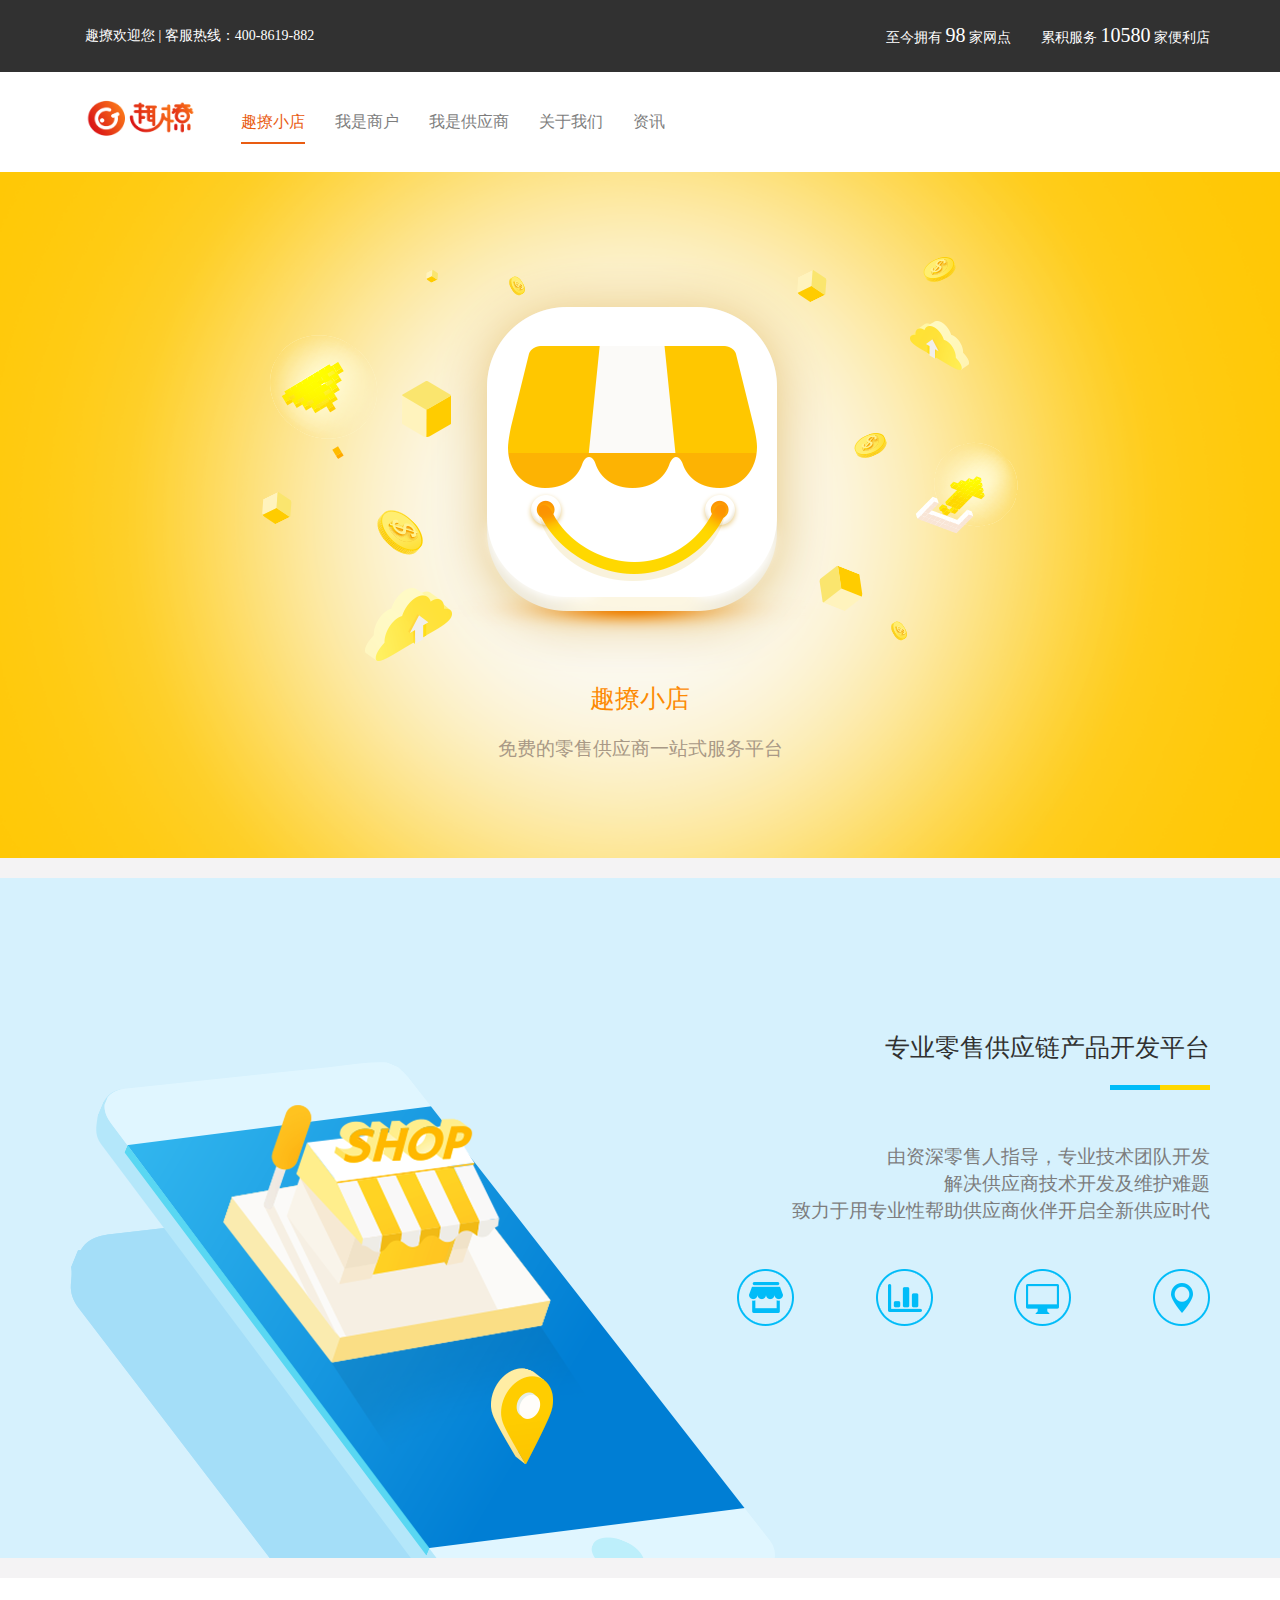
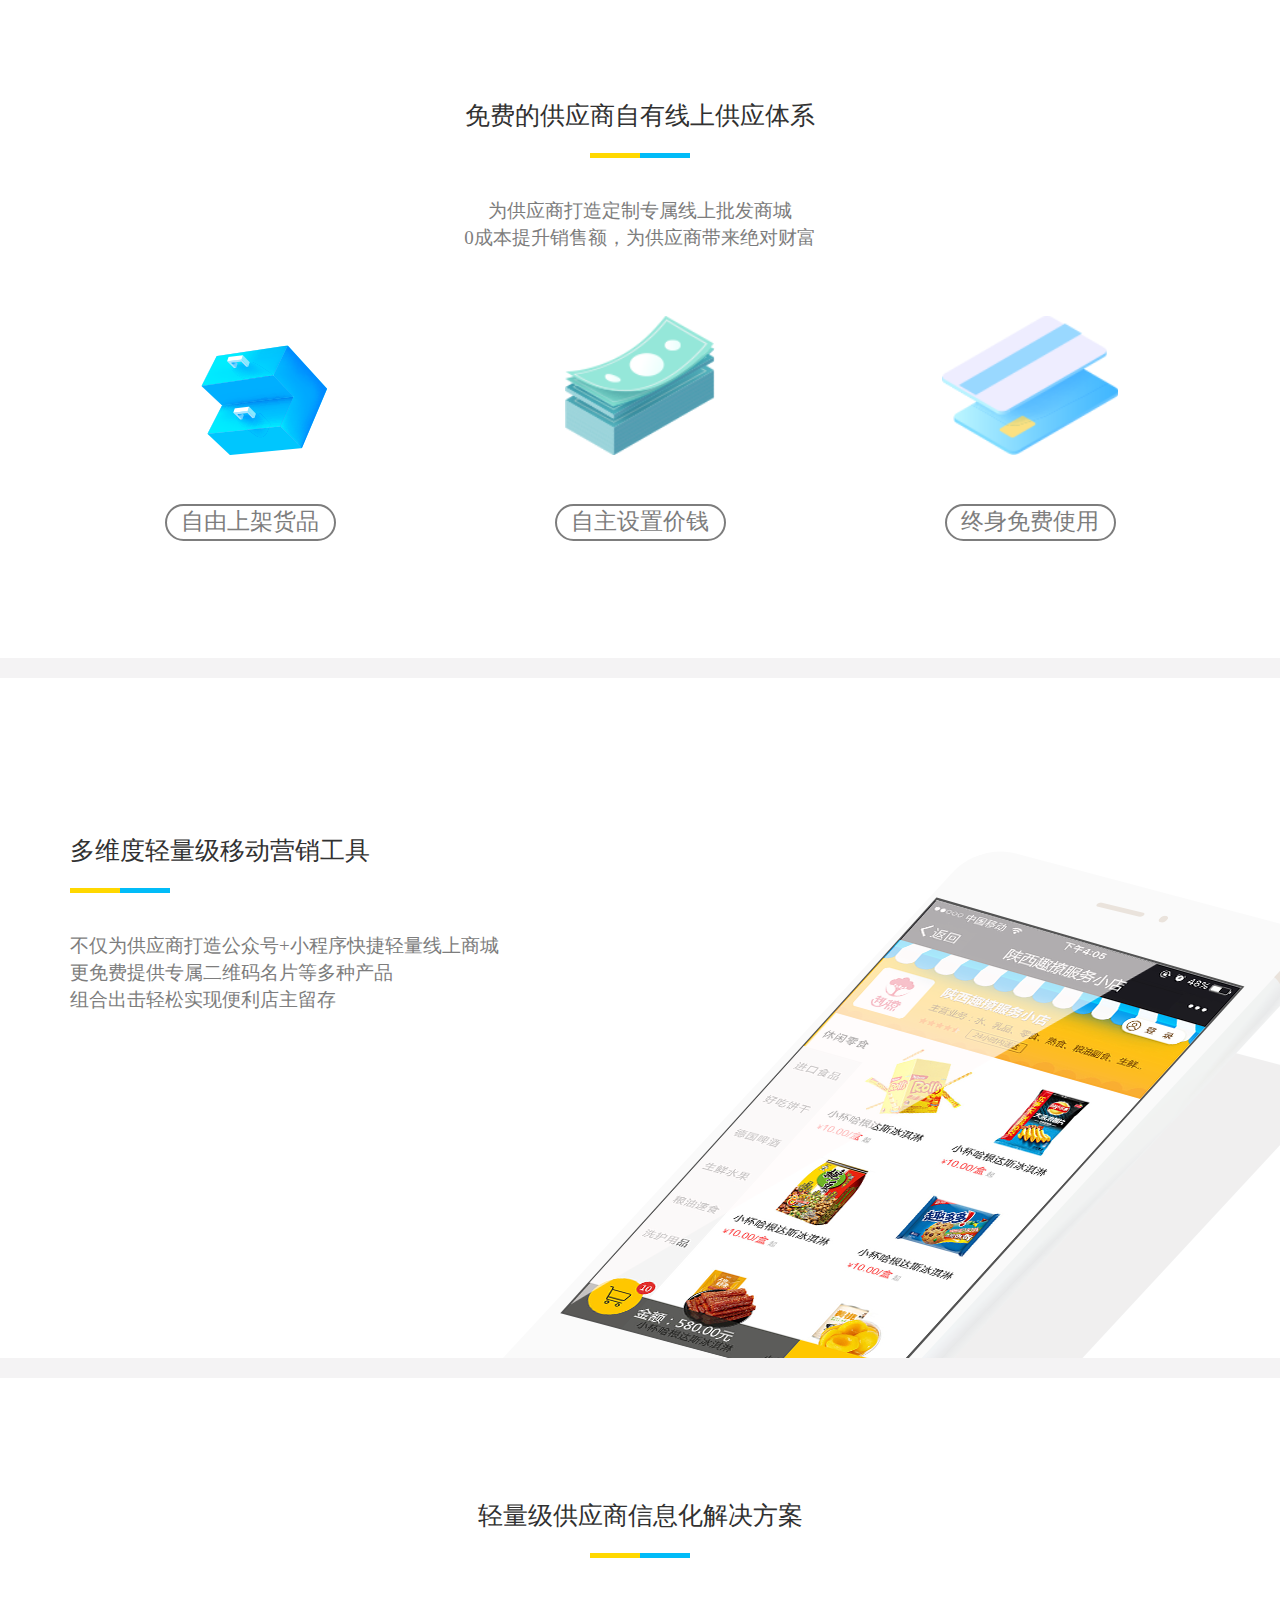
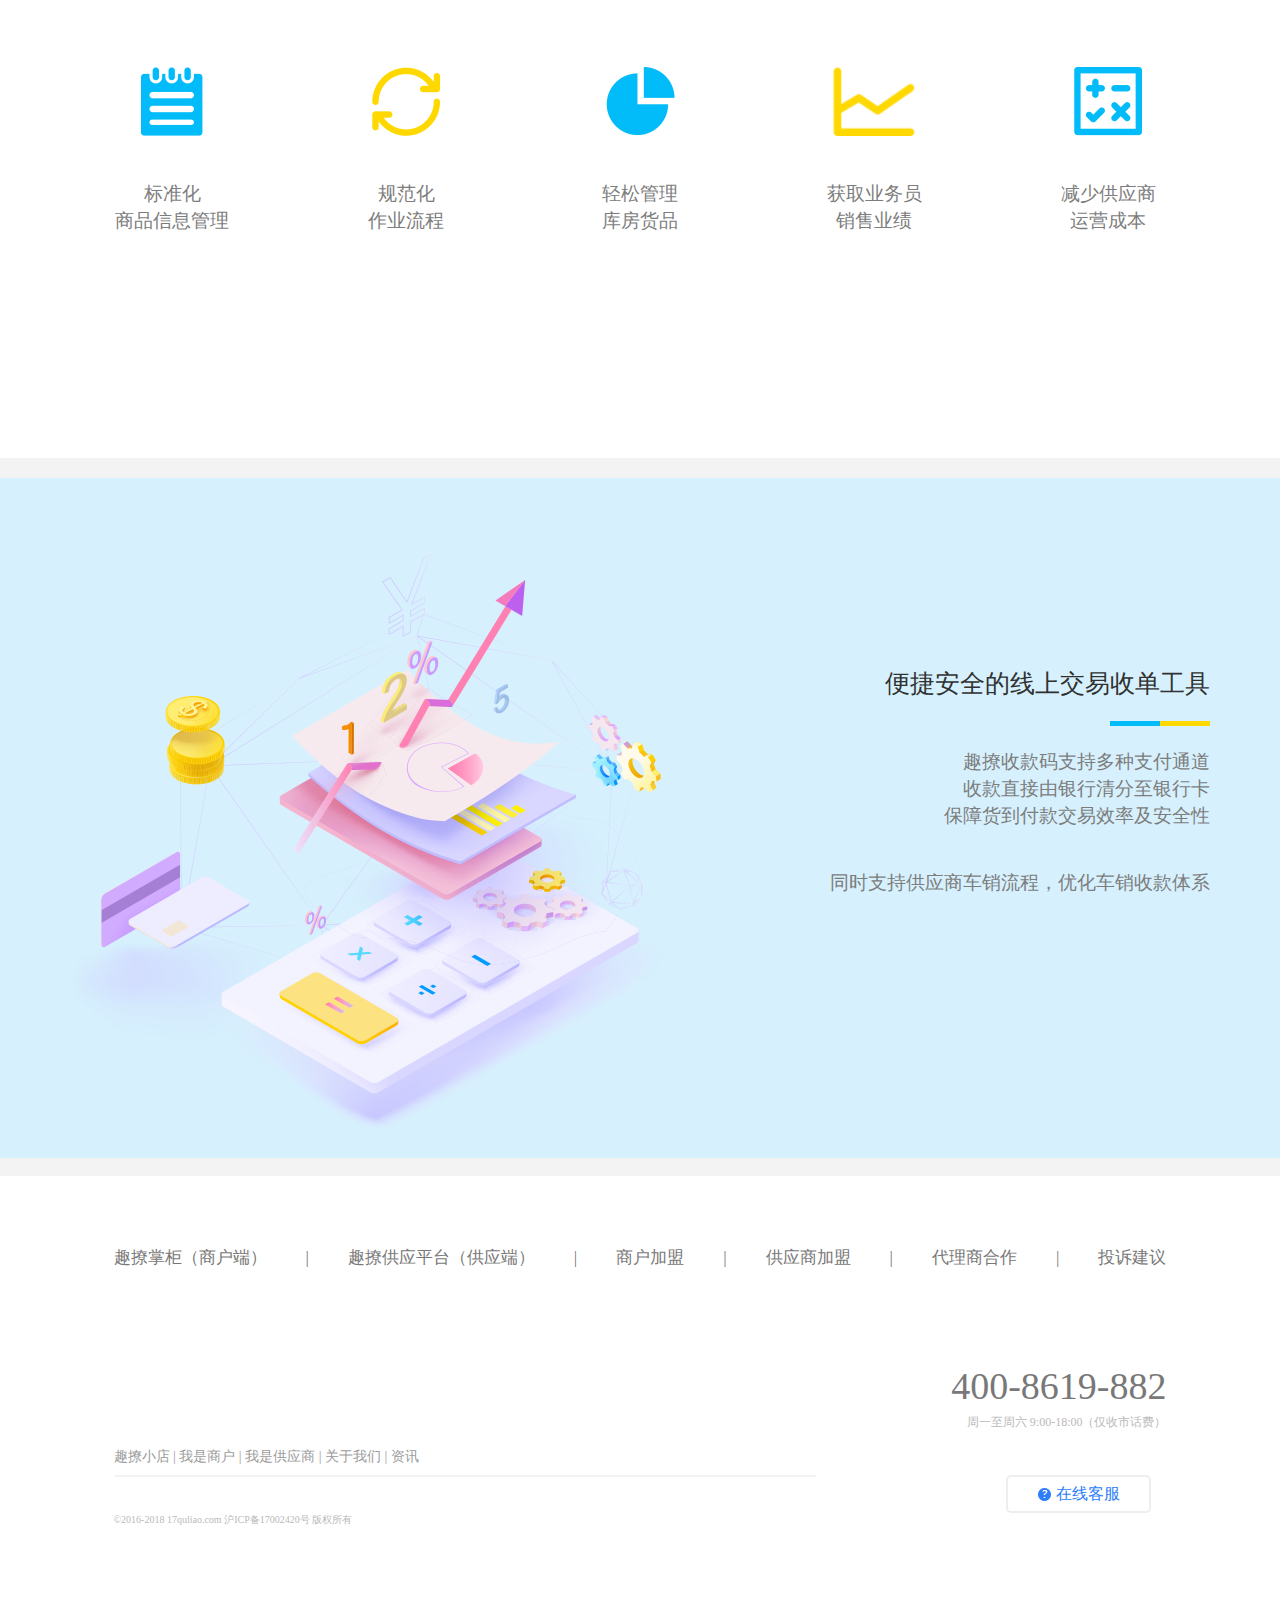
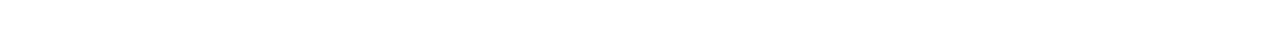
<file: index.html>
<!DOCTYPE html>
<html lang="en">
<head>
    <meta charset="UTF-8">
    <meta http-equiv="X-UA-Compatible" content="IE=8">
    <meta name="renderer" content="webkit">
    <meta name="Keywords" Content="趣撩,资弘,趣撩小店,车销,零售供应商,拓店,供应平台,线上供应,商品管理,运营报表,物流,业务平台,供应体系,供应链,线上批发,批发商城,移动营销,信息化">
    <meta name="viewport" content="width=device-width, initial-scale=1, maximum-scale=1, user-scalable=no">
    <title>资弘科技-趣撩小店&nbsp;&nbsp;&nbsp;&nbsp;&nbsp;&nbsp;&nbsp;&nbsp;-免费的零售供应链一站式服务平台：线上供应，移动营销，业务管理，快捷车销</title>
    <link rel="icon" href="page/img/logo.ico" type="image/x-icon">
    <link rel="stylesheet" type="text/css" href="page/css/bootstrap/bootstrap.min.css">
    <link rel="stylesheet" type="text/css" href="page/css/bootstrap/bootstrap-theme.css">
    <link rel="stylesheet" type="text/css" href="page/css/animate/animate.min.css">
    <link rel="stylesheet" type="text/css" href="page/css/index.css">
    <link rel="stylesheet" type="text/css" href="page/css/zihongpop.css">
</head>
<body>
<script type="text/javascript">
    if (navigator.userAgent.match(/mobile/i)) {
        top.location = 'https://www.zihongkeji.com/app/app_download/app_download.html';
    }
</script>
<div class="page-nav-top">
    <div class="container">
        <div class="navbar-text">
            <span style="color: #ffffff;">趣撩欢迎您</span>
            <span style="color: #ffffff;">|</span>
            <span style="color: #ffffff;">客服热线：400-8619-882</span>
        </div>
        <ul class="nav navbar-nav navbar-right">
            <li>

                <div class="navbar-text" style="margin-top: 10px;">
                    <span style="color: #ffffff;">至今拥有</span>
                    <span class="counter" style="color: #ffffff; font-size: 20px">98</span>
                    <span style="color: #ffffff;">家网点</span>
                </div>
            </li>
            <li>
                <div class="navbar-text" style="margin-top: 10px;">
                    <span style="color: #ffffff;">累积服务</span>
                    <span style="color: #ffffff; font-size: 20px" class="counter">10580</span>
                    <span style="color: #ffffff;">家便利店</span>
                </div>
            </li>
        </ul>
        <!--</div>-->
    </div>
</div>
<div class="page-nav">
    <div class="nav">
        <div class="container">
            <div class="navbar-text">
                <img src="page/img/index/logo.png" alt="" style="width: 111px;height: 42px">
            </div>
            <ul class="nav navbar-nav navbar-text">
                <li>
                    <a href="#" style="color: #e95c12;">
                        <div style="padding-bottom:10px;border-bottom: 2px solid #e95c12;color: #e95c12;">趣撩小店</div>
                    </a>
                </li>
                <li>
                    <a href="page/merchant.html" target="_self">
                        <div>我是商户</div>
                    </a>
                </li>
                <li>
                    <a href="page/supply.html" target="_self">
                        <div>我是供应商</div>
                    </a>
                </li>
                <li>
                    <a href="page/about.html" target="_self">
                        <div>关于我们</div>
                    </a>
                </li>
                <li>
                    <a href="page/information.html" target="_self">
                        <div>资讯</div>
                    </a>
                </li>
            </ul>
        </div>
    </div>
</div>
<div class="page-img">
    <div id="first-index-div">
        <div style="padding-top:85px;text-lign: center">
            <img id="first-index-img" src="page/img/index/index-money.png" class=" center-block animated">
        </div>
        <div id="first-index-text" style="margin-top:20px;text-align: center; ">
            <div style="color: #fd8a03 ;font-size: 25px">
                <div>趣撩小店</div>
            </div>
            <div style="margin-top: 18px">
                <div style="color: #a99986; font-size: 19px">
                    免费的零售供应商一站式服务平台
                </div>
            </div>
        </div>
    </div>
    <div id="second-index-div" style="margin-top: 20px">
        <div class="container">
            <div class="row">
                <div class="col-md-6">
                    <div id="second-index-img" style="margin-top:184px;height: 496px;width: 679px">
                        <img class="" src="page/img/index/index-2-phone.png" alt="">
                    </div>
                </div>
                <div class="col-md-6">
                    <div style="margin-top: 152px; text-align: right">
                        <div style="font-family: MicrosoftYaHei;font-size: 25px;color: #313131;">
                            专业零售供应链产品开发平台
                        </div>
                    </div>
                    <div style="margin-top: 19px">
                        <div style="float: right;">
                            <div style="background-color: #ffd800; width: 50px;height: 5px;">
                            </div>
                        </div>
                        <div style="float: right;">
                            <div style="background-color: #01bcf8; width: 50px;height: 5px;"></div>
                        </div>
                    </div>
                    <div style="margin-top: 77px; text-align: right">
                        <div style="font-family: MicrosoftYaHei;font-size: 19px;color: #7d7d7d;">
                            <div>由资深零售人指导，专业技术团队开发</div>
                            <div>解决供应商技术开发及维护难题</div>
                            <div>致力于用专业性帮助供应商伙伴开启全新供应时代</div>
                        </div>
                    </div>
                    <div style="margin-top: 45px;text-align: right">
                        <div class="col-md-3" style="padding-right: 0px">
                            <img src="page/img/index/index-2-1.png" alt="">
                        </div>
                        <div class="col-md-3" style="padding-right: 0px">
                            <img src="page/img/index/index-2-2.png" alt="">
                        </div>
                        <div class="col-md-3" style="padding-right: 0px">
                            <img src="page/img/index/index-2-3.png" alt="">
                        </div>
                        <div class="col-md-3" style="padding-right: 0px">
                            <img src="page/img/index/index-2-4.png" alt="">
                        </div>
                    </div>
                    <!--<div style="margin-top: 170px;text-align: right">-->
                    <!--<button id="first-index-btn" class="know-more"-->
                    <!--style="color: #7d7d7d;height: 37px;width: 136px;background-color:transparent ;border-radius: 18px;border: solid 1px #313131;outline: none">-->
                    <!--<div style="font-size: 16px;">了解详情</div>-->
                    <!--</button>-->
                    <!--</div>-->
                </div>
            </div>
        </div>
    </div>
    <div id="third-index-div" style="margin-top: 20px;height: 680px;background-color: #ffffff;">
        <div class="container">
            <div style="font-size: 25px;color: #313131;text-align: center;padding-top: 120px">
                <div>免费的供应商自有线上供应体系</div>
            </div>
            <div style="margin-top: 19px;position:relative;">
                <div style="display: inline; position: absolute;left:520px">
                    <div style="background-color: #ffd800; width: 50px;height: 5px;">
                    </div>
                </div>
                <div style="display: inline;position: absolute;left:570px">
                    <div style="background-color: #01bcf8; width: 50px;height: 5px;">
                    </div>
                </div>
            </div>
            <div style="margin-top: 63px;text-align: center;font-size: 19px;color: #7d7d7d;">
                <div>为供应商打造定制专属线上批发商城</div>
                <div>0成本提升销售额，为供应商带来绝对财富</div>
            </div>
            <div class="row" style="text-align: center;margin-top: 65px">
                <div class="col-md-4" id="third-col-first">
                    <div class="third-img-first">
                        <img src="page/img/index/index-3-1.png" class="img-responsive"
                             style="display: inline;height: 139px">
                    </div>
                    <div style="margin-top:49px;">
                        <div id="third-div-first"
                             style="width: 171px;border-radius: 19px;border: solid 2px #7d7d7d;margin-left: auto;margin-right: auto">
                            <span id="third-span-first" style="font-size: 23px;color: #7d7d7d;">自由上架货品</span>
                        </div>
                    </div>
                </div>
                <div class="col-md-4" id="third-col-second">
                    <div class="third-img-second">
                        <img src="page/img/index/index-3-2.png" class="img-responsive"
                             style="display: inline;height: 139px">
                    </div>
                    <div style="margin-top:49px;">
                        <div id="third-div-second"
                             style="width: 171px;border-radius: 20px;border: solid 2px #7d7d7d;margin-left: auto;margin-right: auto">
                            <span id="third-span-second" style="font-size: 23px;color: #7d7d7d;">自主设置价钱</span>
                        </div>
                    </div>
                </div>
                <div class="col-md-4" id="third-col-third">
                    <div class="third-img-third">
                        <img src="page/img/index/index-3-3.png" class="img-responsive" alt=""
                             style="display: inline;height: 139px">
                    </div>
                    <div style="margin-top:49px;">
                        <div id="third-div-third"
                             style="width: 171px;border-radius: 20px;border: solid 2px #7d7d7d;margin-left: auto;margin-right: auto">
                            <span id="third-span-third" style="font-size: 23px;color: #7d7d7d;">终身免费使用</span>
                        </div>
                    </div>
                </div>
            </div>
        </div>
    </div>
    <div id="fourth-index-div" style="margin-top: 20px;">
        <div class="container">
            <div class="col-md-5" style=" width: 38%;margin-right: 0;padding-left: 0;padding-right: 0px;">
                <div style="padding-top: 155px;text-align: left;">
                    <div style="font-size: 25px;color: #313131;">多维度轻量级移动营销工具</div>
                </div>
                <div style="margin-top: 19px">
                    <div style="float: left;">
                        <div style="background-color: #ffd800; width: 50px;height: 5px;">
                        </div>
                    </div>
                    <div style="float: left;">
                        <div style="background-color: #01bcf8; width: 50px;height: 5px;"></div>
                    </div>
                </div>
                <div style="margin-top: 63px;font-size: 19px;color: #7d7d7d;">
                    <div>不仅为供应商打造公众号+小程序快捷轻量线上商城</div>
                    <div>更免费提供专属二维码名片等多种产品</div>
                    <div>组合出击轻松实现便利店主留存</div>
                </div>
                <!--<div style="margin-top: 61px;">-->
                <!--<button id="second-index-btn" class="know-more"-->
                <!--style="color: #7d7d7d;height: 37px;width: 136px;background-color:transparent ;border-radius: 18px;border: solid 1px #313131;outline: none">-->
                <!--<div style="font-size: 16px;">-->
                <!--了解详情-->
                <!--</div>-->

                <!--</button>-->
                <!--</div>-->
            </div>
            <div class="col-md-6" style="margin-left: 0;padding-left: 0;">
                <div style="padding-top:173px;text-align: left">
                    <img id="fourth-index-img" src="page/img/index/index-4-phone.png" class="animated ">
                </div>
            </div>
            <div class="col-md-1">

            </div>
        </div>
    </div>
    <div id="fifth-index-div" style="margin-top: 20px;height: 680px;background-color: #ffffff;">
        <div class="container">
            <div style="font-size: 25px;color: #313131;text-align: center;padding-top: 120px">
                <div> 轻量级供应商信息化解决方案</div>
            </div>
            <div style="margin-top: 19px;position:relative;">
                <div style="display: inline; position: absolute;left:520px">
                    <div style="background-color: #ffd800; width: 50px;height: 5px;">
                    </div>
                </div>
                <div style="display: inline;position: absolute;left:570px">
                    <div style="background-color: #01bcf8; width: 50px;height: 5px;">
                    </div>
                </div>
            </div>
            <div class="row" style="text-align: center;margin-top: 133px">
                <div id="fifth-div-first" class="col-md-4" style="width: 20%">
                    <div>
                        <img id="fifth-img-first" src="page/img/index/index-5-1.png" class="img-responsive"
                             style="display: inline;height: 69px">
                    </div>
                    <div id="fifth-span-first"
                         style="margin-top:44px;text-align: center;font-size: 19px;color: #7d7d7d;">
                        <div>标准化</div>
                        <div>商品信息管理</div>
                    </div>
                </div>
                <div id="fifth-div-second" class="col-md-4" style="width: 20%">
                    <div>
                        <img id="fifth-img-second" src="page/img/index/index-5-2.png" class="img-responsive"
                             style="display: inline;height: 69px">
                    </div>
                    <div id="fifth-span-second"
                         style="margin-top:44px;text-align: center;font-size: 19px;color: #7d7d7d;">
                        <div>规范化</div>
                        <div>作业流程</div>
                    </div>
                </div>
                <div id="fifth-div-third" class="col-md-4" style="width: 20%">
                    <div>
                        <img id="fifth-img-third" src="page/img/index/index-5-3.png" class="img-responsive" alt=""
                             style="display: inline;height: 69px">
                    </div>
                    <div id="fifth-span-third"
                         style="margin-top:44px;text-align: center;font-size: 19px;color: #7d7d7d;">
                        <div>轻松管理</div>
                        <div>库房货品</div>
                    </div>
                </div>
                <div id="fifth-div-fourth" class="col-md-4" style="width: 20%">
                    <div>
                        <img id="fifth-img-fourth" src="page/img/index/index-5-4.png" class="img-responsive" alt=""
                             style="display: inline;height: 69px">
                    </div>
                    <div id="fifth-span-fourth"
                         style="margin-top:44px;text-align: center;font-size: 19px;color: #7d7d7d;">
                        <div>获取业务员</div>
                        <div>销售业绩</div>
                    </div>
                </div>
                <div id="fifth-div-fifth" class="col-md-4" style="width: 20%">
                    <div>
                        <img id="fifth-img-fifth" src="page/img/index/index-5-5.png" class="img-responsive" alt=""
                             style="display: inline;height: 69px">
                    </div>
                    <div id="fifth-span-fifth"
                         style="margin-top:44px;text-align: center;font-size: 19px;color: #7d7d7d;">
                        <div>减少供应商</div>
                        <div>运营成本</div>
                    </div>
                </div>
            </div>
        </div>
    </div>
    <div id="sixth-index-div" style="margin-top: 20px;">
        <div class="container">
            <div style="margin-top: 188px">
                <div style="text-align: right">
                    <div style="font-size: 25px;color: #313131;">
                        便捷安全的线上交易收单工具
                    </div>
                </div>
                <div style="margin-top: 19px">
                    <div style="float: right;">
                        <div style="background-color: #ffd800; width: 50px;height: 5px;">
                        </div>
                    </div>
                    <div style="float: right;">
                        <div style="background-color: #01bcf8; width: 50px;height: 5px;">
                        </div>
                    </div>
                </div>
                <div style="margin-top:46px;font-size: 19px;color: #7d7d7d;text-align: right">
                    <div>趣撩收款码支持多种支付通道</div>
                    <div>收款直接由银行清分至银行卡</div>
                    <div>保障货到付款交易效率及安全性</div>
                    <div style="margin-top: 40px">
                        <div>同时支持供应商车销流程，优化车销收款体系</div>
                    </div>
                </div>
            </div>
            <!--<div style="margin-top: 54px;text-align: right">-->
            <!--<button id="third-index-btn" class="know-more"-->
            <!--style="color: #7d7d7d;height: 37px;width: 136px;background-color:transparent ;border-radius: 18px;border: solid 1px #313131;outline: none">-->
            <!--<div style="font-size: 16px">-->
            <!--了解详情-->
            <!--</div>-->
            <!--</button>-->
            <!--</div>-->
        </div>
    </div>
    <div style="background-color: #ffffff;margin-top: 18px;padding-bottom: 105px">
        <div class="container" style="padding-top: 70px">
            <div class="row" style="font-family: MicrosoftYaHei;font-size: 17px;color: #797878;">
                <div class="col-md-1" style="width: 5%"></div>
                <div class="col-md-10" style="padding-left: 0;padding-right: 0;position: relative;width: 90%">
                    <div style="text-align: center;display: flex;justify-content: space-between">
                        <div id="index-footer-merchant">
                            趣撩掌柜（商户端）
                        </div>
                        <div>|</div>
                        <div id="index-footer-supply">
                            趣撩供应平台（供应端）
                        </div>
                        <div>|</div>
                        <div>
                            商户加盟
                        </div>
                        <div>|</div>
                        <div>
                            供应商加盟
                        </div>
                        <div>|</div>
                        <div>代理商合作</div>
                        <div>|</div>
                        <div>投诉建议</div>
                    </div>
                    <div id="index-tip-merchant" style="visibility: hidden;position: absolute;left: 2%">
                        <img src="page/img/index/index-merchant.png" alt="">
                    </div>
                    <div id="index-tip-supply" style="visibility: hidden;position: absolute;left: 25%">
                        <img src="page/img/index/index-supply.png" alt="">
                    </div>
                    <div id="index-tip-online" style="visibility: hidden;position: absolute;bottom: 20%;right: 2%;">
                        <img src="page/img/index/index-online.png" alt="">
                    </div>
                    <div style="padding-top: 89px;text-align: right;">
                        <div style="font-size: 38px;color: #797878;">
                            <div>
                                400-8619-882
                            </div>
                        </div>
                        <div style="font-family: MicrosoftYaHei;font-size: 12px;color: #bab9b9; ">
                            <div>
                                周一至周六 9:00-18:00（仅收市话费）
                            </div>
                        </div>
                    </div>
                    <div style="margin-top: 16px">
                        <div class="col-md-4" style="text-align: left;padding-left: 0;padding-right: 0;">
                            <div style="font-size: 14px;font-family: MicrosoftYaHeiLight;color: #9b9b9b;">
                                <div class="display-inline" onclick='window.open("index.html","_self") '>
                                    <a class="footer-color">趣撩小店</a></div>
                                <div class="display-inline">|</div>
                                <div class="display-inline" onclick='window.open("page/merchant.html","_self") '>
                                    <a class="footer-color">我是商户</a></div>
                                <div class="display-inline">|</div>
                                <div class="display-inline" onclick='window.open("page/supply.html","_self") '>
                                    <a class="footer-color">我是供应商</a></div>
                                <div class="display-inline">|</div>
                                <div class="display-inline" onclick='window.open("page/about.html","_self") '>
                                    <a class="footer-color">关于我们</a></div>
                                <div class="display-inline">|</div>
                                <div class="display-inline" onclick='window.open("page/information.html","_self") '>
                                    <a class="footer-color">资讯</a></div>
                            </div>
                        </div>
                        <div class="col-md-4">
                        </div>
                        <div class="col-md-4"></div>
                    </div>
                    <div style="margin-top: 44px;">
                        <div class="col-md-8" style="border: 1px solid #f4f3f4">
                            <div></div>
                        </div>
                        <div class="col-md-2"></div>
                        <div class="col-md-2" id="zihong-statement">
                            <button id="btn-index-contact">
                                <img src="page/img/index/index-7.png">
                                <span>在线客服</span>
                            </button>
                        </div>
                    </div>
                    <div style="text-align: left;font-family: MicrosoftYaHeiLight;font-size: 10px;color: #bab9b9;">
                        ©2016-2018&nbsp;17quliao.com&nbsp;沪ICP备17002420号&nbsp;版权所有
                    </div>
                </div>
                <div class="col-md-1" style="width: 5%"></div>
            </div>
        </div>
    </div>
    <div class="theme-popover-background">
        <div id="index-close-pop"
             style='background: url("page/img/pop/pop-close.png") no-repeat center center; background-size:cover ;float: right;height: 58px;width: 58px;'>
        </div>
        <div class="theme-popover">
            <div class="theme-poptit">
                <h3 style="font-size: 20px;color: #929292;">供应商合作申请</h3>
                <p style="font-size: 14px;color: #bebfbe;">以下信息请您如实填写，工作人员将会尽快与您联系</p>
            </div>
            <div class="theme-popbod">
                <form class="form-inline" style="font-size: 14px;color: #929292;">
                    <div style="padding-left: 60px">
                        <div class="form-group">
                            <span>联系人：</span>
                            <input type="text" class="form-control" placeholder="Jane Doe">
                        </div>
                        <div class="form-group" style="padding-left: 10px">
                            <span>手机：</span>
                            <input type="number" class="form-control" maxlength="13" placeholder="13312341234">
                        </div>
                        <div class="form-group" style="padding-left: 10px">
                            <span>固话：</span>
                            <input type="number" class="form-control" placeholder="选填">
                        </div>
                    </div>
                    <div class="inline-distract">
                        <span>店铺名称：</span>
                        <input style="width: 643px" type="email" class="form-control" placeholder="">
                    </div>
                    <div class="inline-distract">
                        <span>经营范围：</span>
                        <label class="radio-inline">
                            <input type="radio" name="inlineRadioOptions" value="option1"> 食品
                        </label>
                        <label class="radio-inline">
                            <input type="radio" name="inlineRadioOptions" value="option2"> 日用
                        </label>
                        <label class="radio-inline">
                            <input type="radio" name="inlineRadioOptions" value="option3"> 五金
                        </label>
                        <label class="radio-inline">
                            <input type="radio" name="inlineRadioOptions" value="option4"> 全品类
                        </label>
                        <label class="radio-inline">
                            <input type="radio" name="inlineRadioOptions" value="option5"> 其他
                        </label>
                    </div>
                    <div class="inline-distract">
                        <div style="float: left">
                            <span>类型：</span>
                            <label class="radio-inline">
                                <input type="radio" name="inlineRadioOptions" value="option1">厂家
                            </label>
                            <label class="radio-inline">
                                <input type="radio" name="inlineRadioOptions" value="option2">代理商
                            </label>
                            <label class="radio-inline">
                                <input type="radio" name="inlineRadioOptions" value="option3">经销商
                            </label>
                            <label class="radio-inline">
                                <input type="radio" name="inlineRadioOptions" value="option4">批发商
                            </label>
                        </div>
                        <div style="text-align: right;padding-right: 64px">
                            <span>是否有配送能力：</span>
                            <label class="radio-inline">
                                <input type="radio" name="inlineRadioOptions" value="option1">是
                            </label>
                            <label class="radio-inline">
                                <input type="radio" name="inlineRadioOptions" value="option2">否
                            </label>
                        </div>
                    </div>
                    <div class="inline-distract">
                        <span>供货区域：</span>
                        <div class="form-group" style="padding-left: 15px">
                            <input type="text" class="form-control" id="exampleInputName2" placeholder="陕西">
                            <span for="exampleInputName2">省</span>
                        </div>
                        <div class="form-group" style="padding-left: 15px">
                            <input type="email" class="form-control" placeholder="西安">
                            <span for="exampleInputEmail2">市</span>
                        </div>
                        <div class="form-group" style="padding-left: 15px">
                            <input type="email" class="form-control" id="exampleInputEmail2" placeholder="雁塔">
                            <span for="exampleInputEmail2">区</span>
                        </div>
                    </div>
                    <div class="inline-distract">
                        <span>您还有什么问题需要咨询吗？</span>
                        <div style="padding-top: 20px">
                            <textarea style="width: 720px;height: 61px;border-radius: 5px;border: solid 1px #c7c7c7;"
                                      name="" id="" cols="50" rows="3" placeholder="选填..."></textarea>
                        </div>
                    </div>
                    <div style="margin-top: 32px;text-align: center">
                        <button id="btn-index-close"
                                style="width: 193px;height: 51px;background-image: linear-gradient(6deg, #57a6e3 0%, #b6efa2 100%);border-radius: 8px;font-size: 20px;color: #ffffff;">
                            提交
                        </button>
                    </div>
                </form>
            </div>
        </div>
    </div>
    <div class="theme-popover-mask"></div>
</div>
<script src="page/js/jquery/jquery.min.js" type="text/javascript" charset="utf-8"></script>
<script src="page/js/jquery/jquery.countup.min.js" type="text/javascript" charset="utf-8"></script>
<script src="page/js/jquery/jquery.waypoints.min.js" type="text/javascript" charset="utf-8"></script>
<script src="page/js/bootstrap/bootstrap.min.js" type="text/javascript" charset="utf-8"></script>
<script src="page/js/wow.js" type="text/javascript" charset="utf-8"></script>
<script src="page/js/index.js" type="text/javascript" charset="utf-8"></script>
</body>
</html>
</file>
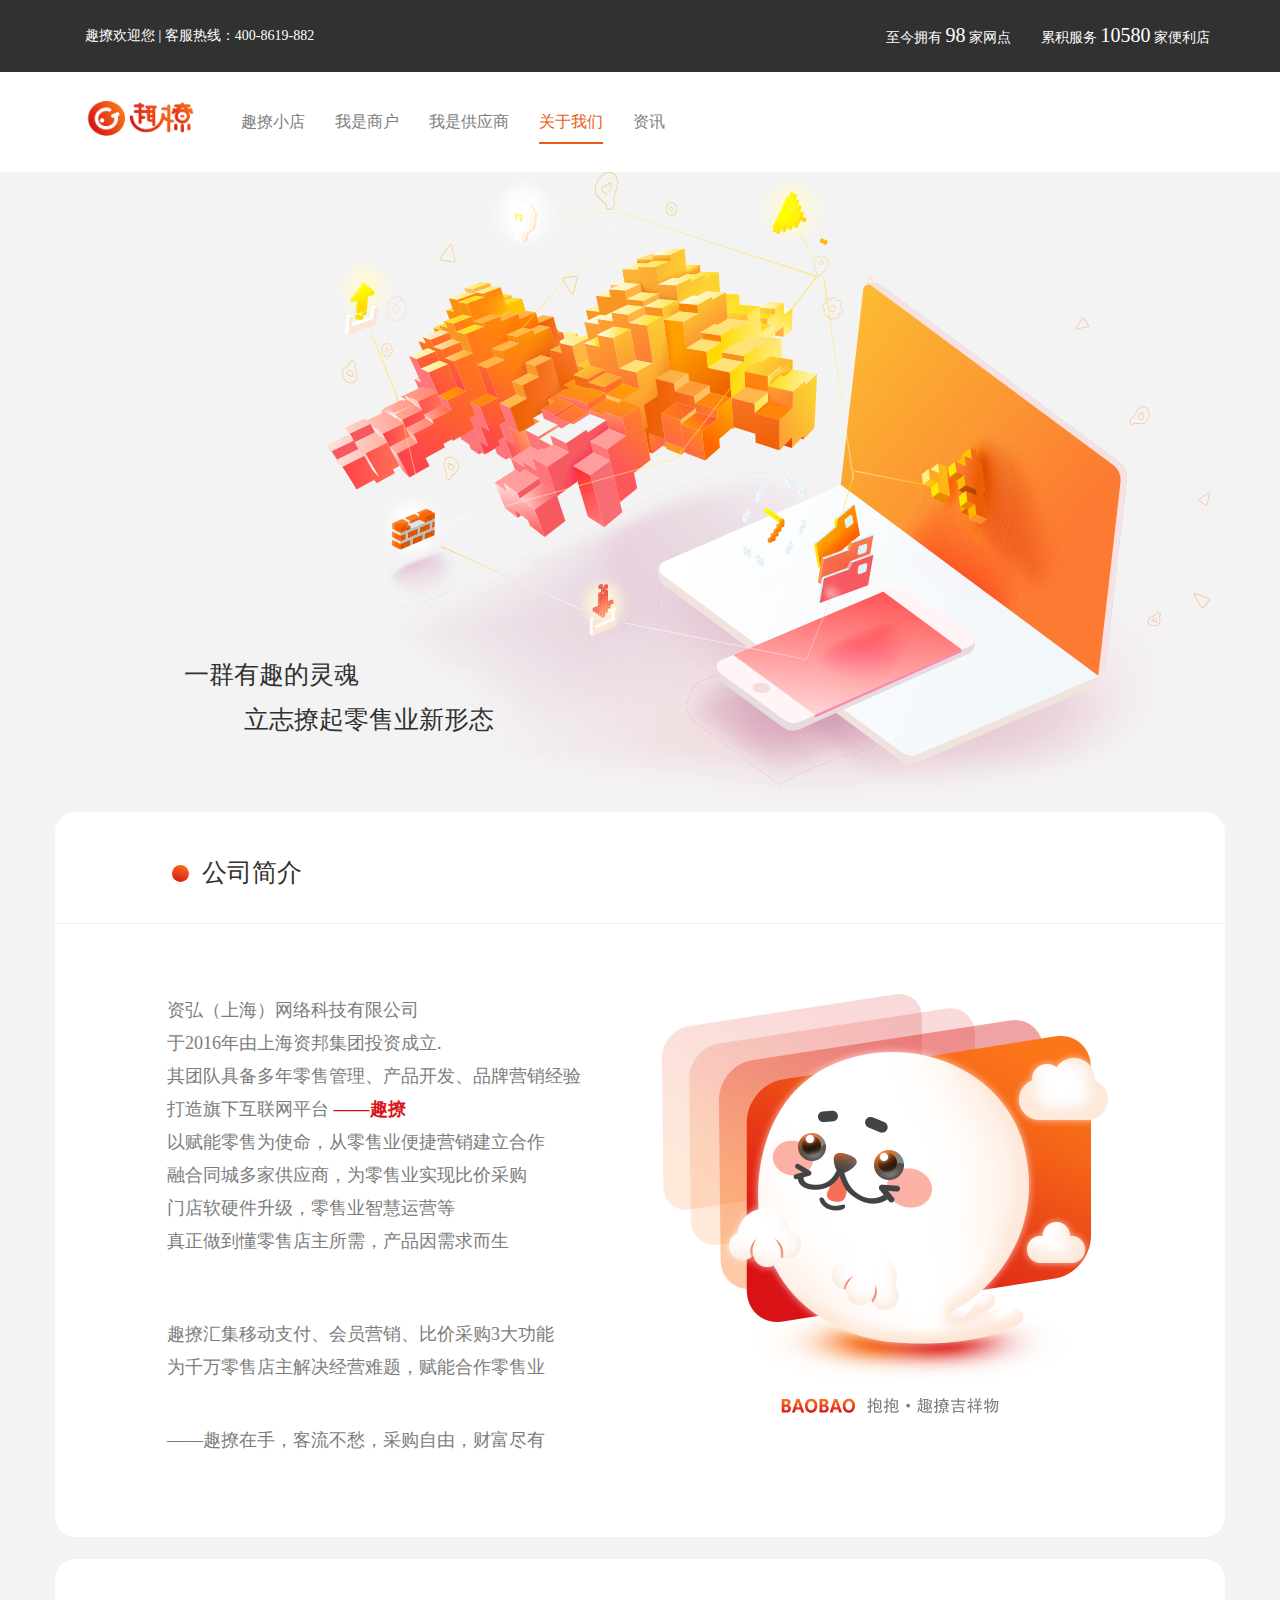
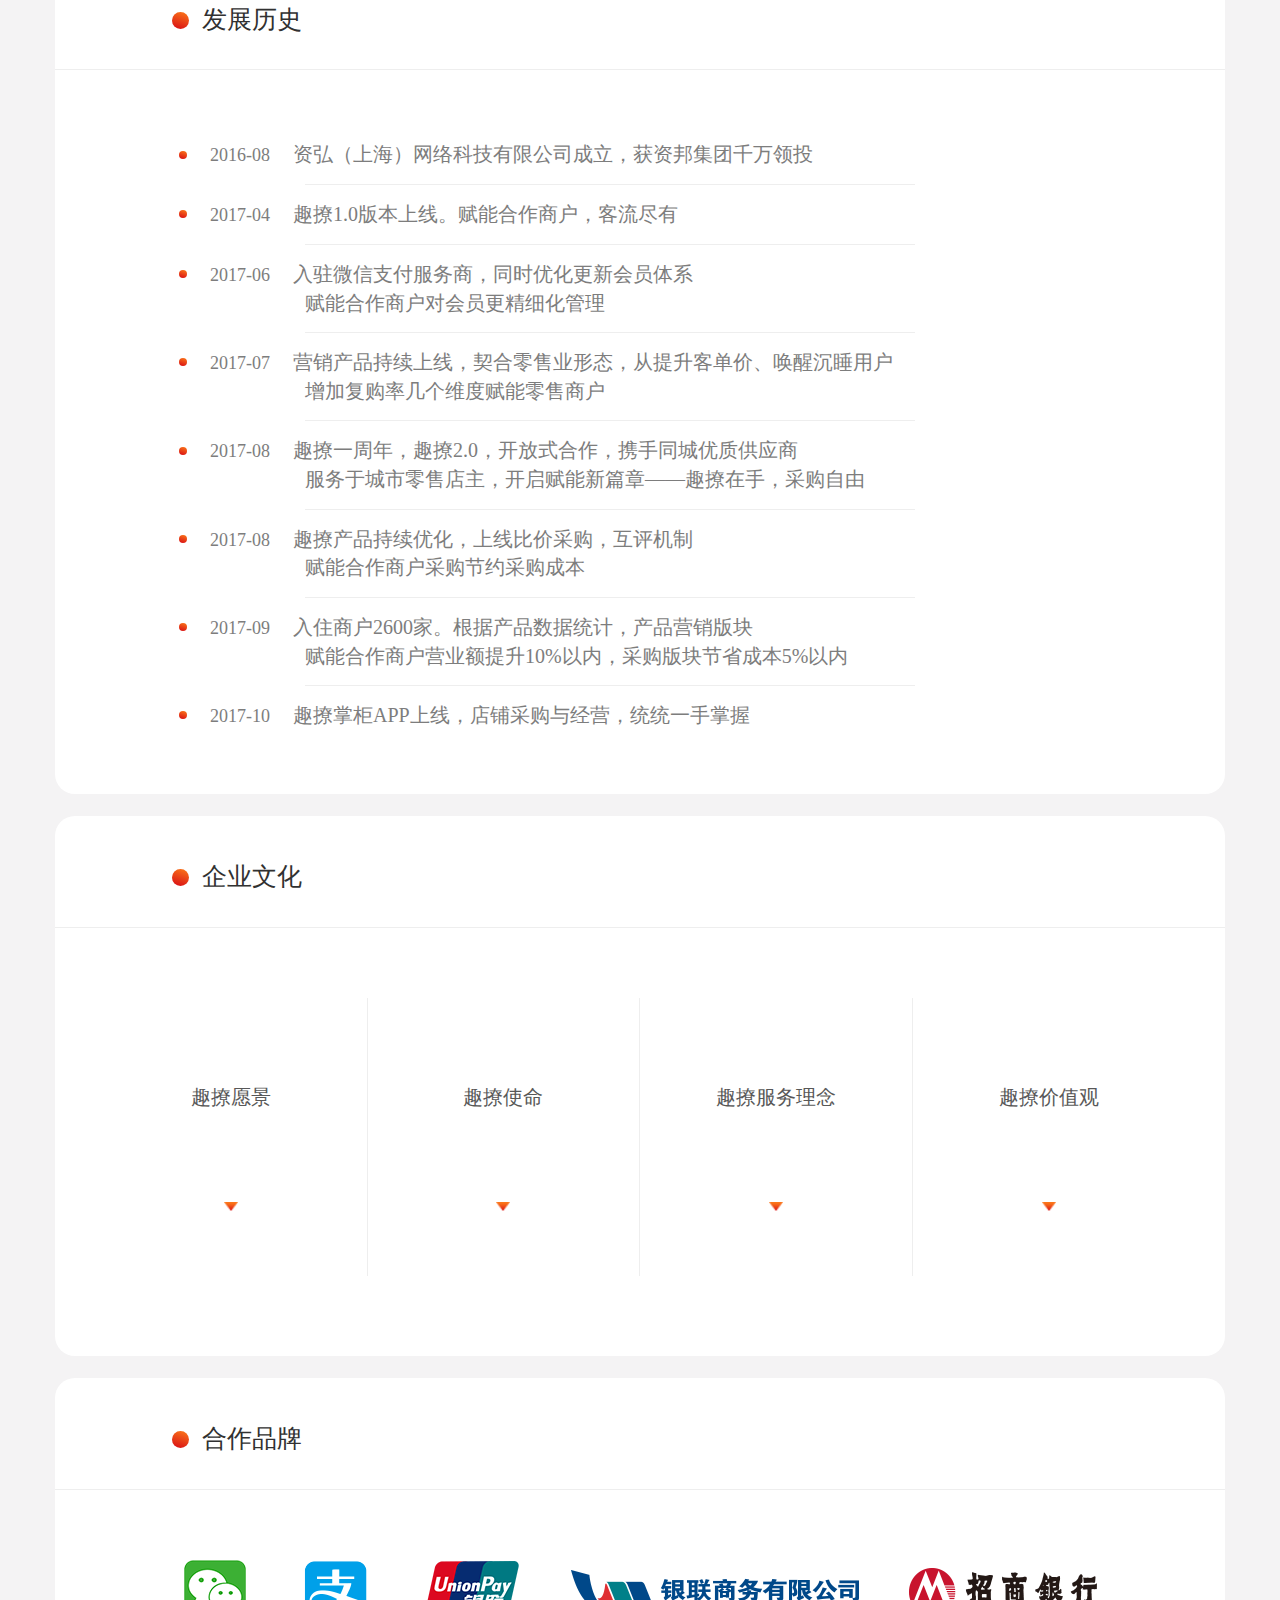
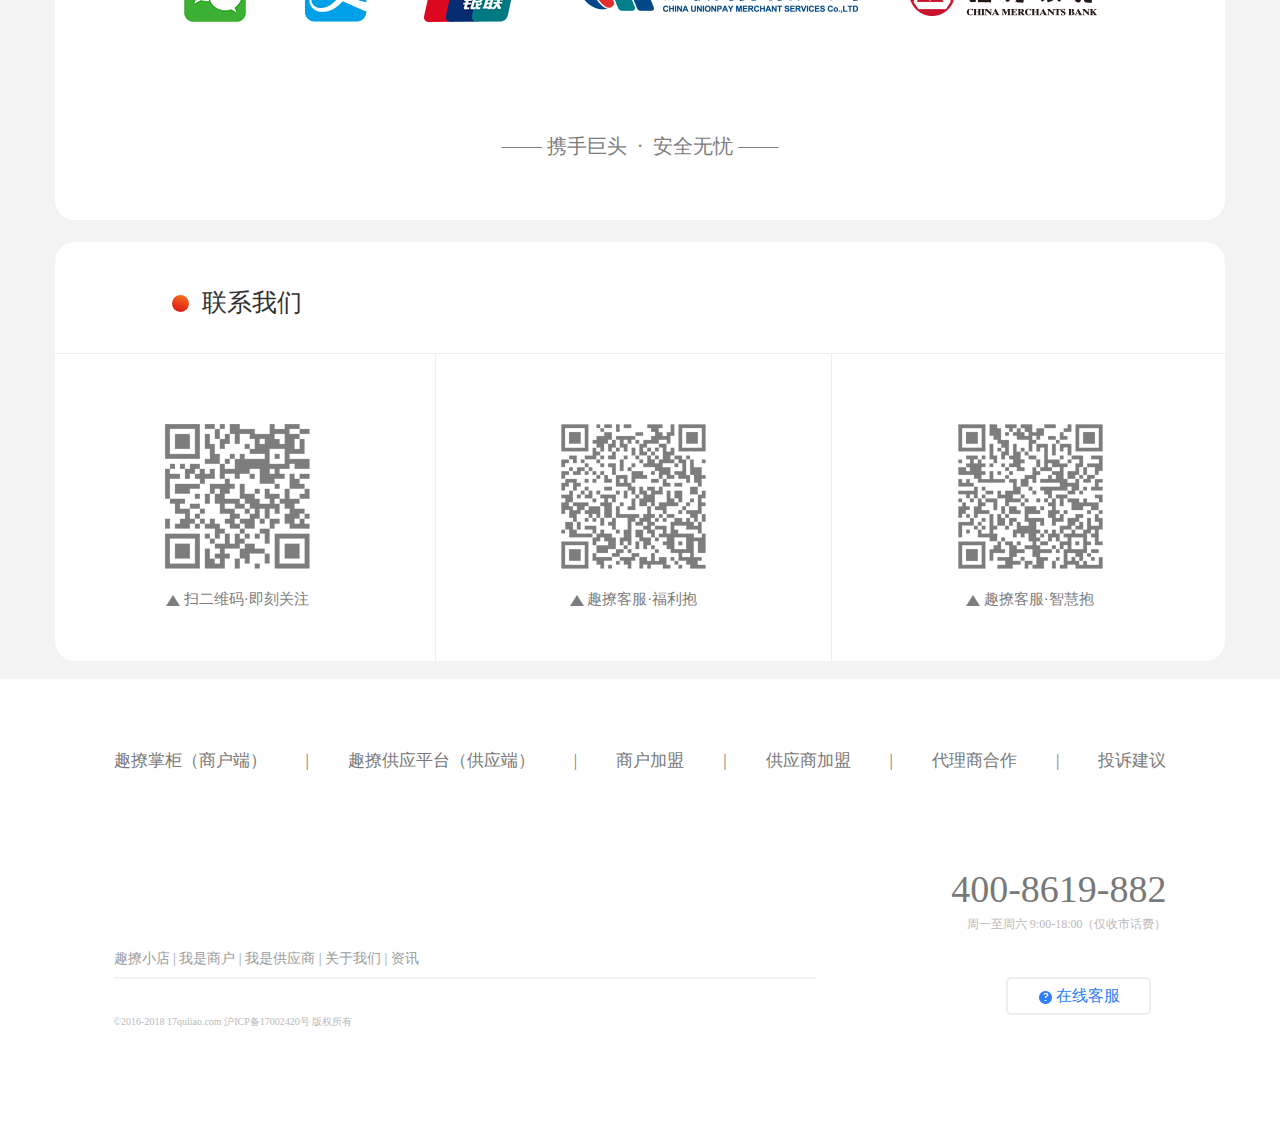
<file: page/about.html>
<!DOCTYPE html>
<html lang="en">
<head>
    <meta charset="UTF-8">
    <meta http-equiv="X-UA-Compatible" content="IE=8">
    <title>资弘科技-关于趣撩&nbsp;&nbsp;&nbsp;&nbsp;&nbsp;&nbsp;&nbsp;&nbsp;-一群有趣的灵魂，立志撩起零售业新形态</title>
    <meta name="Keywords" Content="有趣的灵魂,零售业,趣撩,资弘,资邦,趣撩愿景,趣撩使命,服务理念,价值观,银联商务,招商银行 ">
    <link rel="icon" href="img/logo.ico" type="image/x-icon">
    <link rel="stylesheet" type="text/css" href="css/bootstrap/bootstrap.min.css">
    <link rel="stylesheet" type="text/css" href="css/bootstrap/bootstrap-theme.css">
    <link rel="stylesheet" type="text/css" href="css/animate/animate.min.css">
    <link rel="stylesheet" type="text/css" href="css/index.css">
    <link rel="stylesheet" type="text/css" href="css/about.css">
</head>
<body>
<script type="text/javascript">
    if (navigator.userAgent.match(/mobile/i)) {
        top.location = 'https://www.zihongkeji.com/app/app_download/app_download.html';
    }
</script>
<div class="page-nav-top">
    <div class="nav">
        <div class="container">
            <div class="navbar-text">
                <span style="color: #ffffff;">趣撩欢迎您</span>
                <span style="color: #ffffff;">|</span>
                <span style="color: #ffffff;">客服热线：400-8619-882</span>
            </div>
            <ul class="nav navbar-nav navbar-right">
                <li>

                    <div class="navbar-text" style="margin-top: 10px;">
                        <span style="color: #ffffff;">至今拥有</span>
                        <span style="color: #ffffff; font-size: 20px" class="counter">98</span>
                        <span style="color: #ffffff;">家网点</span>
                    </div>
                </li>
                <li>
                    <div class="navbar-text" style="margin-top: 10px;">
                        <span style="color: #ffffff;">累积服务</span>
                        <span style="color: #ffffff; font-size: 20px" class="counter">10580</span>
                        <span style="color: #ffffff;">家便利店</span>
                    </div>
                </li>
            </ul>
        </div>
    </div>
</div>
<div class="page-nav">
    <div class="nav">
        <div class="container">
            <div class="navbar-text">
                <img src="img/index/logo.png" alt="" style="width: 111px;height: 42px">
            </div>
            <ul class="nav navbar-nav navbar-text">
                <li>
                    <a href="../index.html" target="_self">
                        <div>趣撩小店</div>
                    </a>
                </li>
                <li>
                    <a href="merchant.html" target="_self">
                        <div>我是商户</div>
                    </a>
                </li>
                <li>
                    <a href="supply.html" target="_self">
                        <div>我是供应商</div>
                    </a>
                </li>
                <li>
                    <a href="#" style="color: #e95c12;">
                        <div style="padding-bottom:10px;border-bottom: 2px solid #e95c12;color: #e95c12;">关于我们</div>
                    </a>
                </li>
                <li>
                    <a href="information.html" target="_self">
                        <div>资讯</div>
                    </a>
                </li>
            </ul>
        </div>
    </div>
</div>
<div class="page-img">
    <div class="container">
        <div id="first-about-div">
            <div id="first-about-text"
                 style="position: relative;top: 75%;left: 10%;line-height: 45px;font-family: MicrosoftYaHeiLight;
                 font-size: 25px; color:#313131;
            ">
                <div>一群有趣的灵魂</div>
                <div style="margin-left: 60px;">立志撩起零售业新形态</div>
            </div>
        </div>
    </div>
</div>
<div class="page-about-info">
    <div class="container container-about">
        <div style="position: relative; left: 10%;" class="list-distract">
            <div class="company-icon"></div>
            <div class="company-list">公司简介</div>
        </div>
        <div class="company-line"></div>
        <div id="page-about-first" style="margin-top: 37px">
            <div style="float: right;padding-right: 110px">
                <img src="img/about/about-2.png" class="img-responsive">
            </div>
            <div style="float: left;font-size: 18px;line-height: 33px; padding-left: 112px; margin-bottom: 80px; font-family: MicrosoftYaHeiLight;color: #7d7d7d">
                <p class="text-left">资弘（上海）网络科技有限公司</p>
                <p class="text-left">于2016年由上海资邦集团投资成立.</p>
                <p class="text-left">其团队具备多年零售管理、产品开发、品牌营销经验</p>
                <p class="text-left">打造旗下互联网平台
                    <strong style="color: #da1316">——趣撩</strong>
                </p>
                <p class="text-left">以赋能零售为使命，从零售业便捷营销建立合作</p>
                <p class="text-left">融合同城多家供应商，为零售业实现比价采购</p>
                <p class="text-left">门店软硬件升级，零售业智慧运营等</p>
                <p class="text-left">真正做到懂零售店主所需，产品因需求而生</p>
                <div style="height: 60px"></div>
                <p class="text-left">趣撩汇集移动支付、会员营销、比价采购3大功能</p>
                <p class="text-left">为千万零售店主解决经营难题，赋能合作零售业</p>
                <div style="height: 40px"></div>
                <p class="text-left">——趣撩在手，客流不愁，采购自由，财富尽有</p>
            </div>
        </div>
    </div>
</div>
<div id="company-history">
    <div class="container container-about" style="margin-top: 22px;padding-bottom: 64px">
        <div class="list-distract">
            <div class="company-icon"></div>
            <div class="company-list">发展历史</div>
        </div>
        <div class="company-line"></div>
        <div class="company-history-list-info">
            <div class="display-inline company-history-icon"></div>
            <div class="display-inline company-history-list">2016-08</div>
            <div class="display-inline company-history-info">资弘（上海）网络科技有限公司成立，获资邦集团千万领投</div>
        </div>
        <div class="company-history-line"></div>
        <div class="company-history-list-info">
            <div class="display-inline company-history-icon"></div>
            <div class="display-inline company-history-list">2017-04</div>
            <div class="display-inline company-history-info">趣撩1.0版本上线。赋能合作商户，客流尽有</div>
        </div>
        <div class="company-history-line"></div>
        <div class="company-history-list-info">
            <div class="display-inline company-history-icon-more"></div>
            <div class="display-inline company-history-list">2017-06</div>
            <div class="display-inline company-history-info">入驻微信支付服务商，同时优化更新会员体系</div>
            <div class="company-history-info-more">赋能合作商户对会员更精细化管理</div>
        </div>
        <div class="company-history-line"></div>
        <div class="company-history-list-info">
            <div class="display-inline company-history-icon-more"></div>
            <div class="display-inline company-history-list">2017-07</div>
            <div class="display-inline company-history-info">营销产品持续上线，契合零售业形态，从提升客单价、唤醒沉睡用户</div>
            <div class="company-history-info-more">增加复购率几个维度赋能零售商户</div>
        </div>
        <div class="company-history-line"></div>
        <div class="company-history-list-info">
            <div class="display-inline company-history-icon-more"></div>
            <div class="display-inline company-history-list">2017-08</div>
            <div class="display-inline company-history-info">趣撩一周年，趣撩2.0，开放式合作，携手同城优质供应商</div>
            <div class="company-history-info-more"> 服务于城市零售店主，开启赋能新篇章——趣撩在手，采购自由</div>
        </div>
        <div class="company-history-line"></div>
        <div class="company-history-list-info">
            <div class="display-inline company-history-icon-more"></div>
            <div class="display-inline company-history-list">2017-08</div>
            <div class="display-inline company-history-info"> 趣撩产品持续优化，上线比价采购，互评机制</div>
            <div class="company-history-info-more">赋能合作商户采购节约采购成本</div>
        </div>
        <div class="company-history-line"></div>
        <div class="company-history-list-info">
            <div class="display-inline company-history-icon-more"></div>
            <div class="display-inline company-history-list">2017-09</div>
            <div class="display-inline company-history-info">入住商户2600家。根据产品数据统计，产品营销版块</div>
            <div class="company-history-info-more">赋能合作商户营业额提升10%以内，采购版块节省成本5%以内</div>
        </div>
        <div class="company-history-line"></div>
        <div class="company-history-list-info">
            <div class="display-inline company-history-icon"></div>
            <div class="display-inline company-history-list">2017-10</div>
            <div class="display-inline company-history-info">趣撩掌柜APP上线，店铺采购与经营，统统一手掌握</div>
        </div>
    </div>
</div>

<div id="company-culture" style="margin-top: 22px;">
    <div class="container container-about">
        <div class="list-distract">
            <div class="company-icon"></div>
            <div class="company-list">企业文化</div>
        </div>
        <div class="company-line"></div>
        <div class="row" style="margin-bottom: 80px;text-align: center;padding-left: 55px;padding-right: 55px">
            <div class="col-md-4" id="culture-first"
                 style="width:25%;border-right: 1px solid #eeeeee;padding-top: 20px">
                <div id="culture-first-title" class="about-culture-title">趣撩愿景</div>
                <div id="culture-first-img" class="about-culture-img" ></div>
                <div id="culture-first-text-first" class="about-culture-text">成为中国零售业</div>
                <div id="culture-first-text-second" class="about-culture-text">一流的服务商</div>
    </div>
            <div class="col-md-4" id="culture-second"
                 style="width:25%;border-right: 1px solid #eeeeee;padding-top: 20px">
                <div id="culture-second-title" class="about-culture-title">趣撩使命</div>
                <div id="culture-second-img" class="about-culture-img"></div>
                <div id="culture-second-text" class="about-culture-text">让零售买卖更高效</div>
            </div>
            <div class="col-md-4" id="culture-third"
                 style="width:25%;border-right: 1px solid #eeeeee;padding-top: 20px">
                <div id="culture-third-title" class="about-culture-title">趣撩服务理念</div>
                <div id="culture-third-img" class="about-culture-img"></div>
                <div id="culture-third-text" class="about-culture-text">客户第一&nbsp;员工第二</div>
            </div>
            <div class="col-md-4" id="culture-fourth" style="width:25%;padding-top: 20px">
                <div id="culture-fourth-title" class="about-culture-title">趣撩价值观</div>
                <div id="culture-fourth-img" class="about-culture-img"></div>
                <div id="culture-fourth-text-first" class="about-culture-text">精进&nbsp;有趣</div>
                <div id="culture-fourth-text-second" class="about-culture-text">会撩&nbsp;超和谐</div>
            </div>
        </div>
    </div>
</div>
<div id="cooperation" style="margin-top: 22px;">
    <div class="container container-about">
        <div class="list-distract">
            <div class="company-icon"></div>
            <div class="company-list">合作品牌</div>
        </div>
        <div class="company-line"></div>
        <div class="row" style="text-align: center">
            <div>
                <img src="img/about/about-communication.png" alt="">
            </div>
        </div>
        <div id="cooperation-text" style="margin-top: 110px">
            <div style="text-align:center; color: #7d7d7d ; font-size: 20px; font-family: MicrosoftYaHeiLight;margin-bottom: 60px;">
                ——&nbsp;携手巨头&nbsp;&nbsp;·&nbsp;&nbsp;安全无忧&nbsp;——
            </div>
        </div>
    </div>
</div>
<div id="contact-us" style="margin-top: 22px;padding-bottom: 0px">
    <div class="container container-about">
        <div class="list-distract">
            <div class="company-icon"></div>
            <div class="company-list">联系我们</div>
        </div>
        <div class="company-line" style="margin-bottom: 0px"></div>
        <div class="row">
            <div id="contact-us-first" class="col-md-4"
                 style="width:33% ;text-align: center;border-right: 1px solid #eeeeee;">
                <img id="contact-us-first-img" src="img/about/about-code-1.png" class="img-responsive"
                     style="display: inline;margin-top:70px;">
                <div style="margin-top: 20px;margin-bottom: 50px;">
                    <img src="img/about/about-code-black.png"
                         style="text-align: center;margin-left: auto;margin-right: auto;">
                    <span style="font-size: 15px;color: #7d7d7d;">扫二维码·即刻关注</span>
                </div>
            </div>
            <div id="contact-us-second" class="col-md-4"
                 style="width:33% ;text-align: center;border-right: 1px solid #eeeeee;">
                <img id="contact-us-second-img" src="img/about/about-code-2.png" class="img-responsive"
                     style="display: inline;margin-top:70px;">
                <div style="margin-top: 20px;margin-bottom: 50px;">
                    <img src="img/about/about-code-black.png"
                         style="text-align: center;margin-left: auto;margin-right: auto;">
                    <span style="font-size: 15px;color: #7d7d7d;">趣撩客服·福利抱</span>
                </div>
            </div>
            <div id="contact-us-third" class="col-md-4" style="width:33% ;text-align: center">
                <img id="contact-us-third-img" src="img/about/about-code-3.png" class="img-responsive"
                     style="display: inline;margin-top:70px;">
                <div style="margin-top: 20px;margin-bottom: 50px;">
                    <img src="img/about/about-code-black.png"
                         style="text-align: center;margin-left: auto;margin-right: auto;">
                    <span style="font-size: 15px;color: #7d7d7d;">趣撩客服·智慧抱</span>
                </div>
            </div>
        </div>
    </div>
</div>

<div style="background-color: #ffffff;margin-top: 18px;padding-bottom: 105px">
    <div class="container" style="padding-top: 70px">
        <div class="row" style="font-family: MicrosoftYaHei;font-size: 17px;color: #797878;">
            <div class="col-md-1" style="width: 5%"></div>
            <div class="col-md-10" style="text-align: center;padding-left: 0;padding-right: 0;position: relative;width: 90%">
                <div style="text-align: center;display: flex;justify-content: space-between">
                    <div id="index-footer-merchant">
                        趣撩掌柜（商户端）
                    </div>
                    <div>|</div>
                    <div id="index-footer-supply">
                        趣撩供应平台（供应端）
                    </div>
                    <div>|</div>
                    <div>
                        商户加盟
                    </div>
                    <div>|</div>
                    <div>
                        供应商加盟
                    </div>
                    <div>|</div>
                    <div>代理商合作</div>
                    <div>|</div>
                    <div>投诉建议</div>
                </div>
                <div id="index-tip-merchant" style="visibility: hidden;position: absolute;left: 2%">
                    <img src="img/index/index-merchant.png" alt="">
                </div>
                <div id="index-tip-supply" style="visibility: hidden;position: absolute;left: 25%">
                    <img src="img/index/index-supply.png" alt="">
                </div>
                <div id="index-tip-online" style="visibility: hidden;position: absolute;bottom: 20%;right: 2%;">
                    <img src="img/index/index-online.png" alt="">
                </div>
                <div style="padding-top: 89px;text-align: right;">
                    <div style="font-size: 38px;color: #797878;">
                        <div>
                            400-8619-882
                        </div>
                    </div>
                    <div style="font-family: MicrosoftYaHei;font-size: 12px;color: #bab9b9; ">
                        <div>
                            周一至周六 9:00-18:00（仅收市话费）
                        </div>
                    </div>
                </div>
                <div style="margin-top: 16px">
                    <div class="col-md-4" style="text-align: left;padding-left: 0;padding-right: 0;">
                        <div style="font-size: 14px;font-family: MicrosoftYaHeiLight;color: #9b9b9b;">
                            <div class="display-inline" onclick='window.open("../index.html","_self") '>
                                <a class="footer-color">趣撩小店</a></div>
                            <div class="display-inline">|</div>
                            <div class="display-inline" onclick='window.open("../page/merchant.html","_self") '>
                                <a class="footer-color">我是商户</a></div>
                            <div class="display-inline">|</div>
                            <div class="display-inline" onclick='window.open("../page/supply.html","_self") '>
                                <a class="footer-color">我是供应商</a></div>
                            <div class="display-inline">|</div>
                            <div class="display-inline" onclick='window.open("../page/about.html","_self") '>
                                <a class="footer-color">关于我们</a></div>
                            <div class="display-inline">|</div>
                            <div class="display-inline" onclick='window.open("../page/information.html","_self") '>
                                <a class="footer-color">资讯</a></div>
                        </div>
                    </div>
                    <div class="col-md-4">
                    </div>
                    <div class="col-md-4"></div>
                </div>
                <div style="margin-top: 44px;">
                    <div class="col-md-8" style="border: 1px solid #f4f3f4">
                        <div></div>
                    </div>
                    <div class="col-md-2"></div>
                    <div class="col-md-2" id="zihong-statement">
                        <button id="btn-index-contact">
                            <img src="img/index/index-7.png">
                            <span>在线客服</span>
                        </button>
                    </div>
                </div>
                <div style="text-align: left;font-family: MicrosoftYaHeiLight;font-size: 10px;color: #bab9b9;">
                    ©2016-2018&nbsp;17quliao.com&nbsp;沪ICP备17002420号&nbsp;版权所有
                </div>
            </div>
            <div class="col-md-1" style="width: 5%"></div>
        </div>
    </div>
</div>
<script src="js/jquery/jquery.min.js" type="text/javascript" charset="utf-8"></script>
<script src="js/jquery/jquery.countup.min.js" type="text/javascript" charset="utf-8"></script>
<script src="js/jquery/jquery.waypoints.min.js" type="text/javascript" charset="utf-8"></script>
<script src="js/bootstrap/bootstrap.js" type="text/javascript" charset="utf-8"></script>
<script src="js/wow.js" type="text/javascript" charset="utf-8"></script>
<script src="js/index.js" type="text/javascript" charset="utf-8"></script>
<script src="js/about.js" type="text/javascript" charset="UTF-8"></script>
</body>
</html>
</file>
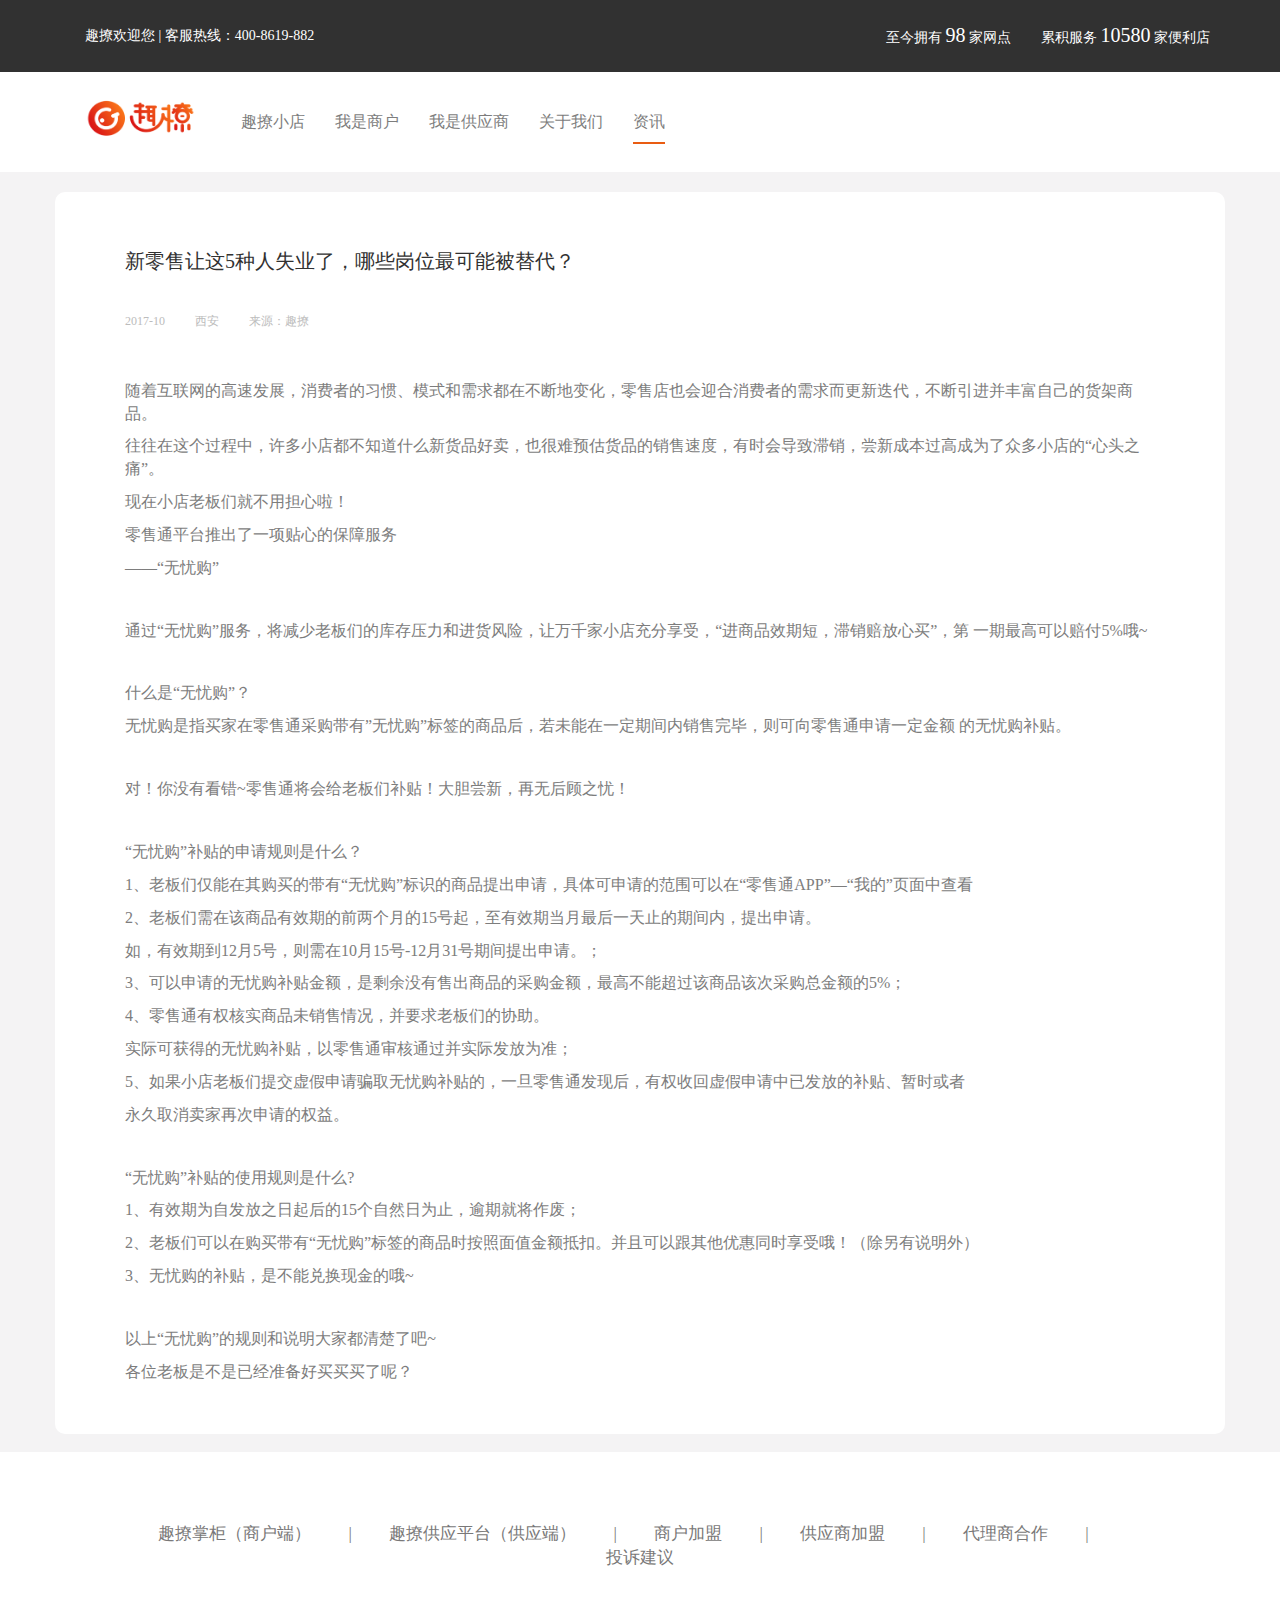
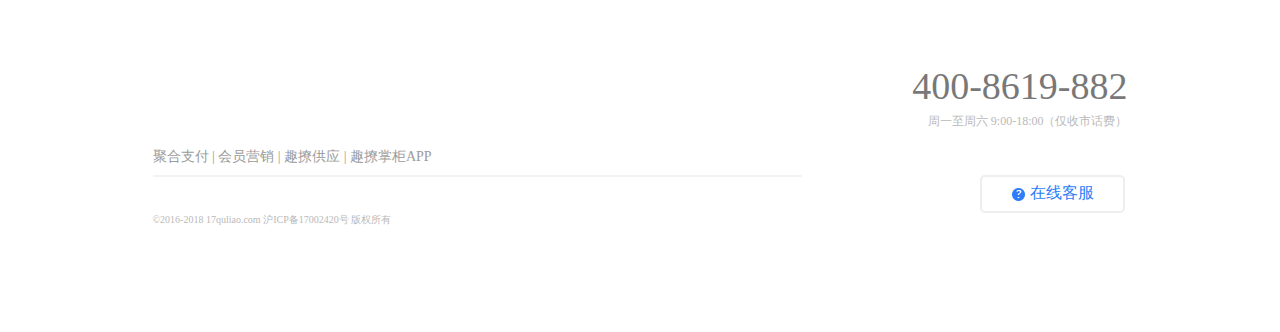
<file: page/detail.html>
<!DOCTYPE html>
<html lang="en">
<head>
    <meta charset="UTF-8">
    <meta http-equiv="X-UA-Compatible" content="IE=8">
    <title>资弘科技-资讯</title>
    <link rel="icon" href="img/logo.ico" type="image/x-icon">
    <link rel="stylesheet" type="text/css" href="css/bootstrap/bootstrap.min.css">
    <link rel="stylesheet" type="text/css" href="css/bootstrap/bootstrap-theme.css">
    <link rel="stylesheet" type="text/css" href="css/animate/animate.min.css">
    <link rel="stylesheet" type="text/css" href="css/index.css">
    <link rel="stylesheet" type="text/css" href="css/about.css">
</head>
<body>
<script type="text/javascript">
    if(navigator.userAgent.match(/mobile/i)) {
        top.location='https://www.zihongkeji.com/app/app_download/app_download.html';
    }
</script>
<div class="page-nav-top">
    <div class="nav">
        <div class="container">
            <div class="navbar-text">
                <span>趣撩欢迎您</span>
                <span>|</span>
                <span>客服热线：400-8619-882</span>
            </div>
            <ul class="nav navbar-nav navbar-right">
                <li>

                    <div class="navbar-text" style="margin-top: 10px;">
                        <span >至今拥有</span>
                        <span style="font-size: 20px" class="counter" >98</span>
                        <span>家网点</span>
                    </div>
                </li>
                <li>
                    <div class="navbar-text" style="margin-top: 10px;">
                        <span>累积服务</span>
                        <span style="font-size: 20px" class="counter" >10580</span>
                        <span>家便利店</span>
                    </div>
                </li>
            </ul>
        </div>
    </div>
</div>
<div class="page-nav">
    <div class="nav">
        <div class="container">
            <div class="navbar-text">
                <img src="img/index/logo.png" alt="" style="width: 111px;height: 42px">
            </div>
            <ul class="nav navbar-nav navbar-text">
                <li>
                    <a href="../index.html" target="_self">
                        <div>趣撩小店</div>
                    </a>
                </li>
                <li>
                    <a href="merchant.html" target="_self">
                        <div>我是商户</div>
                    </a>
                </li>
                <li>
                    <a href="supply.html" target="_self">
                        <div >我是供应商</div>
                    </a>
                </li>
                <li>
                    <a href="about.html" target="_self">
                        <div>关于我们</div>
                    </a>
                </li>
                <li>
                    <a href="information.html" style="color: #e95c12;">
                        <div style="padding-bottom:10px;border-bottom: 2px solid #e95c12">资讯</div>
                    </a>
                </li>
            </ul>
        </div>
    </div>
</div>

<div id="detail-info">
    <div class="container" style="background-color: #ffffff; margin-top: 20px;border-radius: 10px;" >
        <div id="detail-title" style="padding-left: 55px;padding-right: 55px">
            <div style="font-family: MicrosoftYaHei;font-size: 20px;color: #313131;margin-top: 55px">新零售让这5种人失业了，哪些岗位最可能被替代？</div>
            <div id="detail-from" style="font-family: MicrosoftYaHeiLight;color:#bcbcbc;margin-top: 37px;font-size: 12px">
                <div style="float: left">
                    2017-10
                </div>
                <div style="float: left; margin-left:30px; margin-right: 30px ">
                    西安
                </div>
                <div style="margin-left:20px ">
                    来源：趣撩
                </div>
            </div>
            <div id="detail-text" style="margin-top:50px;font-size: 16px;color: #7d7d7d; margin-bottom: 50px">
                <p>随着互联网的高速发展，消费者的习惯、模式和需求都在不断地变化，零售店也会迎合消费者的需求而更新迭代，不断引进并丰富自己的货架商品。</p>
                <p>往往在这个过程中，许多小店都不知道什么新货品好卖，也很难预估货品的销售速度，有时会导致滞销，尝新成本过高成为了众多小店的“心头之痛”。</p>
                <p>现在小店老板们就不用担心啦！</p>
                <p> 零售通平台推出了一项贴心的保障服务</p>
                <p>——“无忧购”</p>
                <div style="height: 30px"></div>
                <p>通过“无忧购”服务，将减少老板们的库存压力和进货风险，让万千家小店充分享受，“进商品效期短，滞销赔放心买”，第
                    一期最高可以赔付5%哦~
                <div style="height: 30px"></div>
                <p>什么是“无忧购”？
                <p>无忧购是指买家在零售通采购带有”无忧购”标签的商品后，若未能在一定期间内销售完毕，则可向零售通申请一定金额
                    的无忧购补贴。</p>
                <div style="height: 30px"></div>
                <p>对！你没有看错~零售通将会给老板们补贴！大胆尝新，再无后顾之忧！</p>
                <div style="height: 30px"></div>
                <p>“无忧购”补贴的申请规则是什么？</p>
                <p>1、老板们仅能在其购买的带有“无忧购”标识的商品提出申请，具体可申请的范围可以在“零售通APP”—“我的”页面中查看</p>
                <p>2、老板们需在该商品有效期的前两个月的15号起，至有效期当月最后一天止的期间内，提出申请。</p>
                <p>如，有效期到12月5号，则需在10月15号-12月31号期间提出申请。；</p>
                <p>3、可以申请的无忧购补贴金额，是剩余没有售出商品的采购金额，最高不能超过该商品该次采购总金额的5%；</p>
                <p>4、零售通有权核实商品未销售情况，并要求老板们的协助。</p>
                <p>实际可获得的无忧购补贴，以零售通审核通过并实际发放为准；</p>
                <p>5、如果小店老板们提交虚假申请骗取无忧购补贴的，一旦零售通发现后，有权收回虚假申请中已发放的补贴、暂时或者</p>
                <p>永久取消卖家再次申请的权益。</p>
                <div style="height: 30px"></div>
                <p>“无忧购”补贴的使用规则是什么?</p>
                <p>1、有效期为自发放之日起后的15个自然日为止，逾期就将作废；</p>
                <p>2、老板们可以在购买带有“无忧购”标签的商品时按照面值金额抵扣。并且可以跟其他优惠同时享受哦！（除另有说明外）</p>
                <p>3、无忧购的补贴，是不能兑换现金的哦~</p>
                <div style="height: 30px"></div>
                <p>以上“无忧购”的规则和说明大家都清楚了吧~</p>
                <p>各位老板是不是已经准备好买买买了呢？</p>
            </div>
        </div>

    </div>
</div>
<div style="background-color: #ffffff;margin-top: 18px;padding-bottom: 105px">
    <div class="container" style="padding-top: 70px">
        <div class="row" style="font-family: MicrosoftYaHei;font-size: 17px;color: #797878;">
            <div class="col-md-1"></div>
            <div class="col-md-10" style="text-align: center;padding-left: 0;padding-right: 0;position: relative">
                <div>
                    <div id="index-footer-merchant" class="display-inline">
                        趣撩掌柜（商户端）
                    </div>
                    <div class="display-inline inline-distance">|</div>
                    <div id="index-footer-supply" class="display-inline">
                        趣撩供应平台（供应端）
                    </div>
                    <div class="display-inline inline-distance">|</div>
                    <div class="display-inline">
                        商户加盟
                    </div>
                    <div class="display-inline inline-distance">|</div>
                    <div class="display-inline">
                        供应商加盟
                    </div>
                    <div class="display-inline inline-distance">|</div>
                    <div class="display-inline">代理商合作</div>
                    <div class="display-inline inline-distance">|</div>
                    <div class="display-inline">投诉建议</div>
                </div>
                <div id="index-tip-merchant" style="visibility: hidden;position: absolute;left: 2%">
                    <img src="img/index/index-merchant.png" alt="">
                </div>
                <div id="index-tip-online" style="visibility: hidden;position: absolute;bottom: 20%;right: 2%;">
                    <img src="img/index/index-online.png" alt="">
                </div>
                <div style="padding-top: 89px;text-align: right;">
                    <div style="font-size: 38px;color: #797878;">
                        <div>
                            400-8619-882
                        </div>
                    </div>
                    <div style="font-family: MicrosoftYaHei;font-size: 12px;color: #bab9b9; ">
                        <div>
                            周一至周六 9:00-18:00（仅收市话费）
                        </div>
                    </div>
                </div>
                <div style="margin-top: 16px">
                    <div class="col-md-4" style="text-align: left;padding-left: 0;padding-right: 0;">
                        <div style="font-size: 14px;font-family: MicrosoftYaHeiLight;color: #9b9b9b;">
                            <div class="display-inline">聚合支付</div>
                            <div class="display-inline">|</div>
                            <div class="display-inline">会员营销</div>
                            <div class="display-inline">|</div>
                            <div class="display-inline">趣撩供应</div>
                            <div class="display-inline">|</div>
                            <div class="display-inline">趣撩掌柜APP</div>
                        </div>
                    </div>
                    <div class="col-md-4">
                    </div>
                    <div class="col-md-4"></div>
                </div>
                <div style="margin-top: 44px;">
                    <div class="col-md-8" style="border: 1px solid #f4f3f4">
                        <div></div>
                    </div>
                    <div class="col-md-2"></div>
                    <div class="col-md-2" id="zihong-statement">
                        <button id="btn-index-contact">
                            <img src="img/index/index-7.png">
                            <span>在线客服</span>
                        </button>
                    </div>
                </div>
                <div style="text-align: left;font-family: MicrosoftYaHeiLight;font-size: 10px;color: #bab9b9;">
                    ©2016-2018&nbsp;17quliao.com&nbsp;沪ICP备17002420号&nbsp;版权所有
                </div>
            </div>
            <div class="col-md-1" style="width: 5%"></div>
        </div>
    </div>
</div>
<script src="js/jquery/jquery.min.js" type="text/javascript" charset="utf-8"></script>
<script src="js/jquery/jquery.countup.min.js" type="text/javascript" charset="utf-8"></script>
<script src="js/jquery/jquery.waypoints.min.js" type="text/javascript" charset="utf-8"></script>
<script src="js/bootstrap/bootstrap.js" type="text/javascript" charset="utf-8"></script>
<script src="js/wow.js" type="text/javascript" charset="utf-8"></script>
<script src="js/index.js" type="text/javascript" charset="utf-8"></script>
</body>
</html>
</file>
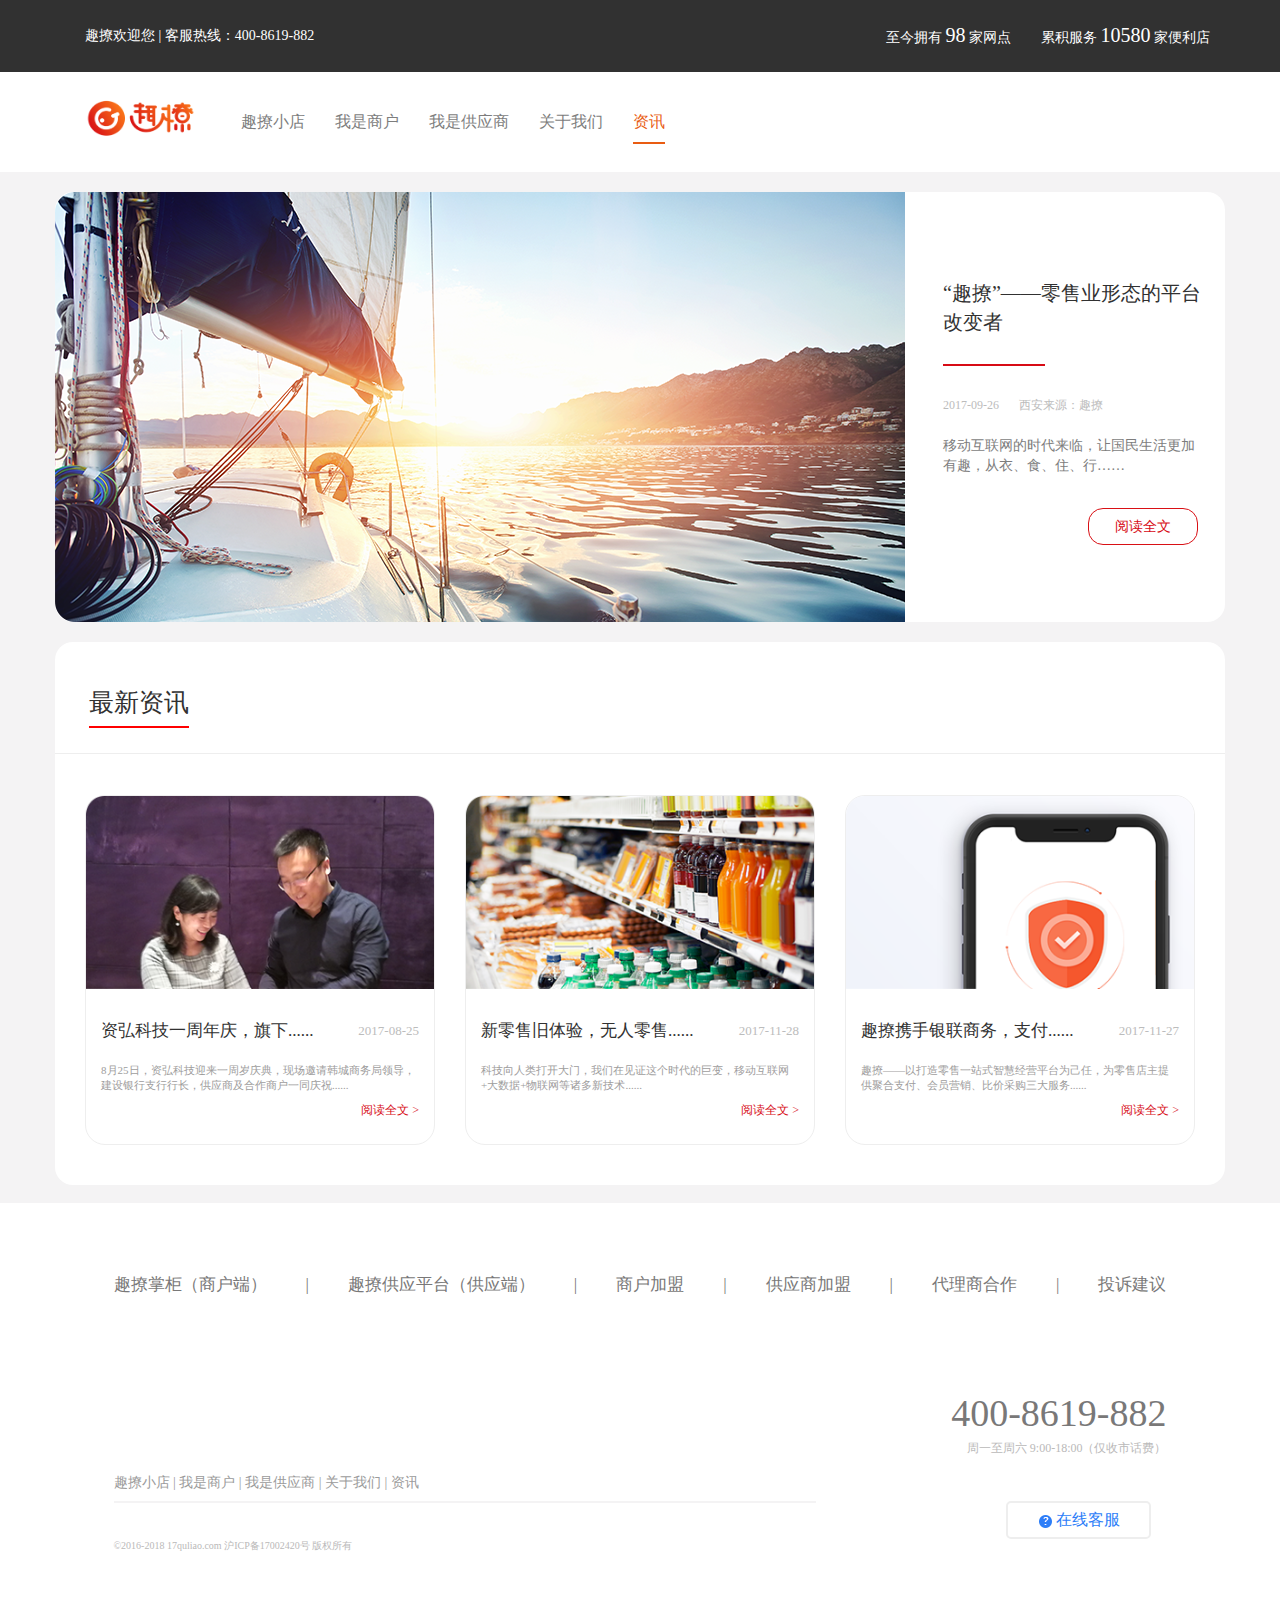
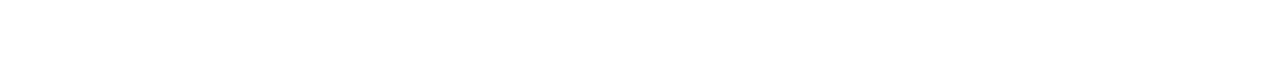
<file: page/information.html>
<!DOCTYPE html>
<html lang="en">
<head>
    <meta charset="UTF-8">
    <meta http-equiv="X-UA-Compatible" content="IE=8">
    <title>资弘科技-趣撩新闻&nbsp;&nbsp;&nbsp;&nbsp;&nbsp;&nbsp;&nbsp;&nbsp;-趣撩，零售业形态的平台改变者</title>
    <meta name="Keywords" Content="趣撩,资弘,资邦,趣撩新闻,一周年,无人零售,新零售,旧体验">
    <link rel="icon" href="img/logo.ico" type="image/x-icon">
    <link rel="stylesheet" type="text/css" href="css/bootstrap/bootstrap.min.css">
    <link rel="stylesheet" type="text/css" href="css/bootstrap/bootstrap-theme.css">
    <link rel="stylesheet" type="text/css" href="css/animate/animate.min.css">
    <link rel="stylesheet" type="text/css" href="css/index.css">
    <link rel="stylesheet" type="text/css" href="css/about.css">
</head>
<body>
<script type="text/javascript">
    if (navigator.userAgent.match(/mobile/i)) {
        top.location = 'https://www.zihongkeji.com/app/app_download/app_download.html';
    }
</script>
<div class="page-nav-top">
    <div class="nav">
        <div class="container">
            <div class="navbar-text">
                <span style="color: #ffffff;">趣撩欢迎您</span>
                <span style="color: #ffffff;">|</span>
                <span style="color: #ffffff;">客服热线：400-8619-882</span>
            </div>
            <ul class="nav navbar-nav navbar-right">
                <li>

                    <div class="navbar-text" style="margin-top: 10px;">
                        <span style="color: #ffffff;">至今拥有</span>
                        <span style="color: #ffffff; font-size: 20px" class="counter">98</span>
                        <span style="color: #ffffff;">家网点</span>
                    </div>
                </li>
                <li>
                    <div class="navbar-text" style="margin-top: 10px;">
                        <span style="color: #ffffff;">累积服务</span>
                        <span style="color: #ffffff; font-size: 20px" class="counter">10580</span>
                        <span style="color: #ffffff;">家便利店</span>
                    </div>
                </li>
            </ul>
        </div>
    </div>
</div>
<div class="page-nav">
    <div class="nav">
        <div class="container">
            <div class="navbar-text">
                <img src="img/index/logo.png" alt="" style="width: 111px;height: 42px">
            </div>
            <ul class="nav navbar-nav navbar-text">
                <li>
                    <a href="../index.html" target="_self">
                        <div>趣撩小店</div>
                    </a>
                </li>
                <li>
                    <a href="merchant.html" target="_self">
                        <div>我是商户</div>
                    </a>
                </li>
                <li>
                    <a href="supply.html" target="_self">
                        <div>我是供应商</div>
                    </a>
                </li>
                <li>
                    <a href="about.html" target="_self">
                        <div>关于我们</div>
                    </a>
                </li>
                <li>
                    <a href="javascript:void(0)" style="color: #e95c12;">
                        <div style="padding-bottom:10px;border-bottom: 2px solid #e95c12;color: #e95c12;">资讯</div>
                    </a>
                </li>
            </ul>
        </div>
    </div>
</div>
<div id="title-info" style="margin-top: 20px">
    <div class="container" style="border-radius: 18px; background-color: #ffffff;padding-left: 0px;padding-right: 0px;">
        <div class="row">
            <div class="col-md-9" style="width: 74%">
                <!--<div id="show-carousel-img">-->
                <!--<div id="myCarousel" class="carousel slide" data-ride="carousel">-->
                <!--&lt;!&ndash; 轮播（Carousel）指标 &ndash;&gt;-->
                <!--<ol class="carousel-indicators" >-->
                <!--<li data-target="#myCarousel" data-slide-to="0" class="active"></li>-->
                <!--<li data-target="#myCarousel" data-slide-to="1"></li>-->
                <!--<li data-target="#myCarousel" data-slide-to="2"></li>-->
                <!--</ol>-->
                <!--<div class="carousel-inner" role="listbox">-->
                <!--<div class="item active">-->
                <!--<img src="img/information/info-carousel.png" alt="First slide">-->
                <!--</div>-->
                <!--<div class="item">-->
                <!--<img src="img/information/info-carousel.png" alt="Second slide">-->
                <!--</div>-->
                <!--<div class="item">-->
                <!--<img src="img/information/info-carousel.png" alt="Third slide">-->
                <!--</div>-->
                <!--</div>-->
                <!--</div>-->
                <!--</div>-->
                <div>
                    <img src="img/information/info-carousel.png" alt="First slide">
                </div>
            </div>
            <div class="col-md-3" style="width: 25%">
                <div style="margin-top: 87px">
                    <div style="font-family: MicrosoftYaHei;font-size: 20px;color: #313131;">
                        <div>
                            “趣撩”——零售业形态的平台改变者
                        </div>
                    </div>
                </div>
                <div style="margin-top: 28px">
                    <div style="background-color: #d70b15; width: 102px;height: 2px;">
                    </div>
                </div>
                <div style="margin-top: 31px">
                    <div style="font-family: MicrosoftYaHeiLight;font-size: 12px;color: #bcbcbc;">
                        <div style="float: left;">2017-09-26</div>
                        <div style="float: left; padding-left: 20px">西安</div>
                        <div style="padding-left: 20px">来源：趣撩</div>
                    </div>
                </div>
                <div style="margin-top: 22px;padding-right: 15px">
                    <div style="color: #7d7d7d;font-family: MicrosoftYaHeiLight;font-size: 14px;">
                        <div>
                            移动互联网的时代来临，让国民生活更加有趣，从衣、食、住、行……
                        </div>
                    </div>
                </div>
                <div style="padding-top: 32px;padding-right: 15px;text-align: right;">
                    <button id="first-information-btn" onclick='window.open("news/news3.html")'
                            style="font-size: 16px;color: #d70b15;border:1px solid #d91015;background-color: transparent; border-radius: 15px; height: 37px;width: 110px;outline: none">
                        <div style="font-size: 14px;">阅读全文</div>
                    </button>
                </div>
            </div>
        </div>

    </div>
</div>

<div id="new-info" style="margin-top: 20px">
    <div class="container"
         style="border-radius: 18px; background-color: #ffffff; padding-left: 0px; padding-right: 0px">
        <div class="list-distract" style="left: 0;">
            <div class="company-list" style="margin-left:0px; padding-left: 34px; ">
                <span style="border-bottom: 2px solid red;padding-bottom: 10px;">最新资讯</span>
            </div>
        </div>
        <div class="company-line" style="margin-bottom: 41px;"></div>
        <div class="row" style="margin: 0 0 20px 0;padding-left: 15px; padding-right: 15px">
            <div class="col-md-4" style="padding-bottom: 20px;" >
                <div style='height: 350px;border:1px solid #eeeeee;border-radius: 20px' onclick='window.open("news/news2.html")'>
                    <div>
                        <img src="img/information/info-1.png" class="img-responsive" alt="">
                    </div>
                    <div style="padding-top: 30px;">
                        <div class="col-md-8" style="padding-right: 0px;">
                            <div style="font-family: MicrosoftYaHeiLight;font-size: 17px;color: #313131;">
                                资弘科技一周年庆，旗下......
                            </div>
                        </div>
                        <div class="col-md-4" style="text-align: right">
                            <div style="font-size: 13px;color: #bcbcbc;margin-top: 3px;margin-bottom: auto">
                                2017-08-25
                            </div>
                        </div>
                    </div>
                    <div style="margin-top: 44px;">
                        <div class="col-md-12">
                            <div style="font-size: 11px;color: #9e9d9d;">
                                <div>
                                    8月25日，资弘科技迎来一周岁庆典，现场邀请韩城商务局领导，建设银行支行行长，供应商及合作商户一同庆祝......
                                </div>
                            </div>
                        </div>
                    </div>
                    <div>
                        <div class="col-md-7"></div>
                        <div class="col-md-5" style="text-align: right">
                            <div style="margin-top: 6px;">
                                 <a href="news/news2.html" style="color:#d70b15;font-size: 12px" target="_blank">阅读全文
                                        ></a>
                            </div>
                        </div>
                    </div>


                </div>
            </div>
            <div class="col-md-4" style="padding-bottom: 20px;">
                <div style='height: 350px;border:1px solid #eeeeee;border-radius: 20px' onclick='window.open("news/new1.html")'>
                    <div>
                        <img src="img/information/info-2.png" class="img-responsive" alt="">
                    </div>
                    <div style="padding-top: 30px;">
                        <div class="col-md-8" style="padding-right: 0px;">
                            <div style="font-family: MicrosoftYaHeiLight;font-size: 17px;color: #313131;">
                                新零售旧体验，无人零售......
                            </div>
                        </div>
                        <div class="col-md-4" style="text-align: right">
                            <div style="font-size: 13px;color: #bcbcbc;margin-top: 3px;margin-bottom: auto">
                                2017-11-28
                            </div>
                        </div>
                    </div>
                    <div style="margin-top: 44px;">
                        <div class="col-md-12">
                            <div style="font-size: 11px;color: #9e9d9d;">
                                <div>
                                    科技向人类打开大门，我们在见证这个时代的巨变，移动互联网+大数据+物联网等诸多新技术......
                                </div>
                            </div>
                        </div>
                    </div>
                    <div>
                        <div class="col-md-7"></div>
                        <div class="col-md-5" style="text-align: right">
                            <div style="margin-top: 6px;">
                                <a href="news/new1.html" style="color:#d70b15;font-size: 12px" target="_blank">阅读全文
                                        ></a>
                            </div>
                        </div>
                    </div>
                </div>
            </div>
            <div class="col-md-4" style="padding-bottom: 20px;">
                <div style='height: 350px;border:1px solid #eeeeee;border-radius: 20px' onclick='window.open("news/news4.html")'>
                    <div>
                        <img src="img/information/info-3.png" class="img-responsive" alt="">
                    </div>
                    <div style="padding-top: 30px;">
                        <div class="col-md-8" style="padding-right: 0px">
                            <div style="font-family: MicrosoftYaHeiLight;font-size: 17px;color: #313131;">
                                趣撩携手银联商务，支付......
                            </div>
                        </div>
                        <div class="col-md-4" style="text-align: right">
                            <div style="font-size: 13px;color: #bcbcbc;margin-top: 3px;margin-bottom: auto">
                                2017-11-27
                            </div>
                        </div>
                    </div>
                    <div style="margin-top: 44px;">
                        <div class="col-md-12">
                            <div style="font-size: 11px;color: #9e9d9d;">
                                <div>
                                    趣撩——以打造零售一站式智慧经营平台为己任，为零售店主提供聚合支付、会员营销、比价采购三大服务......
                                </div>
                            </div>
                        </div>
                    </div>
                    <div>
                        <div class="col-md-7"></div>
                        <div class="col-md-5" style="text-align: right">
                            <div style="margin-top: 6px;">
                                <a href="news/news4.html" style="color:#d70b15;font-size: 12px" target="_blank">阅读全文
                                        ></a>
                            </div>
                        </div>
                    </div>
                </div>
            </div>

            <!--<div class="col-md-4" style="padding-bottom: 20px;">-->
            <!--<div style='background: url("img/information/info-4.png") no-repeat center center;background-size: cover;height: 366px;border:1px solid #eeeeee;border-radius: 20px'>-->
            <!--<div style="padding-top: 242px;margin-right: 29px">-->
            <!--<div style="font-family: MicrosoftYaHeiLight;font-size: 17px;color: #313131;padding-left: 29px;text-align: left;display: inline">-->
            <!--不忘初心，砥砺前行-->
            <!--</div>-->
            <!--<div style="font-size: 13px;color: #bcbcbc;display: inline;padding-left: 90px;">-->
            <!--2017-03-->
            <!--</div>-->
            <!--</div>-->
            <!--<div style="margin-top: 18px;margin-right: 29px">-->
            <!--<div style="font-size: 11px;color: #9e9d9d;padding-left: 29px">-->
            <!--<div>-->
            <!--每一个新鲜事物的出现，总是伴随着质疑的声音，然后才逐渐被世人所接受随着质疑的声... ...-->
            <!--</div>-->
            <!--</div>-->
            <!--</div>-->
            <!--<div style="margin-top: 6px;margin-right:29px;text-align: right">-->
            <!--<a href="detail.html" style="color:#d70b15;font-size: 12px">阅读全文 ></a>-->
            <!--</div>-->
            <!--</div>-->
            <!--</div>-->
            <!--<div class="col-md-4" style="padding-bottom: 20px;">-->
            <!--<div style='background: url("img/information/info-5.png") no-repeat center center;background-size: cover;height: 366px;border:1px solid #eeeeee;border-radius: 20px'>-->
            <!--<div style="padding-top: 242px;margin-right: 29px">-->
            <!--<div style="font-family: MicrosoftYaHeiLight;font-size: 17px;color: #313131;padding-left: 29px;text-align: left;display: inline">-->
            <!--不忘初心，砥砺前行-->
            <!--</div>-->
            <!--<div style="font-size: 13px;color: #bcbcbc;display: inline;padding-left: 90px;">-->
            <!--2017-03-->
            <!--</div>-->
            <!--</div>-->
            <!--<div style="margin-top: 18px;margin-right: 29px">-->
            <!--<div style="font-size: 11px;color: #9e9d9d;padding-left: 29px">-->
            <!--<div>-->
            <!--每一个新鲜事物的出现，总是伴随着质疑的声音，然后才逐渐被世人所接受随着质疑的声... ...-->
            <!--</div>-->
            <!--</div>-->
            <!--</div>-->
            <!--<div style="margin-top: 6px;margin-right:29px;text-align: right">-->
            <!--<a href="detail.html" style="color:#d70b15;font-size: 12px">阅读全文 ></a>-->
            <!--</div>-->
            <!--</div>-->
            <!--</div>-->
            <!--<div class="col-md-4" style="padding-bottom: 20px;">-->
            <!--<div style='background: url("img/information/info-6.png") no-repeat center center;background-size: cover;height: 366px;border:1px solid #eeeeee;border-radius: 20px'>-->
            <!--<div style="padding-top: 242px;margin-right: 29px">-->
            <!--<div style="font-family: MicrosoftYaHeiLight;font-size: 17px;color: #313131;padding-left: 29px;text-align: left;display: inline">-->
            <!--不忘初心，砥砺前行-->
            <!--</div>-->
            <!--<div style="font-size: 13px;color: #bcbcbc;display: inline;padding-left: 90px;">-->
            <!--2017-03-->
            <!--</div>-->
            <!--</div>-->
            <!--<div style="margin-top: 18px;margin-right: 29px">-->
            <!--<div style="font-size: 11px;color: #9e9d9d;padding-left: 29px">-->
            <!--<div>-->
            <!--每一个新鲜事物的出现，总是伴随着质疑的声音，然后才逐渐被世人所接受随着质疑的声... ...-->
            <!--</div>-->
            <!--</div>-->
            <!--</div>-->
            <!--<div style="margin-top: 6px;margin-right:29px;text-align: right">-->
            <!--<a href="detail.html" style="color:#d70b15;font-size: 12px">阅读全文 ></a>-->
            <!--</div>-->
            <!--</div>-->
            <!--</div>-->
        </div>
    </div>
</div>

<!--<div id="more-info">-->
<!--<div class="container"-->
<!--style="border-radius: 18px; background-color: #ffffff; padding-left: 0px; padding-right: 0px; margin-top: 20px">-->
<!--<div class="list-distract" style="left: 0;">-->
<!--<div class="company-list" style="margin-left:0px; padding-left: 34px; ">-->
<!--<span style="border-bottom: 2px solid red;padding-bottom: 10px;">更多新闻</span>-->
<!--</div>-->
<!--</div>-->
<!--<div class="company-line" style="margin-bottom: 20px;"></div>-->
<!--<div id="info-list" style="padding-left: 34px;padding-right: 34px;margin-bottom: 55px;">-->
<!--<div id="info-list-first" style="margin-top:28px;border-bottom: 1px solid #eeeeee;padding-bottom: 40px;">-->
<!--<div class="list-title">-->
<!--<div style="font-family: MicrosoftYaHeiLight;font-size: 16px;color: #313131">零售通林小海：660万夫妻小店的机会</div>-->
<!--</div>-->
<!--<div class="list-time" style="margin-top: 16px; float: left">-->
<!--<div style="display: inline;font-size: 14px;color: #bcbcbc">2017-12-03</div>-->
<!--<div style="display: inline; width: 60%; overflow: hidden;text-overflow:ellipsis;white-space: nowrap;font-size: 12px;margin-left: 20px ;color: #9e9d9d;">-->
<!--每一个新鲜事物的出现，总是伴随着质疑的声音，然后才逐渐被世人所接受-->
<!--</div>-->
<!--</div>-->
<!--<div class="list-text" style="float: right;margin-top: 14px;">-->
<!--<a href="detail.html" style="color:#d70b15;font-size: 11px">阅读全文 ></a>-->
<!--</div>-->
<!--</div>-->
<!--<div id="info-list-second" style="margin-top:28px;border-bottom: 1px solid #eeeeee;padding-bottom: 40px;">-->
<!--<div class="list-title">-->
<!--<div style="font-family: MicrosoftYaHeiLight;font-size: 16px;color: #313131">老板 感谢你在深夜点燃的这盏最温柔的灯，让我在不够友好的世界里被温柔相待</div>-->
<!--</div>-->
<!--<div class="list-time" style="margin-top: 16px; float: left">-->
<!--<div style="display: inline;font-size: 14px color: #bcbcbc;">2017-12-03</div>-->
<!--<div style="display: inline; width: 60%; overflow: hidden;text-overflow:ellipsis;white-space: nowrap;font-size: 12px;margin-left: 20px;color: #9e9d9d; ">-->
<!--每一个新鲜事物的出现，总是伴随着质疑的声音，然后才逐渐被世人所接受-->
<!--</div>-->
<!--</div>-->
<!--<div class="list-text" style="float: right;margin-top: 14px;">-->
<!--<a href="detail.html" style="color:#d70b15;font-size: 11px">阅读全文 ></a>-->
<!--</div>-->
<!--</div>-->
<!--<div id="info-list-third" style="margin-top:28px;border-bottom: 1px solid #eeeeee;padding-bottom: 40px;">-->
<!--<div class="list-title">-->
<!--<div style="font-family: MicrosoftYaHeiLight;font-size: 16px;color: #313131">老板们必须知道的：零售通现阶段正在做的“两件事”！</div>-->
<!--</div>-->
<!--<div class="list-time" style="margin-top: 16px; float: left">-->
<!--<div style="display: inline;font-size: 14px;color: #bcbcbc">2017-12-03</div>-->
<!--<div style="display: inline; width: 60%; overflow: hidden;text-overflow:ellipsis;white-space: nowrap;font-size: 12px;margin-left: 20px ;color: #9e9d9d;">-->
<!--每一个新鲜事物的出现，总是伴随着质疑的声音，然后才逐渐被世人所接受-->
<!--</div>-->
<!--</div>-->
<!--<div class="list-text" style="float: right;margin-top: 14px;">-->
<!--<a href="detail.html" style="color:#d70b15;font-size: 11px">阅读全文 ></a>-->
<!--</div>-->
<!--</div>-->
<!--<div id="info-list-fourth" style="margin-top:28px;padding-bottom: 40px;">-->
<!--<div class="list-title">-->
<!--<div style="font-family: MicrosoftYaHeiLight;font-size: 16px;color: #313131">张老板：我最关心的是价格和配送！是不是说到了你的心坎里？</div>-->
<!--</div>-->
<!--<div class="list-time" style="margin-top: 16px; float: left">-->
<!--<div style="display: inline;font-size: 14px;color: #bcbcbc">2017-12-03</div>-->
<!--<div style="display: inline; width: 60%; overflow: hidden;text-overflow:ellipsis;white-space: nowrap;font-size: 12px;margin-left: 20px;color: #9e9d9d; ">-->
<!--每一个新鲜事物的出现，总是伴随着质疑的声音，然后才逐渐被世人所接受-->
<!--</div>-->
<!--</div>-->
<!--<div class="list-text" style="float: right;margin-top: 14px;">-->
<!--<a href="detail.html" style="color:#d70b15;font-size: 11px">阅读全文 ></a>-->
<!--</div>-->
<!--</div>-->
<!--</div>-->
<!--</div>-->
<!--</div>-->

<div style="background-color: #ffffff;margin-top: 18px;padding-bottom: 105px">
    <div class="container" style="padding-top: 70px">
        <div class="row" style="font-family: MicrosoftYaHei;font-size: 17px;color: #797878;">
            <div class="col-md-1" style="width: 5%"></div>
            <div class="col-md-10" style="text-align: center;padding-left: 0;padding-right: 0;position: relative;width: 90%">
                <div style="text-align: center;display: flex;justify-content: space-between">
                    <div id="index-footer-merchant">
                        趣撩掌柜（商户端）
                    </div>
                    <div>|</div>
                    <div id="index-footer-supply">
                        趣撩供应平台（供应端）
                    </div>
                    <div>|</div>
                    <div>
                        商户加盟
                    </div>
                    <div>|</div>
                    <div>
                        供应商加盟
                    </div>
                    <div>|</div>
                    <div>代理商合作</div>
                    <div>|</div>
                    <div>投诉建议</div>
                </div>
                <div id="index-tip-merchant" style="visibility: hidden;position: absolute;left: 2%">
                    <img src="img/index/index-merchant.png" alt="">
                </div>
                <div id="index-tip-supply" style="visibility: hidden;position: absolute;left: 25%">
                    <img src="img/index/index-supply.png" alt="">
                </div>
                <div id="index-tip-online" style="visibility: hidden;position: absolute;bottom: 20%;right: 2%;">
                    <img src="img/index/index-online.png" alt="">
                </div>
                <div style="padding-top: 89px;text-align: right;">
                    <div style="font-size: 38px;color: #797878;">
                        <div>
                            400-8619-882
                        </div>
                    </div>
                    <div style="font-family: MicrosoftYaHei;font-size: 12px;color: #bab9b9; ">
                        <div>
                            周一至周六 9:00-18:00（仅收市话费）
                        </div>
                    </div>
                </div>
                <div style="margin-top: 16px">
                    <div class="col-md-4" style="text-align: left;padding-left: 0;padding-right: 0;">
                        <div style="font-size: 14px;font-family: MicrosoftYaHeiLight;color: #9b9b9b;">
                            <div class="display-inline" onclick='window.open("../index.html","_self") '>
                                <a class="footer-color">趣撩小店</a></div>
                            <div class="display-inline">|</div>
                            <div class="display-inline" onclick='window.open("../page/merchant.html","_self") '>
                                <a class="footer-color">我是商户</a></div>
                            <div class="display-inline">|</div>
                            <div class="display-inline" onclick='window.open("../page/supply.html","_self") '>
                                <a class="footer-color">我是供应商</a></div>
                            <div class="display-inline">|</div>
                            <div class="display-inline" onclick='window.open("../page/about.html","_self") '>
                                <a class="footer-color">关于我们</a></div>
                            <div class="display-inline">|</div>
                            <div class="display-inline" onclick='window.open("../page/information.html","_self") '>
                                <a class="footer-color">资讯</a></div>
                        </div>
                    </div>
                    <div class="col-md-4">
                    </div>
                    <div class="col-md-4"></div>
                </div>
                <div style="margin-top: 44px;">
                    <div class="col-md-8" style="border: 1px solid #f4f3f4">
                        <div></div>
                    </div>
                    <div class="col-md-2"></div>
                    <div class="col-md-2" id="zihong-statement">
                        <button id="btn-index-contact">
                            <img src="img/index/index-7.png">
                            <span>在线客服</span>
                        </button>
                    </div>
                </div>
                <div style="text-align: left;font-family: MicrosoftYaHeiLight;font-size: 10px;color: #bab9b9;">
                    ©2016-2018&nbsp;17quliao.com&nbsp;沪ICP备17002420号&nbsp;版权所有
                </div>
            </div>
            <div class="col-md-1" style="width: 5%"></div>
        </div>
    </div>
</div>
<script src="js/jquery/jquery.min.js" type="text/javascript" charset="utf-8"></script>
<script src="js/jquery/jquery.countup.min.js" type="text/javascript" charset="utf-8"></script>
<script src="js/jquery/jquery.waypoints.min.js" type="text/javascript" charset="utf-8"></script>
<script src="js/bootstrap/bootstrap.js" type="text/javascript" charset="utf-8"></script>
<script src="js/wow.js" type="text/javascript" charset="utf-8"></script>
<script src="js/index.js" type="text/javascript" charset="utf-8"></script>
</body>
</html>
</file>
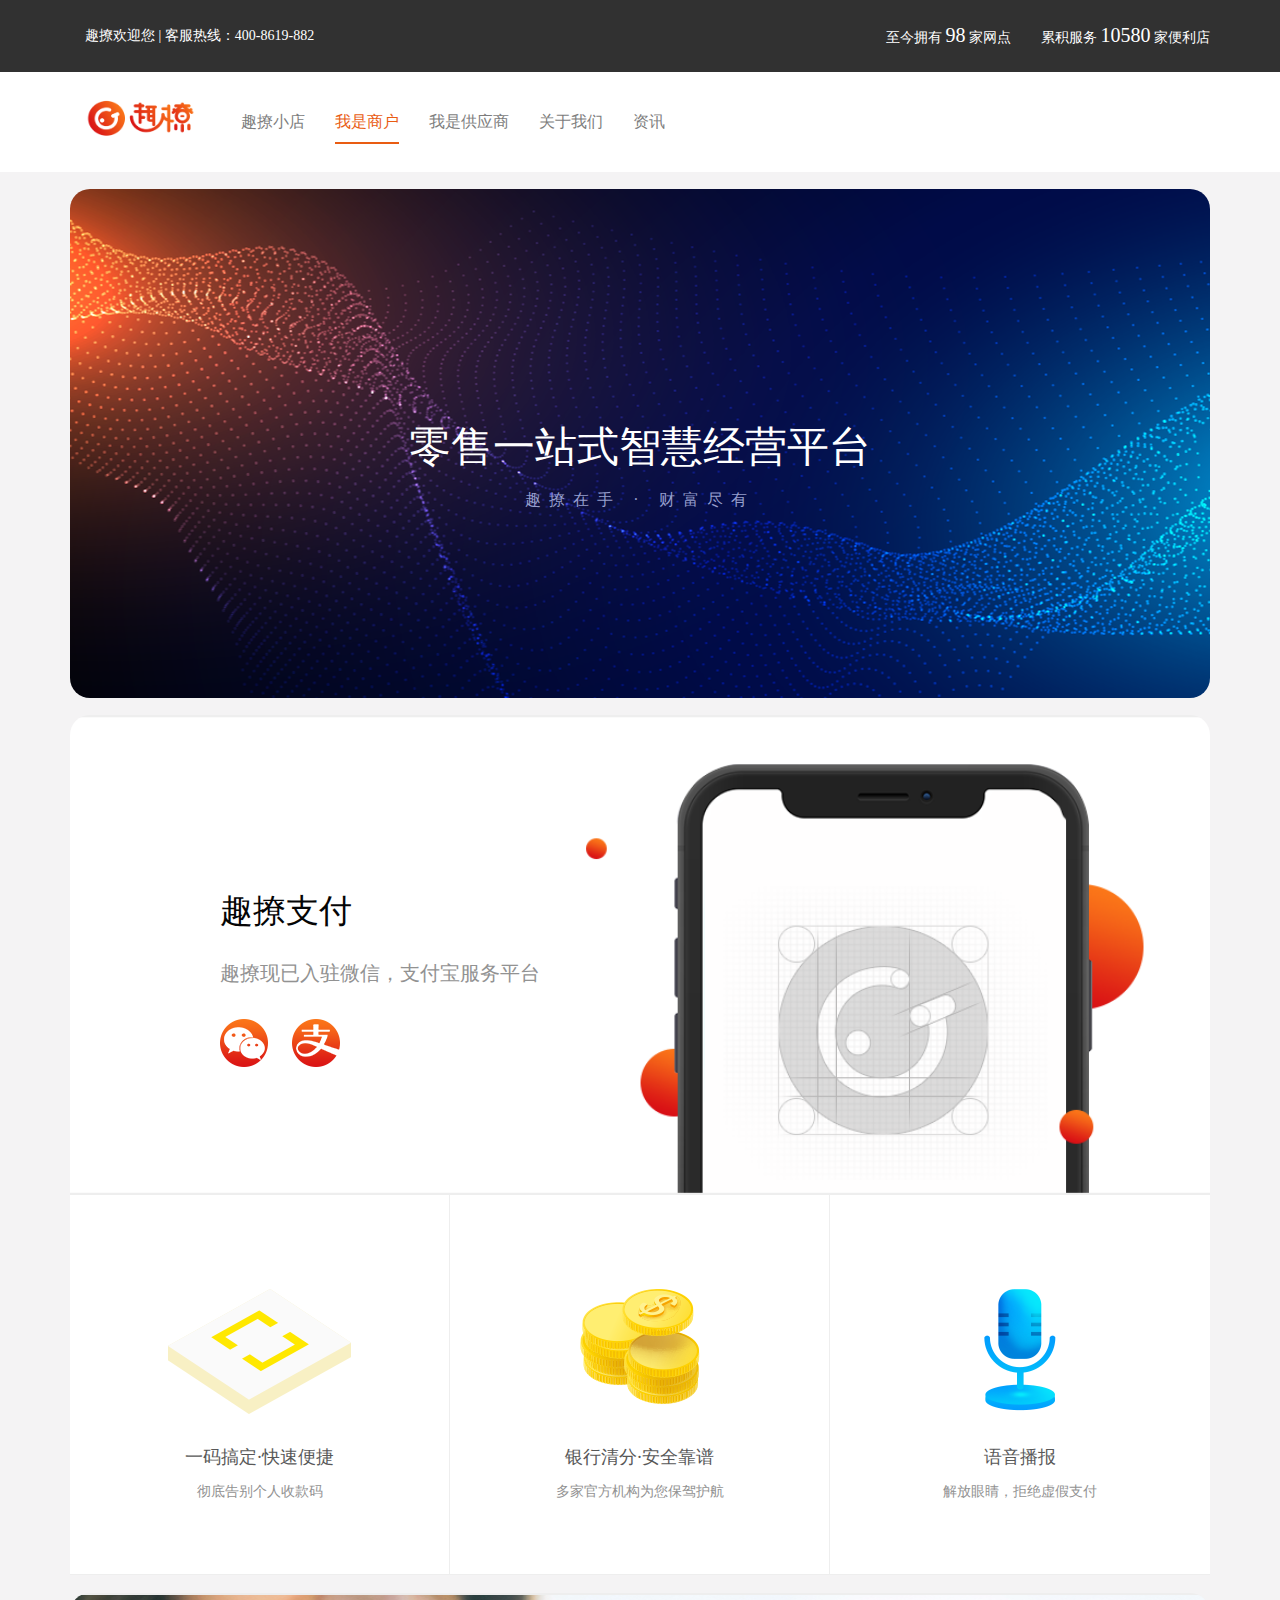
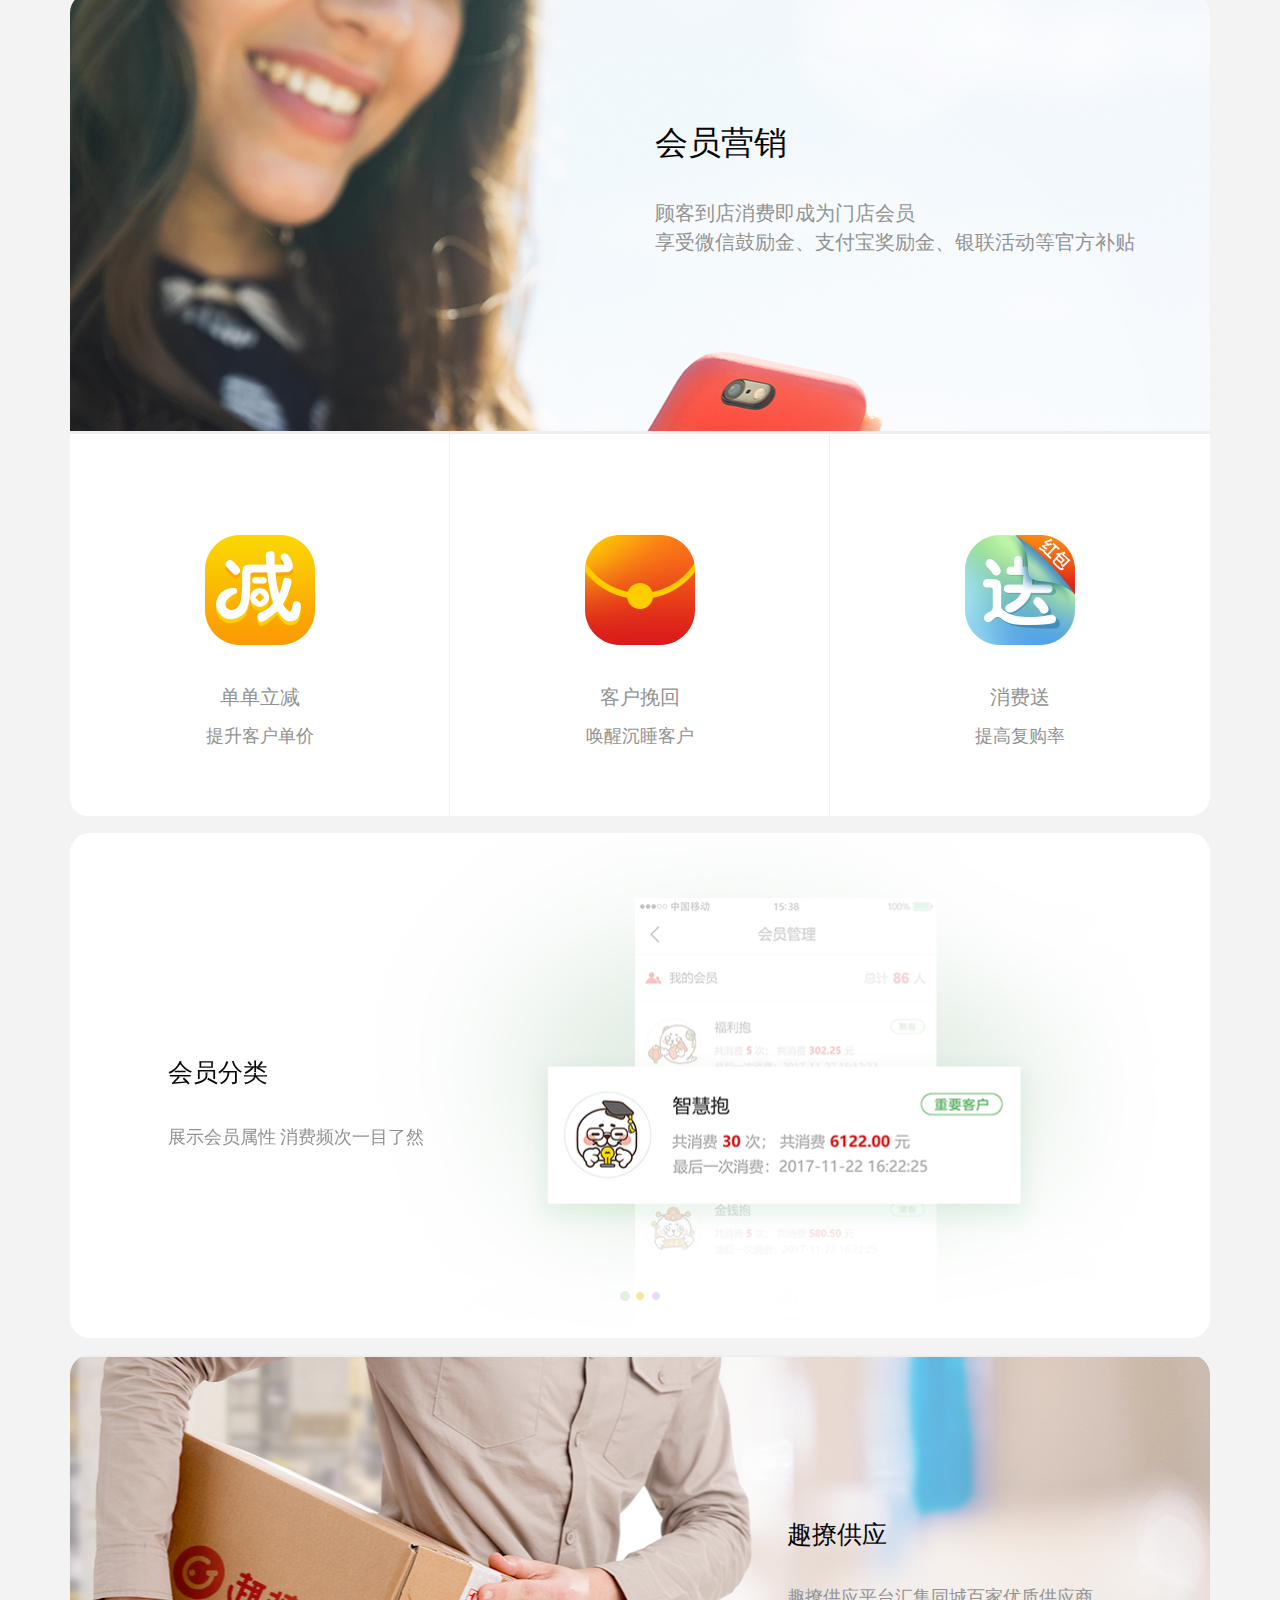
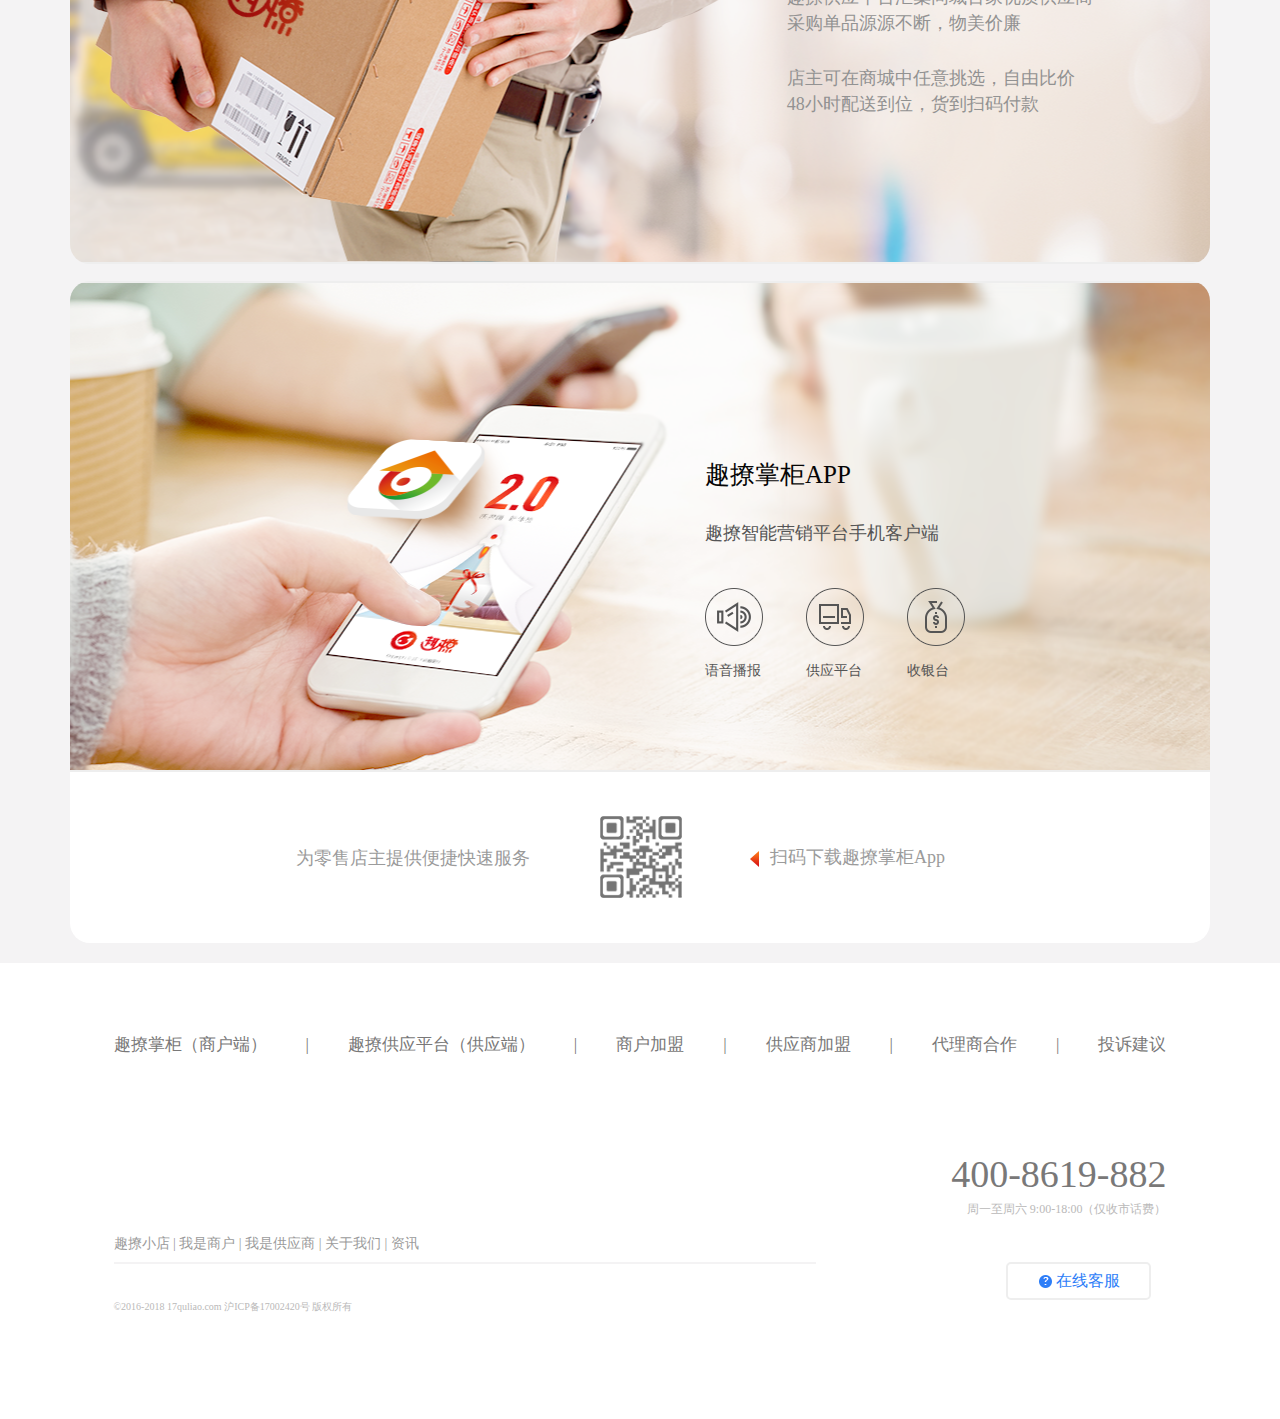
<file: page/merchant.html>
<!DOCTYPE html>
<html lang="en">
<head>
    <meta charset="UTF-8">
    <meta http-equiv="X-UA-Compatible" content="IE=8">
    <title>资弘科技-趣撩掌柜&nbsp;&nbsp;&nbsp;&nbsp;&nbsp;&nbsp;&nbsp;&nbsp; -专业零售一站式智慧经营平台：扫码支付，会员营销，比价进货，语音播报</title>
    <meta name="Keywords" Content="趣撩,资弘,趣撩掌柜,新零售,银行清分,语音播报,单单立减,客户挽回,复购率,客单价,便利店,小卖部,杂货铺,到账时间,在线支付,交易流水,店铺管理,比价,进货
立减,语音 ">
    <link rel="icon" href="img/logo.ico" type="image/x-icon">
    <link rel="stylesheet" type="text/css" href="css/bootstrap/bootstrap.min.css">
    <link rel="stylesheet" type="text/css" href="css/bootstrap/bootstrap-theme.css">
    <link rel="stylesheet" type="text/css" href="css/animate/animate.min.css">
    <link rel="stylesheet" type="text/css" href="css/index.css">
    <link rel="stylesheet" type="text/css" href="css/merchant.css">
    <link rel="stylesheet" type="text/css" href="css/zihongpop.css">
</head>
<body>
<script type="text/javascript">
    if (navigator.userAgent.match(/mobile/i)) {
        top.location = 'https://www.zihongkeji.com/app/app_download/app_download.html';
    }
</script>
<div class="page-nav-top">
    <div class="nav">
        <div class="container">
            <div class="navbar-text">
                <span style="color: #ffffff;">趣撩欢迎您</span>
                <span style="color: #ffffff;">|</span>
                <span style="color: #ffffff;">客服热线：400-8619-882</span>
            </div>
            <ul class="nav navbar-nav navbar-right">
                <li>

                    <div class="navbar-text" style="margin-top: 10px;">
                        <span style="color: #ffffff;">至今拥有</span>
                        <span style="color: #ffffff; font-size: 20px" class="counter">98</span>
                        <span style="color: #ffffff;">家网点</span>
                    </div>
                </li>
                <li>
                    <div class="navbar-text" style="margin-top: 10px;">
                        <span style="color: #ffffff;">累积服务</span>
                        <span style="color: #ffffff; font-size: 20px" class="counter">10580</span>
                        <span style="color: #ffffff;">家便利店</span>
                    </div>
                </li>
            </ul>
        </div>
    </div>
</div>
<div class="page-nav">
    <div class="nav">
        <div class="container">
            <div class="navbar-text">
                <img src="img/index/logo.png" alt="" style="width: 111px;height: 42px">
            </div>
            <ul class="nav navbar-nav navbar-text">
                <li>
                    <a href="../index.html" target="_self">
                        <div>趣撩小店</div>
                    </a>
                </li>
                <li>
                    <a href="#" style="color: #e95c12;">
                        <div style="padding-bottom:10px;border-bottom: 2px solid #e95c12;color: #e95c12;">我是商户</div>
                    </a>
                </li>
                <li>
                    <a href="supply.html" target="_self">
                        <div>我是供应商</div>
                    </a>
                </li>
                <li>
                    <a href="about.html" target="_self">
                        <div>关于我们</div>
                    </a>
                </li>
                <li>
                    <a href="information.html" target="_self">
                        <div>资讯</div>
                    </a>
                </li>
            </ul>
        </div>
    </div>
</div>
<div class="page-img">
    <div class="container" style="margin-top: 17px">
        <div id="first-merchant-div" style="border-radius: 20px;background-color: #ffffff;">
            <div id="first-merchant-text" style="text-align: center; ">
                <div style="padding-top:228px;color: #ffffff ;font-size: 42px;font-family: AdobeHeitiStd-Regular">
                    零售一站式智慧经营平台
                </div>
                <div style="color: #969ecd; font-size: 16px;letter-spacing: 8px;margin-top: 12px;">趣撩在手 · 财富尽有</div>
            </div>
        </div>
        <div id="second-merchant-div"
             style="margin-top: 17px;border-top-left-radius: 20px; border-top-right-radius:20px">
            <div style="padding-top: 173px">
                <div style="font-size: 33px;color: #050505;padding-left: 150px">
                    趣撩支付
                </div>
            </div>
            <div style="margin-top: 24px">
                <div style="font-size: 20px;color: #929292;padding-left: 150px">
                    趣撩现已入驻微信，支付宝服务平台
                </div>
            </div>
            <div style="margin-top: 31px">
                <div style="padding-left: 150px;display: inline">
                    <img src="img/merchant/merchant-2-1.png" alt="">
                </div>
                <div style="display: inline;margin-left: 20px">
                    <img src="img/merchant/merchant-2-2.png" alt="">
                </div>
                <div style="display: inline;margin-left: 86px;">
                    <!--<button id="first-merchant-btn" class="merchant-know-more" style="font-size: 16px;color: #d70b15;border:1px solid #d91015;background-color: transparent; border-radius: 15px; height: 37px;width: 110px;outline: none"-->
                            <!--&gt;-->
                        <!--<div>-->
                            <!--了解详情-->
                        <!--</div>-->
                    <!--</button>-->
                </div>
            </div>
        </div>
    </div>
    <div class="container" style="padding-left: 30px;padding-right: 30px;">
        <div class="row" style="height: 381px">
            <div id="merchant-pay-first" class="col-md-4" style="text-align: center;padding-top: 94px;padding-bottom: 72px ;
            border-right: 1px solid #eeeeee;border-bottom: 1px solid #eeeeee;background-color: #ffffff;">
                <div id="merchant-pay-first-old" style="display: block">
                    <div style="height: 125px;">
                        <img src="img/merchant/merchant-2-3-1.png" class="img-responsive" style="display: inline"
                             alt="">
                    </div>
                    <div style="margin-top: 31px">
                        <div style="font-size: 18px;color: #585858;">
                            一码搞定·快速便捷
                        </div>
                    </div>
                    <div style="margin-top: 11px">
                        <div style="font-size: 14px;color: #929292;">
                            彻底告别个人收款码
                        </div>
                    </div>
                </div>
                <div id="merchant-pay-first-new" style="display: none">
                    <div style="padding-left: 100px;position: relative">
                        <div style="float: left;position: relative;top: 7px; ;width: 13px;height: 13px;background-image: linear-gradient(0deg, #d60a15 0%,#f37622 100%);border-radius: 13px"></div>
                        <div style="font-size: 18px;color: #585858;margin-right: 60px;">
                            一码搞定·快速便捷
                        </div>
                    </div>
                    <div style="margin-top: 40px;height: 50px;text-align: center">
                        <img src="img/merchant/merchant-2-4-1.png" alt="">
                    </div>
                    <div style="margin-top: 34px;height: 152px;background-color: #d8eaf8;">
                        <div style="padding-top: 47px;font-size: 14px;color: #6a7d8c;">
                            <div>支持微信/支付宝/蚂蚁花呗/银联钱包</div>
                            <div>云闪付等付款方式</div>
                            <div>彻底告别个人收款码</div>
                        </div>
                    </div>
                </div>
            </div>
            <div id="merchant-bank-second" class="col-md-4" style="text-align: center;padding-top: 94px;padding-bottom: 72px ;
            border-right: 1px solid #eeeeee;
            border-bottom: 1px solid #eeeeee;background-color: #ffffff;">
                <div id="merchant-bank-second-old" style="display: block">
                    <div style="height: 125px">
                        <img src="img/merchant/merchant-2-3-2.png" class="img-responsive" style="display: inline"
                             alt="">
                    </div>
                    <div style="margin-top: 31px">
                        <div style="font-size: 18px;color: #585858;">
                            银行清分·安全靠谱
                        </div>
                    </div>
                    <div style="margin-top: 11px">
                        <div style="font-size: 14px;color: #929292;">
                            多家官方机构为您保驾护航
                        </div>
                    </div>
                </div>
                <div id="merchant-bank-second-new" style="display: none">
                    <div style="padding-left: 100px;position: relative">
                        <div style="float: left;position: relative;top: 7px; ;width: 13px;height: 13px;background-image: linear-gradient(0deg, #d60a15 0%,#f37622 100%);border-radius: 13px"></div>
                        <div style="font-size: 18px;color: #585858;margin-right: 60px;">
                            银行清分·安全靠谱
                        </div>
                    </div>
                    <div style="margin-top: 40px;height: 50px;text-align: center">
                        <img src="img/merchant/merchant-2-4-2.png" alt="">
                    </div>
                    <div style="margin-top: 34px;height: 152px;background-color: #d8eaf8;">
                        <div style="padding-top: 47px;font-size: 14px;color: #6a7d8c;">
                            <div>携手中国银联、招商银行、建设银行</div>
                            <div>浦发银行等多家官方机构</div>
                            <div>为您资金安全保驾护航</div>
                        </div>
                    </div>
                </div>

            </div>
            <div id="merchant-voice-third" class="col-md-4" style="text-align: center;padding-top: 94px;padding-bottom: 72px ;
            border-bottom: 1px solid #eeeeee;background-color: #ffffff;">
                <div id="merchant-voice-third-old" style="display: block">
                    <div style="height: 125px">
                        <img src="img/merchant/merchant-2-3-3.png" class="img-responsive" style="display: inline"
                             alt="">
                    </div>
                    <div style="margin-top: 31px">
                        <div style="font-size: 18px;color: #585858;">
                            语音播报
                        </div>
                    </div>
                    <div style="margin-top: 11px">
                        <div style="font-size: 14px;color: #929292;">
                            解放眼睛，拒绝虚假支付
                        </div>
                    </div>
                </div>
                <div id="merchant-voice-third-new" style="display: none">
                    <div style="padding-left: 140px;position: relative">
                        <div style="float: left;position: relative;top: 7px; ;width: 13px;height: 13px;background-image: linear-gradient(0deg, #d60a15 0%,#f37622 100%);border-radius: 13px"></div>
                        <div style="font-size: 18px;color: #585858;margin-right: 120px;">
                            语音播报
                        </div>
                    </div>
                    <div style="margin-top: 40px;height: 50px;text-align: center">
                        <img src="img/merchant/merchant-2-4-3.png" alt="">
                    </div>
                    <div style="margin-top: 34px;height: 152px;background-color: #d8eaf8;">
                        <div style="padding-top: 47px;font-size: 14px;color: #6a7d8c;">
                            <div>趣撩掌柜APP特色功能</div>
                            <div>及时语音通知商家每笔收款金额</div>
                            <div>解放商户眼睛，拒绝虚假支付</div>
                        </div>
                    </div>
                </div>
            </div>
        </div>
    </div>
    <div class="container">
        <div id="third-merchant-div"
             style="margin-top: 17px;border-top-left-radius: 20px; border-top-right-radius:20px">
            <div class="col-xs-6"></div>
            <div class="col-xs-6" style="padding-top: 127px">
                <div style="font-size: 33px;color: #050505;">
                    会员营销
                </div>
                <div style="font-size: 20px;color: #929292;padding-top: 32px">
                    <div>顾客到店消费即成为门店会员</div>
                    <div>享受微信鼓励金、支付宝奖励金、银联活动等官方补贴</div>
                </div>
                <div style="padding-top: 42px;text-align: right;margin-right: 60px">
                    <!--<button id="second-merchant-btn" class="merchant-know-more" style="font-size: 16px;color: #d70b15;border:1px solid #d91015;background-color: transparent; border-radius: 15px; height: 37px;width: 110px;outline: none"-->
                    <!--&gt;-->
                        <!--<div>-->
                            <!--了解详情-->
                        <!--</div>-->
                    <!--</button>-->
                </div>
            </div>
        </div>
    </div>
    <div class="container" style="padding-left: 30px;padding-right: 30px">
        <div class="row" style="height: 381px">
            <div id="merchant-account-first" class="col-md-4"
                 style="text-align: center;padding-bottom:67px;background-color: #ffffff;border-top: solid 1px #eeeeee;border-right: solid 1px #eeeeee;border-bottom-left-radius: 18px">
                <div id="merchant-account-first-old" style="display: block">
                    <div style="margin-top: 101px; height: 110px">
                        <img src="img/merchant/merchant-3-1.png" alt="">
                    </div>
                    <div style="margin-top: 38px">
                        <div style="font-size: 20px;color: #929292;">单单立减</div>
                        <div style="padding-top: 12px;font-size: 18px;color: #929292;">提升客户单价</div>
                    </div>
                </div>
                <div id="merchant-account-first-new" style="display: none">
                    <div style="margin-top: 121px">
                        <div style="margin-left: auto;margin-right: auto;width: 148px;height: 35px;background-image: linear-gradient(0deg, #d8151a 0%, #f37927 100%);border-radius: 15px;">
                            <div style="font-size: 25px;color: #ffffff;">
                                单单立减
                            </div>
                        </div>
                    </div>
                    <div style="margin-top: 44px;font-size: 20px;color: #929292;">
                        <div>店主自定义消费门槛</div>
                        <div>消费者满足后立享减免优惠</div>
                        <div>提升消费者客单价和消费频次</div>
                    </div>
                </div>
            </div>
            <div id="merchant-account-second" class="col-md-4"
                 style="text-align: center;padding-bottom:67px;background-color: #ffffff;border-top: solid 1px #eeeeee;border-right: solid 1px #eeeeee">
                <div id="merchant-account-second-old" style="display: block">
                    <div style="margin-top: 101px; height: 110px">
                        <img src="img/merchant/merchant-3-2.png" alt="">
                    </div>
                    <div style="margin-top: 38px">
                        <div style="font-size: 20px;color: #929292;">客户挽回</div>
                        <div style="padding-top: 12px;font-size: 18px;color: #929292;"> 唤醒沉睡客户</div>
                    </div>
                </div>
                <div id="merchant-account-second-new" style="display: none">
                    <div style="margin-top: 121px">
                        <div style="margin-left: auto;margin-right: auto;width: 148px;height: 35px;background-image: linear-gradient(0deg, #d8151a 0%, #f37927 100%);border-radius: 15px;">
                            <div style="font-size: 25px;color: #ffffff;">
                                客户挽回
                            </div>
                        </div>
                    </div>
                    <div style="margin-top: 44px;font-size: 20px;color: #929292;">
                        <div>根据店铺会员消费频次区分</div>
                        <div>店主可对不同客群发送到店红包</div>
                        <div>通过红包激活消费，唤醒沉睡消费者</div>
                    </div>
                </div>
            </div>
            <div id="merchant-account-third" class="col-md-4"
                 style="text-align: center;padding-bottom:67px;background-color: #ffffff;border-top: solid 1px #eeeeee;border-bottom-right-radius: 20px">
                <div id="merchant-account-third-old" style="display: block">
                    <div style="margin-top: 101px; height: 110px">
                        <img src="img/merchant/merchant-3-3.png" alt="">
                    </div>
                    <div style="margin-top: 38px">
                        <div style="font-size: 20px;color: #929292;">消费送</div>
                        <div style="padding-top: 12px;font-size: 18px;color: #929292;"> 提高复购率</div>
                    </div>
                </div>
                <div id="merchant-account-third-new" style="display: none">
                    <div style="margin-top: 121px">
                        <div style="margin-left: auto;margin-right: auto;width: 148px;height: 35px;background-image: linear-gradient(0deg, #d8151a 0%, #f37927 100%);border-radius: 15px;">
                            <div style="font-size: 25px;color: #ffffff;">
                                消费送
                            </div>
                        </div>
                    </div>
                    <div style="margin-top: 44px;font-size: 20px;color: #929292;">
                        <div>店主自定义活动内容</div>
                        <div>顾客每笔消费均得到店红包</div>
                        <div>连续红包刺激，增加店铺复购率</div>
                    </div>

                </div>
            </div>
        </div>
    </div>
    <div class="container" style="margin-top: 17px;padding-left: 15px;padding-right: 15px">

        <div id="merchant-show-carousel-img">
            <div id="merchant-myCarousel" class="carousel slide" data-ride="carousel">
                <!-- 轮播（Carousel）指标 -->
                <ol class="carousel-indicators" >
                    <li data-target="#merchant-myCarousel" data-slide-to="0" class="active" style="background-color: #e5efe3"></li>
                    <li data-target="#merchant-myCarousel" data-slide-to="1"  style="background-color: #f5e79e"></li>
                    <li data-target="#merchant-myCarousel" data-slide-to="2"  style="background-color: #ead9f4"></li>
                </ol>
                <div class="carousel-inner" role="listbox">
                    <div class="item active">
                        <div style='height: 505px;border-radius: 20px;
             background: url("img/merchant/merchant-6-1.png") no-repeat right center #ffffff;background-size: contain;'>
                            <div class="row">
                                <div class="col-md-1"></div>
                                <div class="col-md-6">
                                    <div style="margin-top: 222px">
                                        <div style="font-family: MicrosoftYaHei;font-size: 25px;color: #050505;">
                                            会员分类
                                        </div>
                                    </div>
                                    <div style="margin-top: 34px">
                                        <div style="font-family: MicrosoftYaHeiLight;font-size: 18px;color: #929292;">
                                            展示会员属性&nbsp;消费频次一目了然
                                        </div>
                                    </div>
                                </div>
                                <div class="col-md-5">
                                </div>
                            </div>
                        </div>
                    </div>
                    <div class="item">
                        <div style='height: 505px;border-radius: 20px;
             background: url("img/merchant/merchant-6-2.png") no-repeat right #ffffff;background-size: contain;position: relative;'>
                            <div class="row">
                                <div class="col-md-1"></div>
                                <div class="col-md-5">
                                    <div style="margin-top: 222px">
                                        <div style="font-family: MicrosoftYaHei;font-size: 25px;color: #050505;">
                                            会员详情
                                        </div>
                                    </div>
                                    <div style="margin-top: 34px">
                                        <div style="font-family: MicrosoftYaHeiLight;font-size: 18px;color: #929292;">
                                            更多基本信息&nbsp;深入了解每位会员
                                        </div>
                                    </div>
                                </div>
                                <div class="col-md-6">
                                </div>
                            </div>
                        </div>
                    </div>
                    <div class="item">
                        <div style='height: 505px;border-radius: 20px;
             background: url("img/merchant/merchant-6-3.png") no-repeat right #ffffff;background-size: contain;position: relative;'>
                            <div class="row">
                                <div class="col-md-1"></div>
                                <div class="col-md-5">
                                    <div style="margin-top: 222px">
                                        <div style="font-family: MicrosoftYaHei;font-size: 25px;color: #050505;">
                                            营销工具
                                        </div>
                                    </div>
                                    <div style="margin-top: 34px">
                                        <div style="font-family: MicrosoftYaHeiLight;font-size: 18px;color: #929292;">
                                            多种营销动作&nbsp;精准激活会员
                                        </div>
                                    </div>
                                </div>
                                <div class="col-md-6">
                                </div>
                            </div>
                        </div>
                    </div>
                </div>
            </div>
        </div>

    </div>


    <div class="container">
        <div id="fourth-merchant-div" style="margin-top: 17px;border-radius: 20px">
            <div class="row" style="margin-left: -160px;">
                <div class="col-md-4"></div>
                <div class="col-md-4"></div>
                <div class="col-md-4" style="margin-top: 162px;padding-left: 0px">
                    <div style="font-size: 25px;color: #050505;">
                        趣撩供应
                    </div>
                    <div style="margin-top: 32px;font-size: 18px;color: #929292;">
                        <div>趣撩供应平台汇集同城百家优质供应商</div>
                        <div>采购单品源源不断，物美价廉</div>
                        <div style="height: 30px"></div>
                        <div>店主可在商城中任意挑选，自由比价</div>
                        <div>48小时配送到位，货到扫码付款</div>
                    </div>
                    <div style="margin-top: 38px;text-align: right;padding-right: 98px">
                        <!--<button id="third-merchant-btn" class="merchant-know-more" style="font-size: 16px;color: #d70b15;border:1px solid #d91015;background-color: transparent; border-radius: 15px; height: 37px;width: 110px;outline: none"-->
                        <!--&gt;-->
                            <!--<div>-->
                                <!--了解详情-->
                            <!--</div>-->
                        <!--</button>-->
                    </div>
                </div>
            </div>
        </div>
    </div>
    <div class="container">
        <div id="fifth-merchant-div"
             style="margin-top: 17px;border-top-left-radius: 20px;border-top-right-radius: 20px">
            <div class="row">
                <div class="col-xs-6">
                </div>
                <div class="col-xs-6">
                    <div style="margin-top: 176px;margin-left: 50px;">
                        <div style="font-size: 25px;color: #050505;">
                            趣撩掌柜APP
                        </div>
                        <div style="margin-top:28px;font-size: 18px;color: #555555;">
                            趣撩智能营销平台手机客户端
                        </div>
                        <div style="margin-top: 41px;text-align: left">
                            <div class="col-md-4" style="width: 20%;padding-left: 0">
                                <div>
                                    <img src="img/merchant/merchant-5-1.png" alt="">
                                </div>
                                <div style="margin-top: 15px;">
                                    <div style="font-size: 14px;color: #555555;">语音播报</div>
                                </div>
                            </div>
                            <div class="col-md-4" style="width: 20%;padding-left: 0">
                                <div>
                                    <img src="img/merchant/merchant-5-2.png" alt="">
                                </div>
                                <div style="margin-top: 15px;">
                                    <div style="font-size: 14px;color: #555555;">供应平台</div>
                                </div>
                            </div>
                            <div class="col-md-4" style="width: 20%; padding-left: 0">
                                <div>
                                    <img src="img/merchant/merchant-5-3.png" alt="">
                                </div>
                                <div style="margin-top: 15px;">
                                    <div style="font-size: 14px;color: #555555;">收银台</div>
                                </div>
                            </div>
                            <div class="col-md-4" style="width: 20%"></div>
                            <div class="col-md-4" style="width: 20%"></div>
                        </div>
                    </div>
                </div>
            </div>
        </div>
    </div>
    <div class="container" style="padding-left: 15px;padding-right: 15px;height: 173px">
        <div class="row"
             style="background-color: #ffffff; margin-right: 0px;margin-left: 0px; border-bottom-left-radius: 20px;border-bottom-right-radius: 20px">
            <div class="col-md-5">
                <div style="text-align: right; padding-top: 74px;padding-bottom: 71px">
                    <div style="font-size: 18px;color: #9b9b9b;">为零售店主提供便捷快速服务</div>
                </div>
            </div>
            <div class="col-md-2">
                <div style="height: 82px;width: 82px;text-align: center;padding-top: 44px">
                    <img src="img/merchant/merchant-5-5-1.png" style="margin-left:40px; height: 82px;width: 82px;"
                         alt="">
                </div>
            </div>
            <div class="col-md-1">
                <div style="padding-top: 76px;">
                    <img src="img/merchant/merchant-5-4.png" alt="">
                </div>
            </div>
            <div class="col-md-4">
                <div style="margin-left: -75px;padding-top: 73px;">
                    <div style="font-size: 18px;color: #9b9b9b;">扫码下载趣撩掌柜App</div>
                </div>
            </div>
        </div>

    </div>
</div>
<div style="background-color: #ffffff;margin-top: 18px;padding-bottom: 105px">
    <div class="container" style="padding-top: 70px">
        <div class="row" style="font-family: MicrosoftYaHei;font-size: 17px;color: #797878;">
            <div class="col-md-1" style="width: 5%"></div>
            <div class="col-md-10" style="text-align: center;padding-left: 0;padding-right: 0;position: relative;width: 90%">
                <div style="text-align: center;display: flex;justify-content: space-between">
                    <div id="index-footer-merchant">
                        趣撩掌柜（商户端）
                    </div>
                    <div>|</div>
                    <div id="index-footer-supply">
                        趣撩供应平台（供应端）
                    </div>
                    <div>|</div>
                    <div>
                        商户加盟
                    </div>
                    <div>|</div>
                    <div>
                        供应商加盟
                    </div>
                    <div>|</div>
                    <div>代理商合作</div>
                    <div>|</div>
                    <div>投诉建议</div>
                </div>
                <div id="index-tip-merchant" style="visibility: hidden;position: absolute;left: 2%">
                    <img src="img/index/index-merchant.png" alt="">
                </div>
                <div id="index-tip-supply" style="visibility: hidden;position: absolute;left: 25%">
                    <img src="img/index/index-supply.png" alt="">
                </div>
                <div id="index-tip-online" style="visibility: hidden;position: absolute;bottom: 20%;right: 2%;">
                    <img src="img/index/index-online.png" alt="">
                </div>
                <div style="padding-top: 89px;text-align: right;">
                    <div style="font-size: 38px;color: #797878;">
                        <div>
                            400-8619-882
                        </div>
                    </div>
                    <div style="font-family: MicrosoftYaHei;font-size: 12px;color: #bab9b9; ">
                        <div>
                            周一至周六 9:00-18:00（仅收市话费）
                        </div>
                    </div>
                </div>
                <div style="margin-top: 16px">
                    <div class="col-md-4" style="text-align: left;padding-left: 0;padding-right: 0;">
                        <div style="font-size: 14px;font-family: MicrosoftYaHeiLight;color: #9b9b9b;">
                            <div class="display-inline" onclick='window.open("../index.html","_self") '>趣撩小店</div>
                            <div class="display-inline">|</div>
                            <div class="display-inline" onclick='window.open("merchant.html","_self") '>我是商户</div>
                            <div class="display-inline">|</div>
                            <div class="display-inline" onclick='window.open("supply.html","_self") '>我是供应商</div>
                            <div class="display-inline">|</div>
                            <div class="display-inline" onclick='window.open("about.html","_self") '>关于我们</div>
                            <div class="display-inline">|</div>
                            <div class="display-inline" onclick='window.open("page/information.html","_self") '>资讯</div>
                        </div>
                    </div>
                    <div class="col-md-4">
                    </div>
                    <div class="col-md-4"></div>
                </div>
                <div style="margin-top: 44px;">
                    <div class="col-md-8" style="border: 1px solid #f4f3f4">
                        <div></div>
                    </div>
                    <div class="col-md-2"></div>
                    <div class="col-md-2" id="zihong-statement">
                        <button id="btn-index-contact">
                            <img src="img/index/index-7.png">
                            <span>在线客服</span>
                        </button>
                    </div>
                </div>
                <div style="text-align: left;font-family: MicrosoftYaHeiLight;font-size: 10px;color: #bab9b9;">
                    ©2016-2018&nbsp;17quliao.com&nbsp;沪ICP备17002420号&nbsp;版权所有
                </div>
            </div>
            <div class="col-md-1" style="width: 5%"></div>
        </div>
    </div>
</div>
<div class="theme-popover-background" style="height: 800px">
    <div id="index-close-pop"
         style='background: url("img/pop/pop-close.png") no-repeat center center; background-size:cover ;float: right;height: 58px;width: 58px;'>
    </div>
    <div class="theme-popover" style="height: 800px;">
        <div class="theme-poptit">
            <h3 style="font-size: 20px;color: #929292;">商户合作申请</h3>
            <p style="font-size: 14px;color: #bebfbe;">以下信息请您如实填写，工作人员将会尽快与您联系</p>
        </div>
        <div class="theme-popbod">
            <form class="form-inline" style="font-size: 14px;color: #929292;">
                <div style="padding-left: 60px">
                    <div class="form-group">
                        <span>联系人：</span>
                        <input type="text" class="form-control" placeholder="Jane Doe">
                    </div>
                    <div class="form-group" style="padding-left: 10px">
                        <span>手机：</span>
                        <input type="number" class="form-control" maxlength="13" placeholder="13312341234">
                    </div>
                    <div class="form-group" style="padding-left: 10px">
                        <span>固话：</span>
                        <input type="number" class="form-control" placeholder="选填">
                    </div>
                </div>
                <div class="inline-distract">
                    <span>店铺名称：</span>
                    <input style="width: 643px" type="email" class="form-control" placeholder="">
                </div>
                <div class="inline-distract">
                    <span>店铺类型：</span>
                    <label class="radio-inline">
                        <input type="radio" name="inlineRadioOptions" value="option1">零售
                    </label>
                    <label class="radio-inline">
                        <input type="radio" name="inlineRadioOptions" value="option2">餐饮
                    </label>
                    <label class="radio-inline">
                        <input type="radio" name="inlineRadioOptions" value="option3">美容
                    </label>
                    <label class="radio-inline">
                        <input type="radio" name="inlineRadioOptions" value="option4">洗衣
                    </label>
                    <label class="radio-inline">
                        <input type="radio" name="inlineRadioOptions" value="option5"> 其他
                    </label>
                </div>
                <div class="inline-distract">
                    <div>
                        <span>店铺区域：</span>
                        <label class="radio-inline">
                            <input type="radio" name="inlineRadioOptions" value="option1">社区
                        </label>
                        <label class="radio-inline">
                            <input type="radio" name="inlineRadioOptions" value="option2">学校
                        </label>
                        <label class="radio-inline">
                            <input type="radio" name="inlineRadioOptions" value="option3">医院
                        </label>
                        <label class="radio-inline">
                            <input type="radio" name="inlineRadioOptions" value="option4">沿街店面
                        </label>
                        <label class="radio-inline">
                            <input type="radio" name="inlineRadioOptions" value="option5">城中村
                        </label>
                        <label class="radio-inline">
                            <input type="radio" name="inlineRadioOptions" value="option6">其他
                        </label>
                    </div>
                </div>
                <div class="inline-distract">
                    <div style="float: left">
                        <span>您是否了解聚合支付：</span>
                        <label class="radio-inline">
                            <input type="radio" name="inlineRadioOptions" value="option1">是
                        </label>
                        <label class="radio-inline">
                            <input type="radio" name="inlineRadioOptions" value="option2">否
                        </label>
                    </div>
                    <div style="text-align: right;padding-right: 64px">
                        <span>您是否了解线上进货平台：</span>
                        <label class="radio-inline">
                            <input type="radio" name="inlineRadioOptions" value="option1">是
                        </label>
                        <label class="radio-inline">
                            <input type="radio" name="inlineRadioOptions" value="option2">否
                        </label>
                    </div>
                </div>
                <div class="inline-distract">
                    <span>店铺地址：</span>
                    <div class="form-group" style="padding-left: 15px">
                        <input type="text" class="form-control" id="exampleInputName2" placeholder="陕西">
                        <span for="exampleInputName2">省</span>
                    </div>
                    <div class="form-group" style="padding-left: 15px">
                        <input type="email" class="form-control" placeholder="西安">
                        <span for="exampleInputEmail2">市</span>
                    </div>
                    <div class="form-group" style="padding-left: 15px">
                        <input type="email" class="form-control" id="exampleInputEmail2" placeholder="雁塔">
                        <span for="exampleInputEmail2">区</span>
                    </div>
                </div>
                <div class="inline-distract">
                    <div class="form-group" style="padding-left: 89px">
                        <input type="text" class="form-control" placeholder="玉林">
                        <span for="exampleInputName2">路</span>
                    </div>
                    <div class="form-group" style="padding-left: 15px">
                        <input type="email" class="form-control" placeholder="28">
                        <span for="exampleInputEmail2">号</span>
                    </div>
                </div>
                <div class="inline-distract">
                    <span>您还有什么问题需要咨询吗？</span>
                    <div style="padding-top: 20px">
                            <textarea style="width: 720px;height: 61px;border-radius: 5px;border: solid 1px #c7c7c7;"
                                      name="" id="" cols="50" rows="3" placeholder="选填..."></textarea>
                    </div>
                </div>
                <div style="margin-top: 32px;text-align: center">
                    <button id="btn-index-close"
                            style="width: 193px;height: 51px;background-image: linear-gradient(6deg, #57a6e3 0%, #b6efa2 100%);border-radius: 8px;font-size: 20px;color: #ffffff;">
                        提交
                    </button>
                </div>
            </form>
        </div>
    </div>
</div>
<div class="theme-popover-mask"></div>
<script src="js/jquery/jquery.min.js" type="text/javascript" charset="utf-8"></script>
<script src="js/jquery/jquery.countup.min.js" type="text/javascript" charset="utf-8"></script>
<script src="js/jquery/jquery.waypoints.min.js" type="text/javascript" charset="utf-8"></script>
<script src="js/bootstrap/bootstrap.js" type="text/javascript" charset="utf-8"></script>
<script src="js/wow.js" type="text/javascript" charset="utf-8"></script>
<script src="js/index.js" type="text/javascript" charset="utf-8"></script>
<script src="js/merchant.js" type="text/javascript" charset="utf-8"></script>
</body>
</html>
</file>
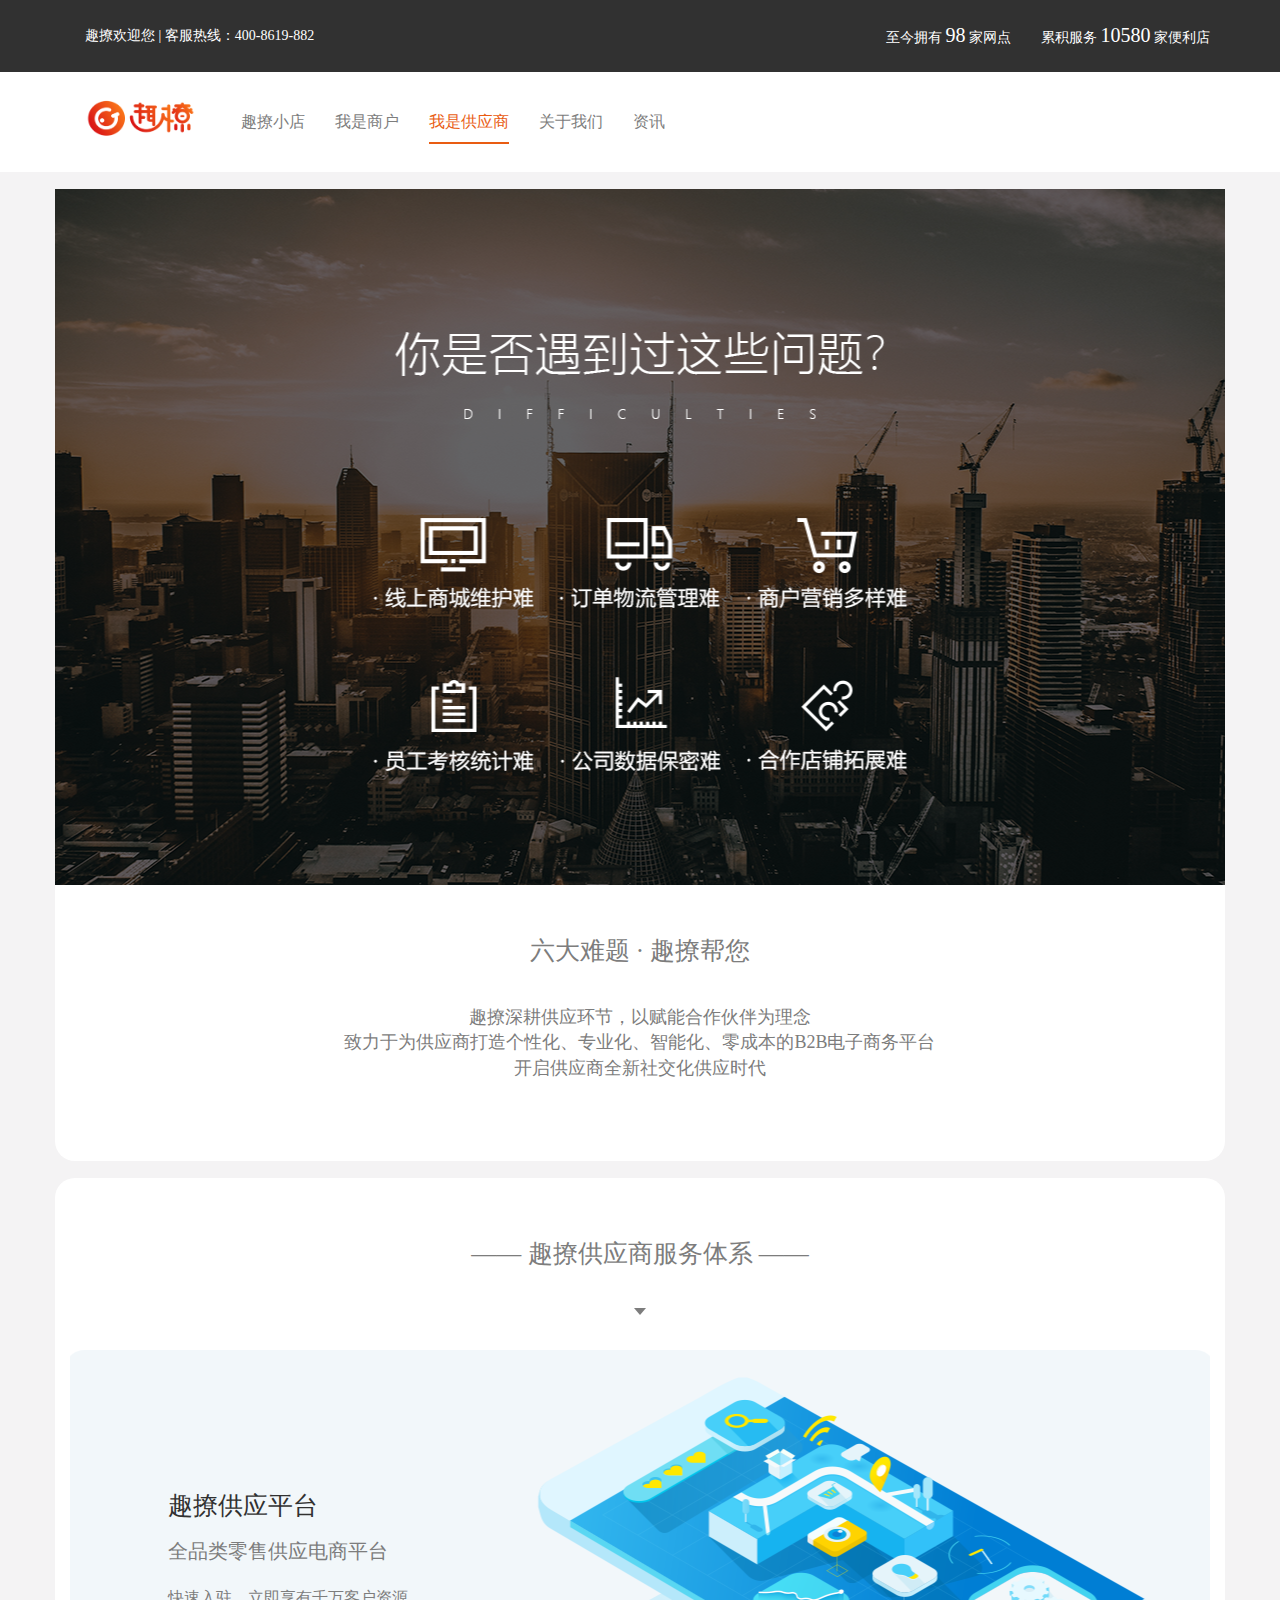
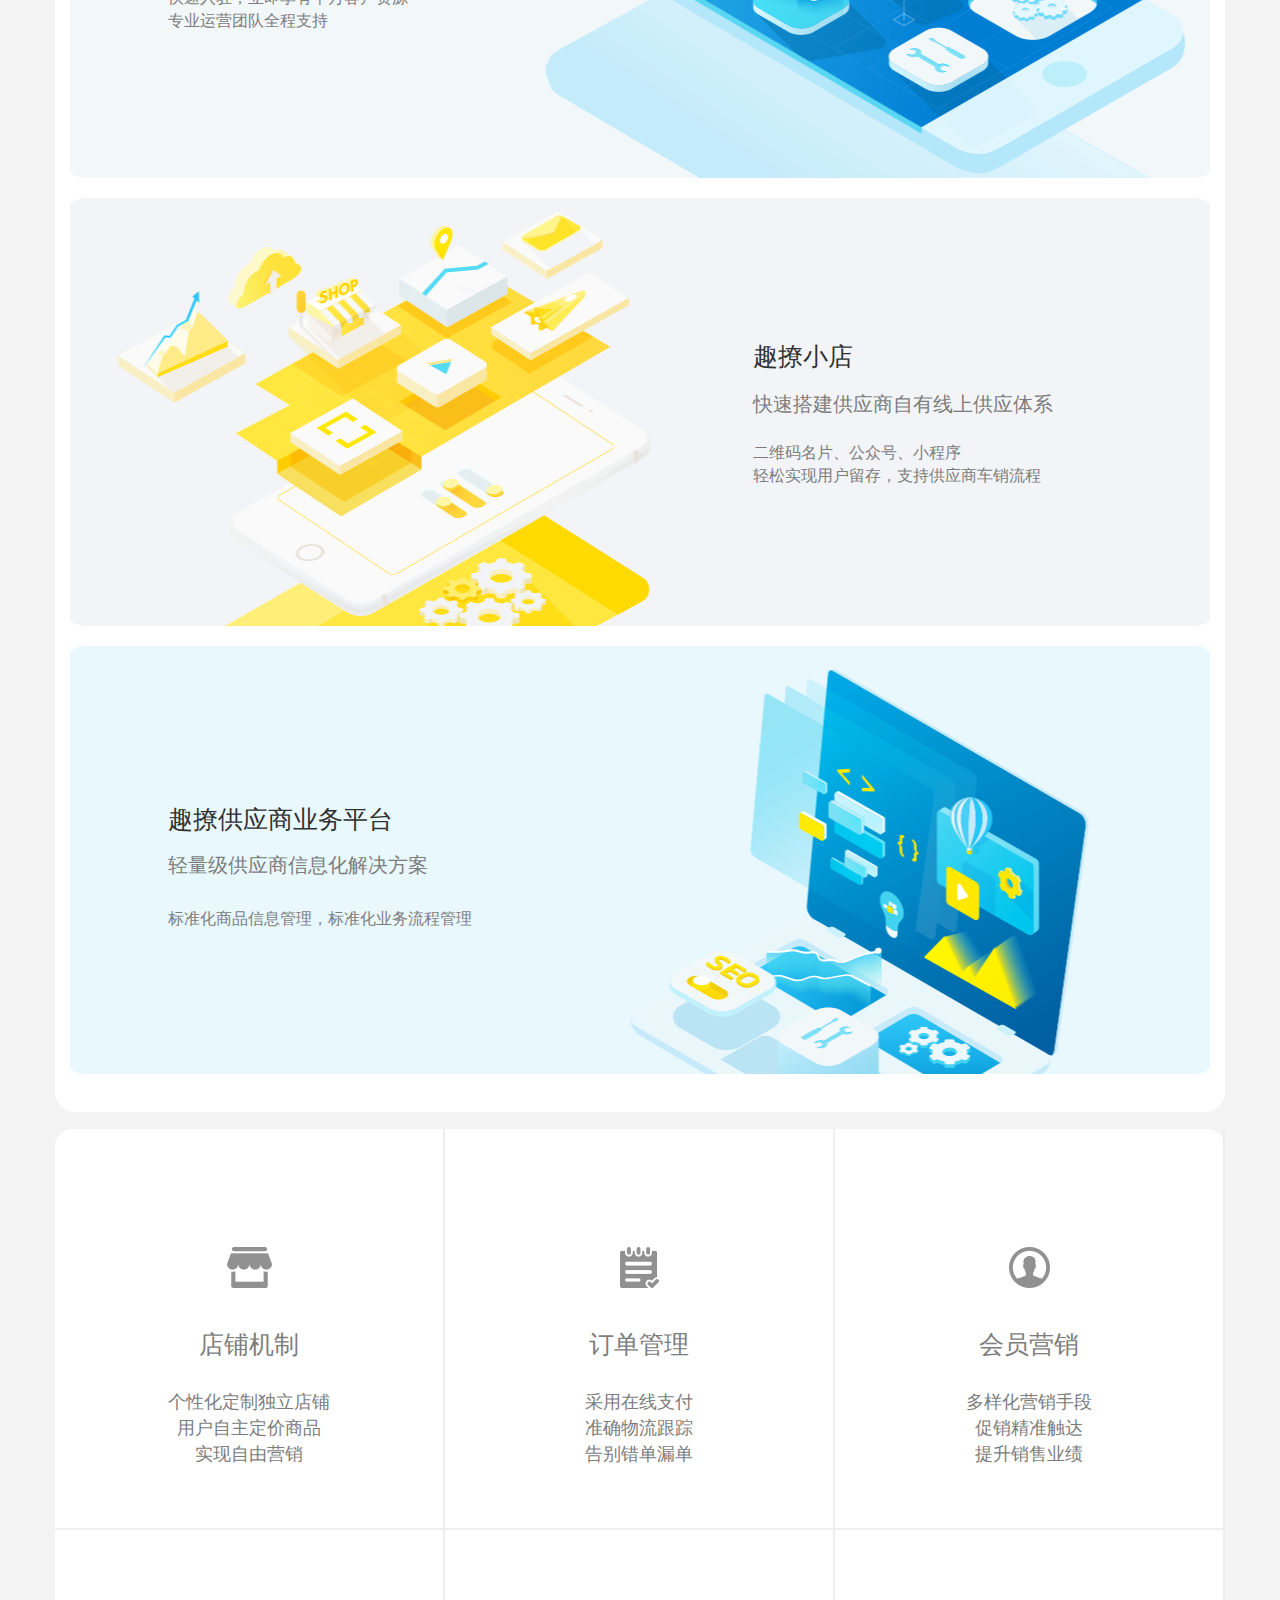
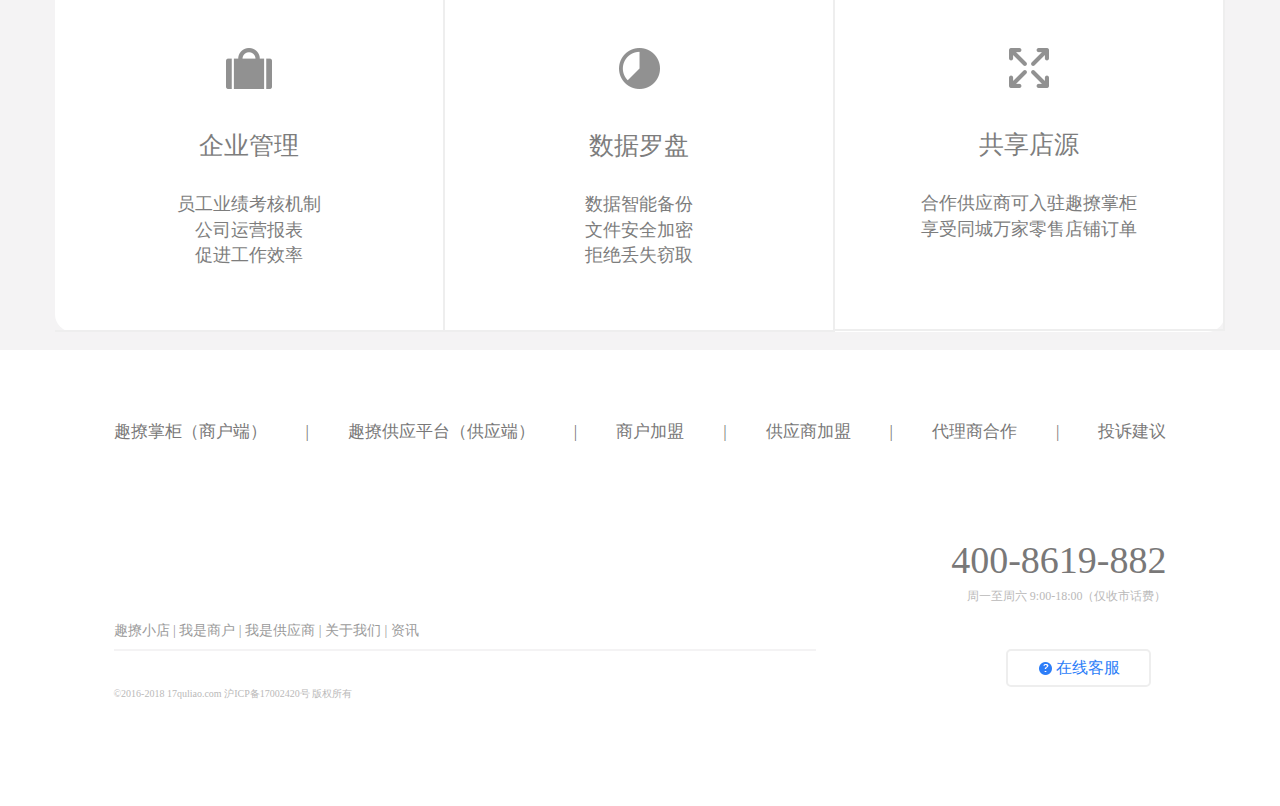
<file: page/supply.html>
<!DOCTYPE html>
<html lang="en">
<head>
    <meta charset="UTF-8">
    <meta http-equiv="X-UA-Compatible" content="IE=8">
    <meta name="renderer" content="webkit">
    <title>资弘科技-我是供应商&nbsp;&nbsp;&nbsp;&nbsp;&nbsp;&nbsp;&nbsp;&nbsp;-深耕供应，赋能伙伴：共享店源，零售电商平台，趣撩小店，企业管理</title>
    <meta name="Keywords" Content="趣撩,资弘,批发,批发商,B2B,社交供应,电子商务,供应服务,全品类,平台,发货,线上供应,客户,车销,小程序,公众号,二维码名片,信息化,独立店铺,自主定价,营销,错单,漏单,物流跟踪,物流,在线支付,订单管理,营销,促销,提升业绩,销售业绩,业绩,考核机制,运营报表,数据备份,共享店源">
    <link rel="icon" href="img/logo.ico" type="image/x-icon">
    <link rel="stylesheet" type="text/css" href="css/bootstrap/bootstrap.min.css">
    <link rel="stylesheet" type="text/css" href="css/bootstrap/bootstrap-theme.css">
    <link rel="stylesheet" type="text/css" href="css/animate/animate.min.css">
    <link rel="stylesheet" type="text/css" href="css/index.css">
    <link rel="stylesheet" type="text/css" href="css/zihongpop.css">
    <link rel="stylesheet" type="text/css" href="css/supply.css">
</head>
<body>
<script type="text/javascript">
    if (navigator.userAgent.match(/mobile/i)) {
        top.location = 'https://www.zihongkeji.com/app/app_download/app_download.html';
    }
</script>
<div class="page-nav-top">
    <div class="nav">
        <div class="container">
            <div class="navbar-text">
                <span style="color: #ffffff;">趣撩欢迎您</span>
                <span style="color: #ffffff;">|</span>
                <span style="color: #ffffff;">客服热线：400-8619-882</span>
            </div>
            <ul class="nav navbar-nav navbar-right">
                <li>

                    <div class="navbar-text" style="margin-top: 10px;">
                        <span style="color: #ffffff;">至今拥有</span>
                        <span style="color: #ffffff; font-size: 20px" class="counter">98</span>
                        <span style="color: #ffffff;">家网点</span>
                    </div>
                </li>
                <li>
                    <div class="navbar-text" style="margin-top: 10px;">
                        <span style="color: #ffffff;">累积服务</span>
                        <span style="color: #ffffff; font-size: 20px" class="counter">10580</span>
                        <span style="color: #ffffff;">家便利店</span>
                    </div>
                </li>
            </ul>
        </div>
    </div>
</div>
<div class="page-nav">
    <div class="nav">
        <div class="container">
            <div class="navbar-text">
                <img src="img/index/logo.png" alt="" style="width: 111px;height: 42px">
            </div>
            <ul class="nav navbar-nav navbar-text">
                <li>
                    <a href="../index.html" target="_self">
                        <div>趣撩小店</div>
                    </a>
                </li>
                <li>
                    <a href="merchant.html" target="_self">
                        <div>我是商户</div>
                    </a>
                </li>
                <li>
                    <a href="#" style="color: #e95c12;">
                        <div style="padding-bottom:10px;border-bottom: 2px solid #e95c12;color: #e95c12;">我是供应商</div>
                    </a>
                </li>
                <li>
                    <a href="about.html" target="_self">
                        <div>关于我们</div>
                    </a>
                </li>
                <li>
                    <a href="information.html" target="_self">
                        <div>资讯</div>
                    </a>
                </li>
            </ul>
        </div>
    </div>
</div>
<div class="container" style="margin-top:17px;background: #ffffff;padding-left: 0;padding-right: 0;border-bottom-left-radius: 20px; border-bottom-right-radius: 20px">
        <div id="first-supply-div">
        </div>
        <div style="margin-top: 48px;text-align: center">
            <div style="font-size: 25px;color: #7d7d7d;">六大难题 · 趣撩帮您</div>
        </div>
        <div style="margin-top: 36px;text-align: center;font-size: 18px;color: #7d7d7d;padding-bottom: 79px">
            <div>
                趣撩深耕供应环节，以赋能合作伙伴为理念
            </div>
            <div>
                致力于为供应商打造个性化、专业化、智能化、零成本的B2B电子商务平台
            </div>
            <div>
                开启供应商全新社交化供应时代
            </div>
    </div>

</div>
<div class="container" style="background: #ffffff;margin-top: 17px;border-radius: 20px;">
    <div style="">
        <div style="padding-top: 58px;font-size: 25px;color: #7d7d7d;text-align: center">
            <div>—— 趣撩供应商服务体系 ——</div>
        </div>
        <div style="margin-top: 29px;text-align: center">
            <img src="img/supply/supply-detail.png" alt="">
        </div>
    </div>
    <div id="second-supply-div" style="margin-top: 29px">
        <div class="row">
            <div class="col-md-1">
            </div>
            <div class="col-md-11">
                <div style="margin-top: 138px">
                    <div style="font-size: 25px;color: #313131;">
                        趣撩供应平台
                    </div>
                </div>
                <div style="margin-top: 14px">
                    <div style="font-size: 20px;color: #7d7d7d;">全品类零售供应电商平台</div>
                </div>
                <div style="margin-top: 21px">
                    <div style="font-size: 16px;color: #7d7d7d;">
                        <div>快速入驻，立即享有千万客户资源</div>
                        <div>专业运营团队全程支持</div>
                    </div>
                </div>
                <div style="margin-top: 21px">
                    <!--<button class="supply-know-more" id="first-supply-btn" style="color: #7d7d7d;width: 104px;height: 31px;background-color:transparent ;border-radius: 10px;border: solid 1px #313131;outline: none">-->
                        <!--<div  style="font-size: 16px;">-->
                            <!--了解详情-->
                        <!--</div>-->
                    <!--</button>-->
                </div>
            </div>
        </div>
    </div>
    <div id="third-supply-div" style="margin-top: 20px">
        <div class="row">
            <div class="col-md-7">
            </div>
            <div class="col-md-5">
                <div style="margin-top: 141px">
                    <div style="font-size: 25px;color: #313131;">
                        趣撩小店
                    </div>
                </div>
                <div style="margin-top: 16px">
                    <div style="font-size: 20px;color: #7d7d7d;">
                        快速搭建供应商自有线上供应体系
                    </div>
                </div>
                <div style="margin-top: 23px;font-size: 16px;color: #7d7d7d">
                    <div>二维码名片、公众号、小程序</div>
                    <div>轻松实现用户留存，支持供应商车销流程</div>
                </div>
                <div style="margin-top: 18px">
                    <!--<button class="supply-know-more"  id="second-supply-btn" style="color: #7d7d7d;width: 104px;height: 31px;background-color: transparent;border-radius: 10px;border: solid 1px #313131;outline: none">-->
                        <!--<div style="font-size: 16px;">-->
                            <!--了解详情-->
                        <!--</div>-->
                    <!--</button>-->
                </div>
            </div>
        </div>
    </div>
    <div id="fourth-supply-div" style="margin-top: 20px;margin-bottom: 38px">
        <div class="row">
            <div class="col-md-1">
            </div>
            <div class="col-md-11">
                <div style="margin-top: 156px">
                    <div style="font-size: 25px;color: #313131;">
                        趣撩供应商业务平台
                    </div>
                </div>
                <div style="margin-top: 14px">
                    <div style="font-size: 20px;color: #7d7d7d;">轻量级供应商信息化解决方案</div>
                </div>
                <div style="margin-top: 28px">
                    <div style="font-size: 16px;color: #7d7d7d;">
                        <div>标准化商品信息管理，标准化业务流程管理</div>
                    </div>
                </div>
                <div style="margin-top: 21px">
                    <!--<button class="supply-know-more"  id="third-supply-btn" style="color: #7d7d7d;width: 104px;height: 31px;background-color:transparent ;border-radius: 10px;border: solid 1px #313131;outline: none">-->
                        <!--<div style="font-size: 16px;">-->
                            <!--了解详情-->
                        <!--</div>-->
                    <!--</button>-->
                </div>
            </div>
        </div>
    </div>
</div>
<div class="container" style="margin-top: 17px;background: #ffffff;border-radius: 18px">
    <div class="row">
        <div id="supply-first" class="col-md-4" style="text-align: center;border-right: solid 2px #eeeeee;border-bottom: solid 2px #eeeeee;">
            <div id="supply-first-img-old" style="margin-top: 118px;display: block">
                <img src="img/supply/supply-5-1-1.png" alt="" style="">
            </div>
            <div id="supply-first-img-new" style="margin-top: 118px;display: none">
                <img src="img/supply/supply-5-1-2.png" alt="" style="">
            </div>
            <div style="margin-top: 39px">
                <div class="supply-first-class" style="font-size: 25px;color: #7d7d7d;">
                    店铺机制
                </div>
            </div>
            <div style="margin-top: 28px;margin-bottom: 61px">
                <div class="supply-first-class" style="font-size: 18px;color: #7d7d7d;">
                    <div>个性化定制独立店铺</div>
                    <div>用户自主定价商品</div>
                    <div>实现自由营销</div>
                </div>
            </div>
        </div>
        <div id="supply-second" class="col-md-4" style="text-align: center;border-right: solid 2px #eeeeee;border-bottom: solid 2px #eeeeee;">
            <div id="supply-second-img-old" style="margin-top: 118px;display: block" >
                <img  src="img/supply/supply-5-2-1.png" alt="">
            </div>
            <div id="supply-second-img-new" style="margin-top: 118px;display: none">
                <img  src="img/supply/supply-5-2-2.png" alt="">
            </div>
            <div style="margin-top: 39px">
                <div class="supply-second-class" style="font-size: 25px;color: #7d7d7d;">
                    订单管理
                </div>
            </div>
            <div style="margin-top: 28px;margin-bottom: 61px">
                <div class="supply-second-class" style="font-size: 18px;color: #7d7d7d;">
                    <div>采用在线支付</div>
                    <div>准确物流跟踪</div>
                    <div>告别错单漏单</div>
                </div>
            </div>
        </div>
        <div id="supply-third" class="col-md-4" style="text-align: center;border-right: solid 2px #eeeeee;border-bottom: solid 2px #eeeeee;">
            <div id="supply-third-img-old" style="margin-top: 118px;display: block">
                <img  src="img/supply/supply-5-3-1.png" alt="">
            </div>
            <div id="supply-third-img-new" style="margin-top: 118px;display: none">
                <img id="supply-third-img" src="img/supply/supply-5-3-2.png" alt="">
            </div>
            <div style="margin-top: 39px">
                <div class="supply-third-class" style="font-size: 25px;color:#7d7d7d;">
                    会员营销
                </div>
            </div>
            <div style="margin-top: 28px;margin-bottom: 61px">
                <div class="supply-third-class" style="font-size: 18px;color: #7d7d7d;">
                    <div>多样化营销手段</div>
                    <div>促销精准触达</div>
                    <div>提升销售业绩</div>
                </div>
            </div>
        </div>
        <div id="supply-fourth" class="col-md-4" style="text-align: center;border-right: solid 2px #eeeeee;border-bottom: solid 2px #eeeeee;">
            <div id="supply-fourth-img-old" style="margin-top: 118px;display: block">
                <img  src="img/supply/supply-5-4-1.png" alt="">
            </div>
            <div id="supply-fourth-img-new" style="margin-top: 118px;display: none">
                <img  src="img/supply/supply-5-4-2.png" alt="">
            </div>
            <div style="margin-top: 39px">
                <div class="supply-fourth-class" style="font-size: 25px;color: #7d7d7d;">
                    企业管理
                </div>
            </div>
            <div style="margin-top: 28px;margin-bottom: 61px">
                <div class="supply-fourth-class" style="font-size: 18px;color: #7d7d7d;">
                    <div>员工业绩考核机制</div>
                    <div>公司运营报表</div>
                    <div>促进工作效率</div>
                </div>
            </div>
        </div>
        <div id="supply-fifth" class="col-md-4" style="text-align: center;border-right: solid 2px #eeeeee;border-bottom: solid 2px #eeeeee;">
            <div id="supply-fifth-img-old" style="margin-top: 118px;display: block">
                <img  src="img/supply/supply-5-5-1.png" alt="">
            </div>
            <div id="supply-fifth-img-new" style="margin-top: 118px;display: none">
                <img  src="img/supply/supply-5-5-2.png" alt="">
            </div>
            <div style="margin-top: 39px">
                <div class="supply-fifth-class" style="font-size: 25px;color: #7d7d7d;">
                    数据罗盘
                </div>
            </div>
            <div style="margin-top: 28px;margin-bottom: 61px">
                <div class="supply-fifth-class" style="font-size: 18px;color: #7d7d7d;">
                    <div>数据智能备份</div>
                    <div>文件安全加密</div>
                    <div>拒绝丢失窃取</div>
                </div>
            </div>
        </div>
        <div id="supply-sixth" class="col-md-4" style="text-align: center;border-right: solid 2px #eeeeee;border-bottom: solid 2px #eeeeee;">
            <div id="supply-sixth-img-old" style="margin-top: 118px;display: block">
                <img  src="img/supply/supply-5-6-1.png" alt="">
            </div>
            <div id="supply-sixth-img-new" style="margin-top: 118px;display: none">
                <img id="supply-sixth-img" src="img/supply/supply-5-6-2.png" alt="">
            </div>
            <div style="margin-top: 39px">
                <div class="supply-sixth-class" style="font-size: 25px;color:#7d7d7d;">
                    共享店源
                </div>
            </div>
            <div style="margin-top: 28px;margin-bottom: 61px">
                <div class="supply-sixth-class" style="font-size: 18px;color: #7d7d7d;">
                    <div>合作供应商可入驻趣撩掌柜</div>
                    <div>享受同城万家零售店铺订单</div>
                    <div style="visibility: hidden">1</div>
                </div>
            </div>
        </div>
    </div>
</div>


<div style="background-color: #ffffff;margin-top: 18px;padding-bottom: 105px">
    <div class="container" style="padding-top: 70px">
        <div class="row" style="font-family: MicrosoftYaHei;font-size: 17px;color: #797878;">
            <div class="col-md-1" style="width: 5%"></div>
            <div class="col-md-10" style="text-align: center;padding-left: 0;padding-right: 0;position: relative;width: 90%">
                <div style="text-align: center;display: flex;justify-content: space-between">
                    <div id="index-footer-merchant">
                        趣撩掌柜（商户端）
                    </div>
                    <div>|</div>
                    <div id="index-footer-supply">
                        趣撩供应平台（供应端）
                    </div>
                    <div>|</div>
                    <div>
                        商户加盟
                    </div>
                    <div>|</div>
                    <div>
                        供应商加盟
                    </div>
                    <div>|</div>
                    <div>代理商合作</div>
                    <div>|</div>
                    <div>投诉建议</div>
                </div>
                <div id="index-tip-merchant" style="visibility: hidden;position: absolute;left: 2%">
                    <img src="img/index/index-merchant.png" alt="">
                </div>
                <div id="index-tip-supply" style="visibility: hidden;position: absolute;left: 25%">
                    <img src="img/index/index-supply.png" alt="">
                </div>
                <div id="index-tip-online" style="visibility: hidden;position: absolute;bottom: 20%;right: 2%;">
                    <img src="img/index/index-online.png" alt="">
                </div>
                <div style="padding-top: 89px;text-align: right;">
                    <div style="font-size: 38px;color: #797878;">
                        <div>
                            400-8619-882
                        </div>
                    </div>
                    <div style="font-family: MicrosoftYaHei;font-size: 12px;color: #bab9b9; ">
                        <div>
                            周一至周六 9:00-18:00（仅收市话费）
                        </div>
                    </div>
                </div>
                <div style="margin-top: 16px">
                    <div class="col-md-4" style="text-align: left;padding-left: 0;padding-right: 0;">
                        <div style="font-size: 14px;font-family: MicrosoftYaHeiLight;color: #9b9b9b;">
                            <div class="display-inline" onclick='window.open("../index.html","_self") '>
                                <a class="footer-color">趣撩小店</a></div>
                            <div class="display-inline">|</div>
                            <div class="display-inline" onclick='window.open("../page/merchant.html","_self") '>
                                <a class="footer-color">我是商户</a></div>
                            <div class="display-inline">|</div>
                            <div class="display-inline" onclick='window.open("../page/supply.html","_self") '>
                                <a class="footer-color">我是供应商</a></div>
                            <div class="display-inline">|</div>
                            <div class="display-inline" onclick='window.open("../page/about.html","_self") '>
                                <a class="footer-color">关于我们</a></div>
                            <div class="display-inline">|</div>
                            <div class="display-inline" onclick='window.open("../page/information.html","_self") '>
                                <a class="footer-color">资讯</a></div>
                        </div>
                    </div>
                    <div class="col-md-4">
                    </div>
                    <div class="col-md-4"></div>
                </div>
                <div style="margin-top: 44px;">
                    <div class="col-md-8" style="border: 1px solid #f4f3f4">
                        <div></div>
                    </div>
                    <div class="col-md-2"></div>
                    <div class="col-md-2" id="zihong-statement">
                        <button id="btn-index-contact">
                            <img src="img/index/index-7.png">
                            <span>在线客服</span>
                        </button>
                    </div>
                </div>
                <div style="text-align: left;font-family: MicrosoftYaHeiLight;font-size: 10px;color: #bab9b9;">
                    ©2016-2018&nbsp;17quliao.com&nbsp;沪ICP备17002420号&nbsp;版权所有
                </div>
            </div>
            <div class="col-md-1" style="width: 5%"></div>
        </div>
    </div>
</div>
<div class="theme-popover-background">
    <div id="index-close-pop"
         style='background: url("img/pop/pop-close.png") no-repeat center center; background-size:cover ;float: right;height: 58px;width: 58px;'>
    </div>
    <div class="theme-popover">
        <div class="theme-poptit">
            <h3 style="font-size: 20px;color: #929292;">供应商合作申请</h3>
            <p style="font-size: 14px;color: #bebfbe;">以下信息请您如实填写，工作人员将会尽快与您联系</p>
        </div>
        <div class="theme-popbod">
            <form class="form-inline" style="font-size: 14px;color: #929292;">
                <div style="padding-left: 60px">
                    <div class="form-group">
                        <span>联系人：</span>
                        <input type="text" class="form-control" placeholder="Jane Doe">
                    </div>
                    <div class="form-group" style="padding-left: 10px">
                        <span>手机：</span>
                        <input type="number" class="form-control" maxlength="13" placeholder="13312341234">
                    </div>
                    <div class="form-group" style="padding-left: 10px">
                        <span>固话：</span>
                        <input type="number" class="form-control" placeholder="选填">
                    </div>
                </div>
                <div class="inline-distract">
                    <span>店铺名称：</span>
                    <input style="width: 643px" type="email" class="form-control" placeholder="">
                </div>
                <div class="inline-distract">
                    <span>经营范围：</span>
                    <label class="radio-inline">
                        <input type="radio" name="inlineRadioOptions" value="option1"> 食品
                    </label>
                    <label class="radio-inline">
                        <input type="radio" name="inlineRadioOptions" value="option2"> 日用
                    </label>
                    <label class="radio-inline">
                        <input type="radio" name="inlineRadioOptions" value="option3"> 五金
                    </label>
                    <label class="radio-inline">
                        <input type="radio" name="inlineRadioOptions" value="option4"> 全品类
                    </label>
                    <label class="radio-inline">
                        <input type="radio" name="inlineRadioOptions" value="option5"> 其他
                    </label>
                </div>
                <div class="inline-distract">
                    <div style="float: left">
                        <span>类型：</span>
                        <label class="radio-inline">
                            <input type="radio" name="inlineRadioOptions" value="option1">厂家
                        </label>
                        <label class="radio-inline">
                            <input type="radio" name="inlineRadioOptions" value="option2">代理商
                        </label>
                        <label class="radio-inline">
                            <input type="radio" name="inlineRadioOptions" value="option3">经销商
                        </label>
                        <label class="radio-inline">
                            <input type="radio" name="inlineRadioOptions" value="option4">批发商
                        </label>
                    </div>
                    <div style="text-align: right;padding-right: 64px">
                        <span>是否有配送能力：</span>
                        <label class="radio-inline">
                            <input type="radio" name="inlineRadioOptions" value="option1">是
                        </label>
                        <label class="radio-inline">
                            <input type="radio" name="inlineRadioOptions" value="option2">否
                        </label>
                    </div>
                </div>
                <div class="inline-distract">
                    <span>供货区域：</span>
                    <div class="form-group" style="padding-left: 15px">
                        <input type="text" class="form-control" id="exampleInputName2" placeholder="陕西">
                        <span for="exampleInputName2">省</span>
                    </div>
                    <div class="form-group" style="padding-left: 15px">
                        <input type="email" class="form-control" placeholder="西安">
                        <span for="exampleInputEmail2">市</span>
                    </div>
                    <div class="form-group" style="padding-left: 15px">
                        <input type="email" class="form-control" id="exampleInputEmail2" placeholder="雁塔">
                        <span for="exampleInputEmail2">区</span>
                    </div>
                </div>
                <div class="inline-distract">
                    <span>您还有什么问题需要咨询吗？</span>
                    <div style="padding-top: 20px">
                            <textarea style="width: 720px;height: 61px;border-radius: 5px;border: solid 1px #c7c7c7;"
                                      name="" id="" cols="50" rows="3" placeholder="选填..."></textarea>
                    </div>
                </div>
                <div style="margin-top: 32px;text-align: center">
                    <button id="btn-index-close"
                            style="width: 193px;height: 51px;background-image: linear-gradient(6deg, #57a6e3 0%, #b6efa2 100%);border-radius: 8px;font-size: 20px;color: #ffffff;">
                        提交
                    </button>
                </div>
            </form>
        </div>
    </div>
</div>
<div class="theme-popover-mask"></div>
<script src="js/jquery/jquery.min.js" type="text/javascript" charset="utf-8"></script>
<script src="js/jquery/jquery.countup.min.js" type="text/javascript" charset="utf-8"></script>
<script src="js/jquery/jquery.waypoints.min.js" type="text/javascript" charset="utf-8"></script>
<script src="js/bootstrap/bootstrap.js" type="text/javascript" charset="utf-8"></script>
<script src="js/wow.js" type="text/javascript" charset="utf-8"></script>
<script src="js/index.js" type="text/javascript" charset="utf-8"></script>
<script src="js/supply.js" type="text/javascript" charset="utf-8"></script>
</body>
</html>
</file>
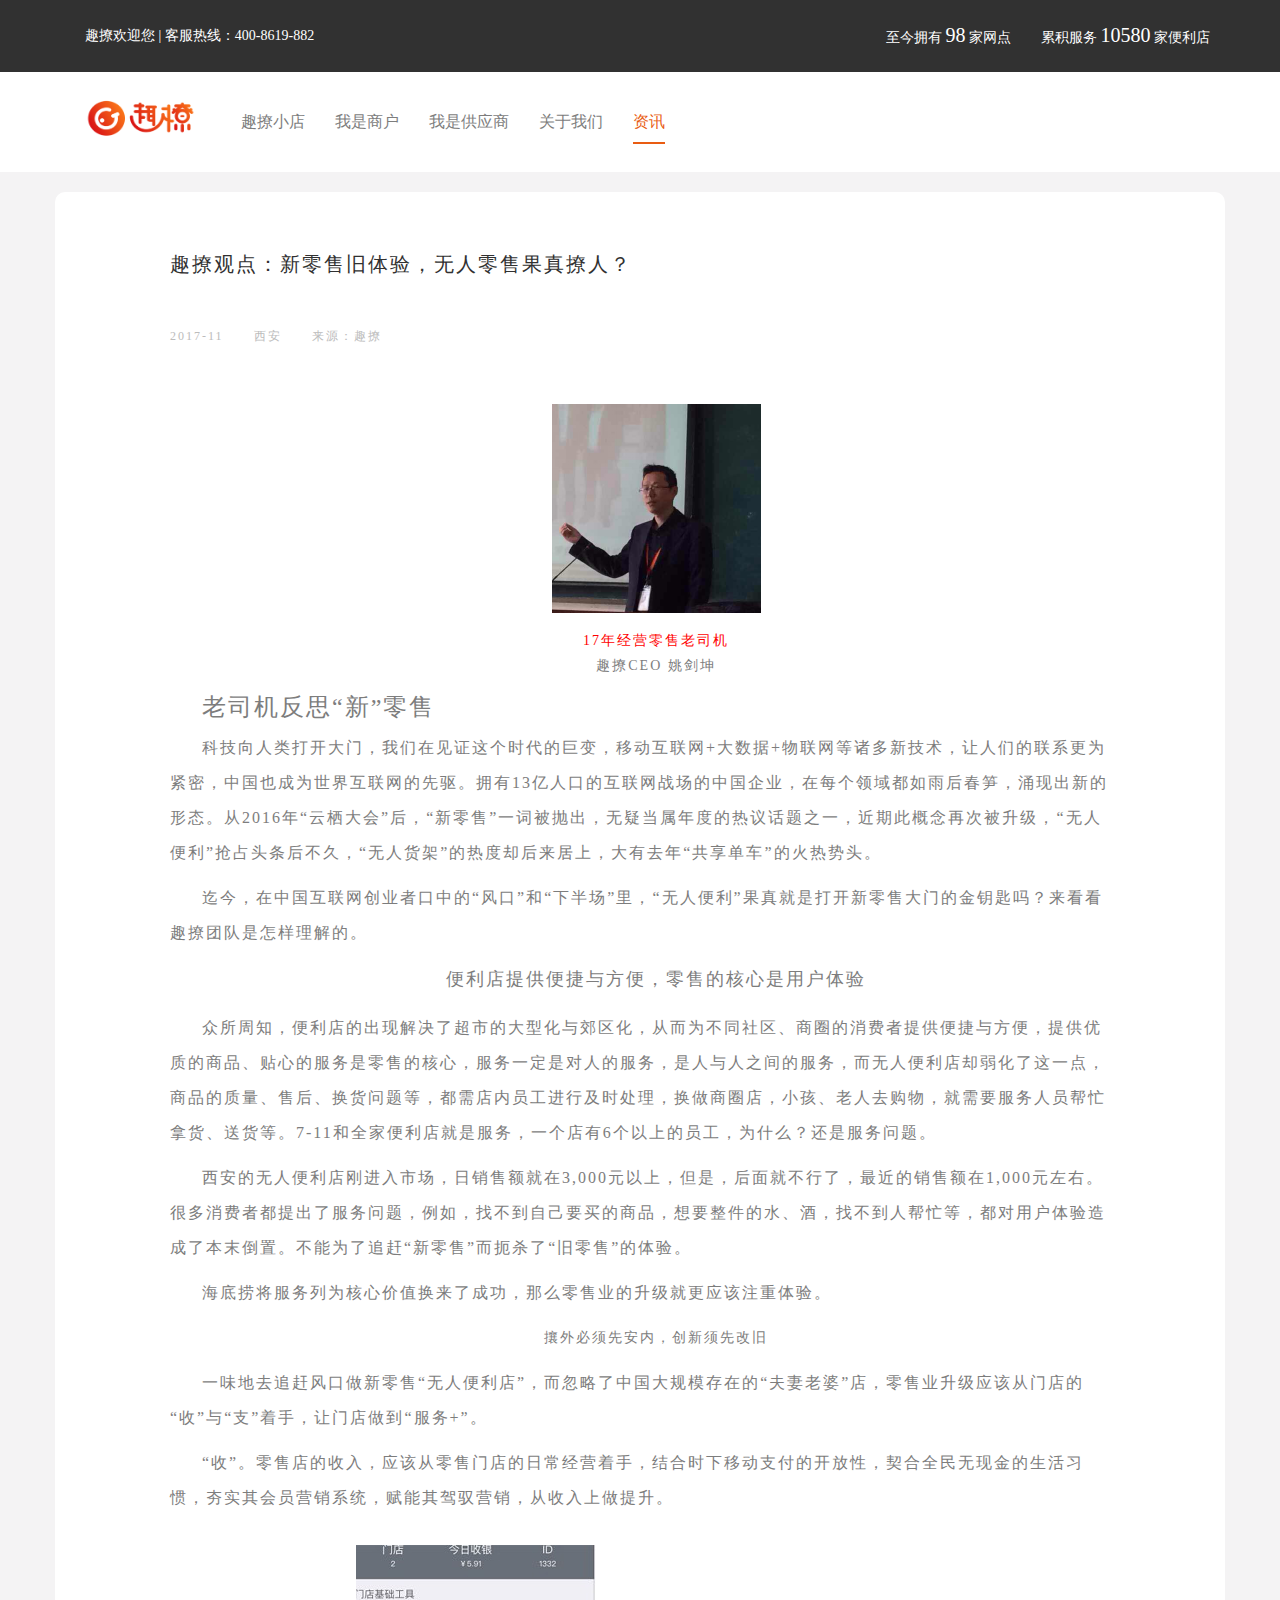
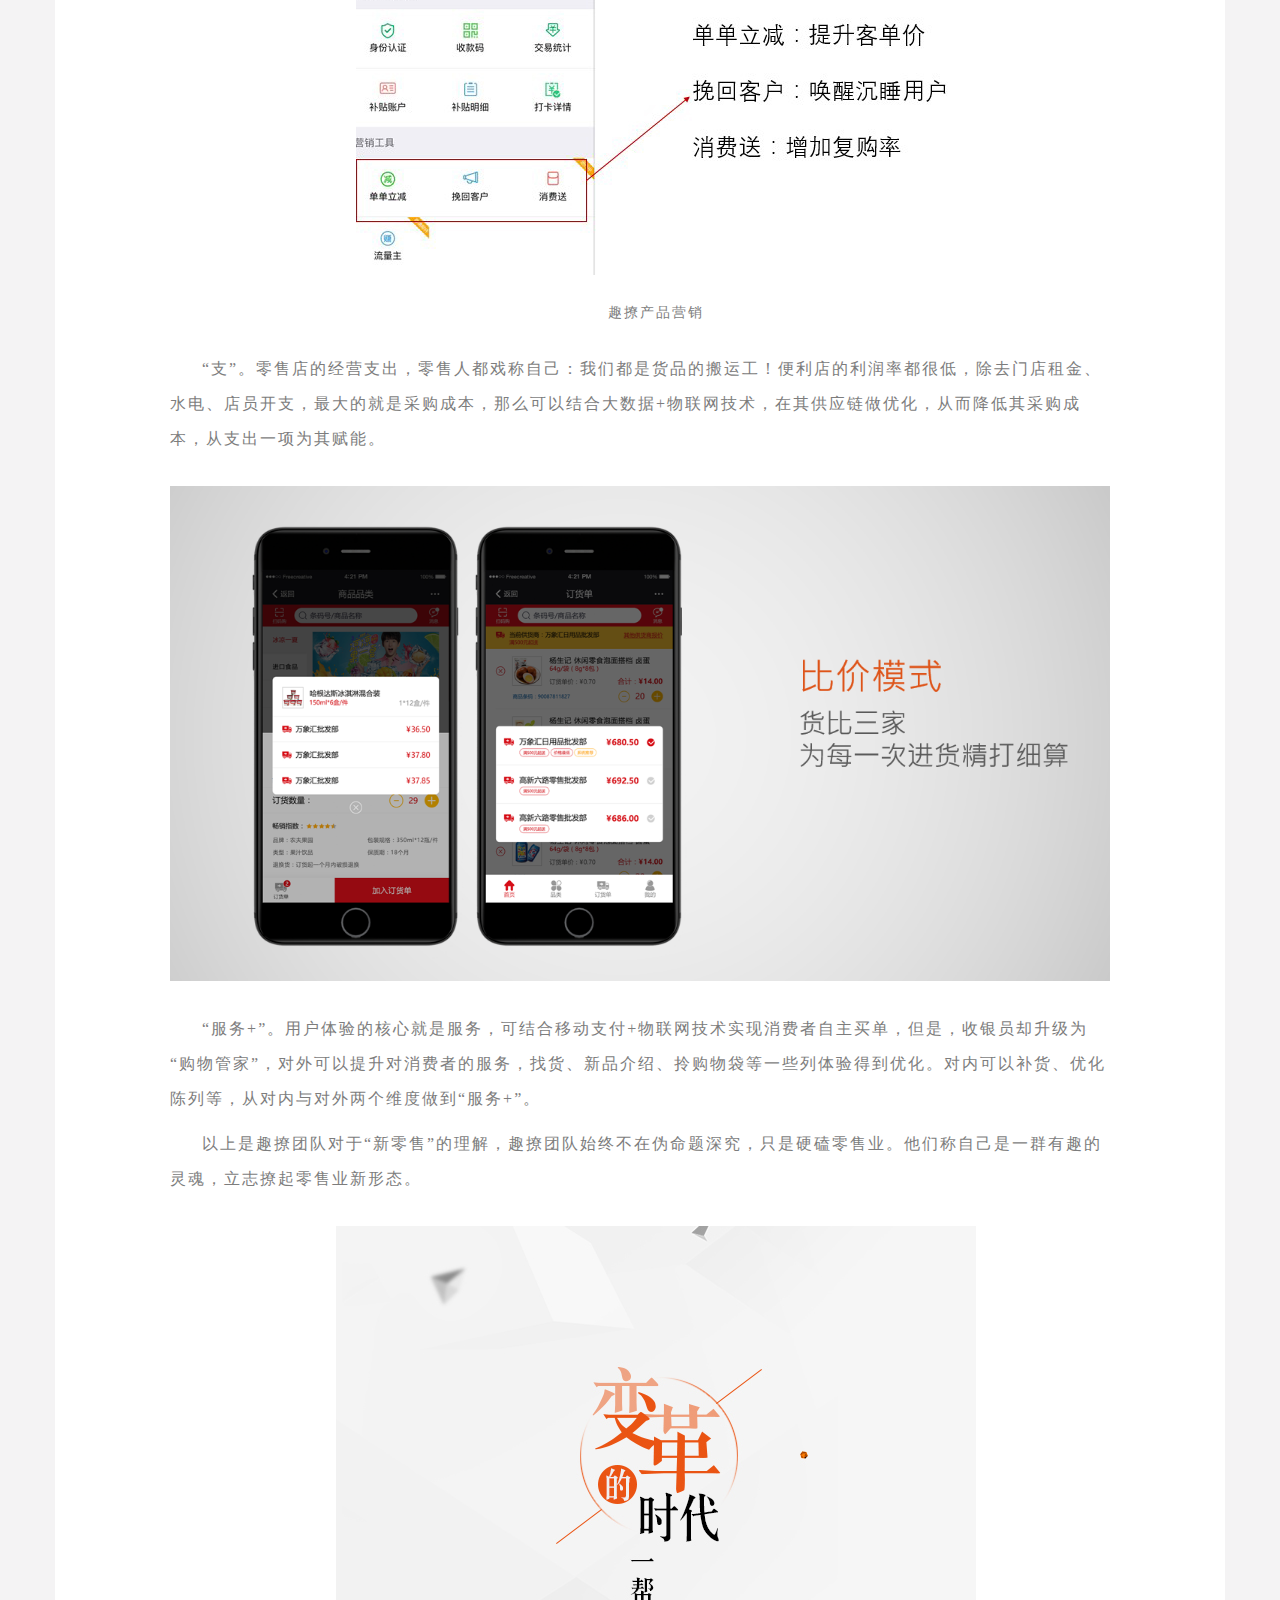
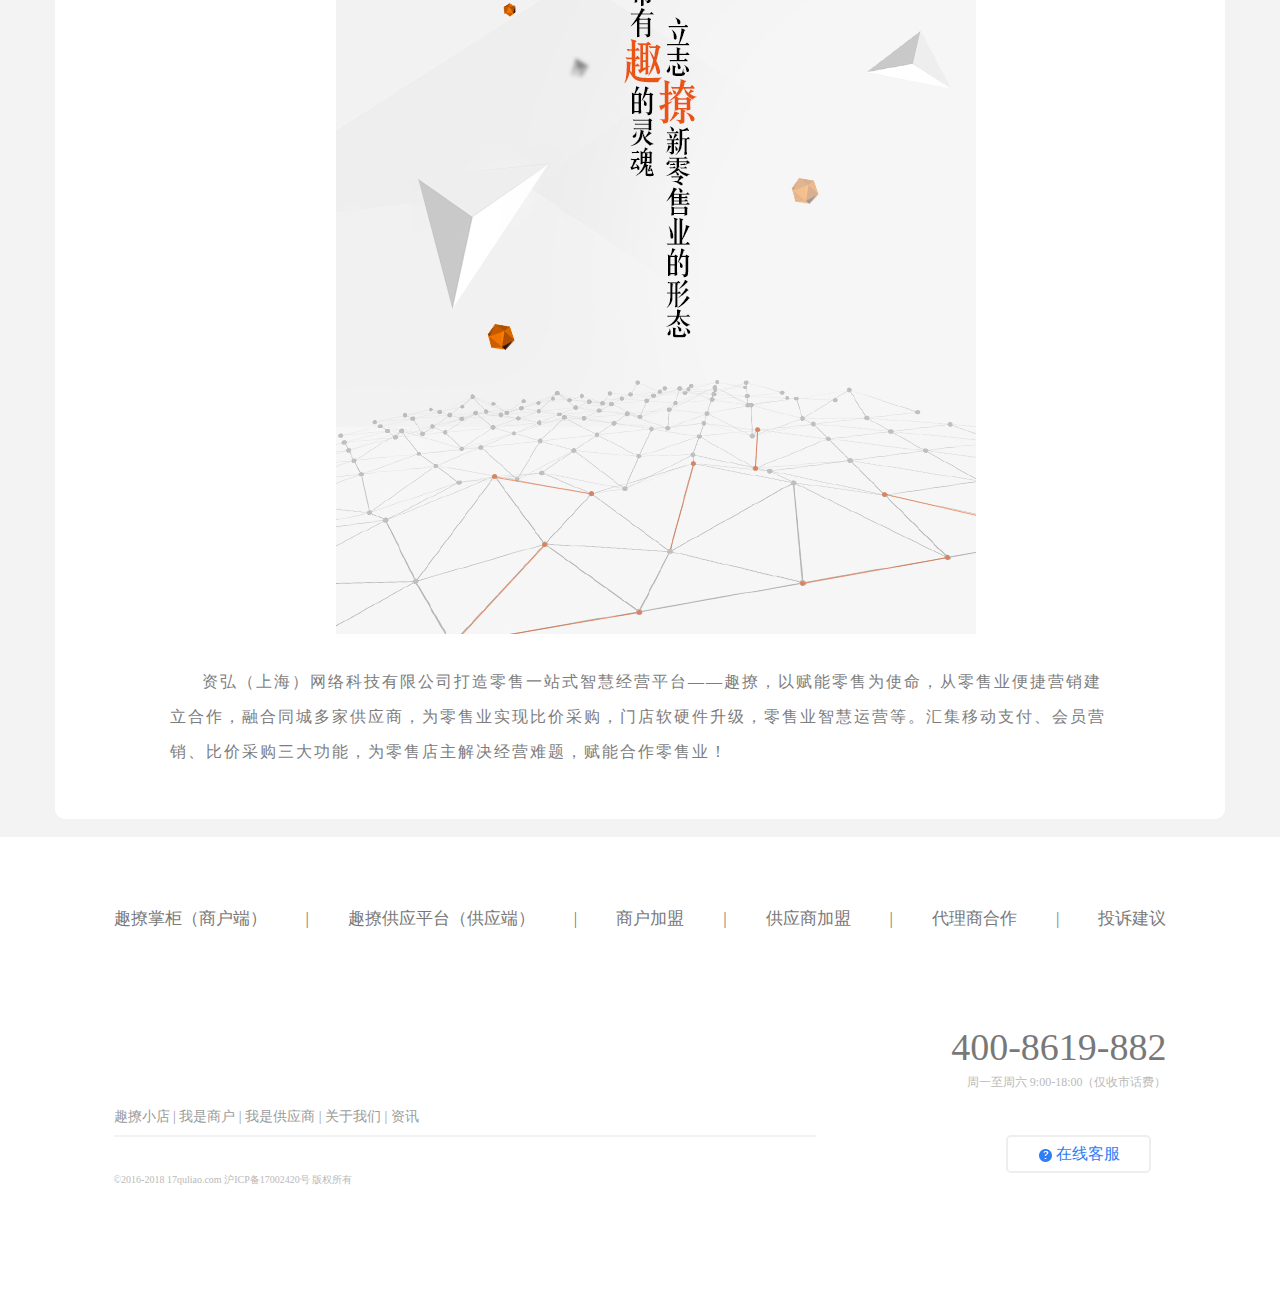
<file: page/news/new1.html>
<!DOCTYPE html>
<html lang="en">
<head>
    <meta charset="UTF-8">
    <meta http-equiv="X-UA-Compatible" content="IE=8">
    <title>资弘科技-趣撩新闻&nbsp;&nbsp;&nbsp;&nbsp;&nbsp;&nbsp;&nbsp;&nbsp;-零售业形态的平台改变者</title>
    <link rel="icon" href="../img/logo.ico" type="image/x-icon">
    <link rel="stylesheet" type="text/css" href="../css/bootstrap/bootstrap.min.css">
    <link rel="stylesheet" type="text/css" href="../css/bootstrap/bootstrap-theme.css">
    <link rel="stylesheet" type="text/css" href="../css/animate/animate.min.css">
    <link rel="stylesheet" type="text/css" href="../css/index.css">
    <link rel="stylesheet" type="text/css" href="../css/about.css">
</head>
<body>
<script type="text/javascript">
    if (navigator.userAgent.match(/mobile/i)) {
        top.location = 'https://www.zihongkeji.com/app/app_download/app_download.html';
    }
</script>
<div class="page-nav-top">
    <div class="nav">
        <div class="container">
            <div class="navbar-text">
                <span>趣撩欢迎您</span>
                <span>|</span>
                <span>客服热线：400-8619-882</span>
            </div>
            <ul class="nav navbar-nav navbar-right">
                <li>

                    <div class="navbar-text" style="margin-top: 10px;">
                        <span>至今拥有</span>
                        <span style="font-size: 20px" class="counter">98</span>
                        <span>家网点</span>
                    </div>
                </li>
                <li>
                    <div class="navbar-text" style="margin-top: 10px;">
                        <span>累积服务</span>
                        <span style="font-size: 20px" class="counter">10580</span>
                        <span>家便利店</span>
                    </div>
                </li>
            </ul>
        </div>
    </div>
</div>
<div class="page-nav">
    <div class="nav">
        <div class="container">
            <div class="navbar-text">
                <img src="../img/index/logo.png" alt="" style="width: 111px;height: 42px">
            </div>
            <ul class="nav navbar-nav navbar-text">
                <li>
                    <a href="../../index.html" target="_self">
                        <div>趣撩小店</div>
                    </a>
                </li>
                <li>
                    <a href="../merchant.html" target="_self">
                        <div>我是商户</div>
                    </a>
                </li>
                <li>
                    <a href="../supply.html" target="_self">
                        <div>我是供应商</div>
                    </a>
                </li>
                <li>
                    <a href="../about.html" target="_self">
                        <div>关于我们</div>
                    </a>
                </li>
                <li>
                    <a href="../information.html" style="color: #e95c12;">
                        <div style="padding-bottom:10px;border-bottom: 2px solid #e95c12;color: #e95c12;">资讯</div>
                    </a>
                </li>
            </ul>
        </div>
    </div>
</div>

<div id="detail-info">
    <div class="container" style="background-color: #ffffff; margin-top: 20px;border-radius: 10px;">
        <div id="detail-title" style="padding-left: 100px;padding-right: 100px;line-height : 35px;letter-spacing: 2px">
            <div style="font-family: MicrosoftYaHei;font-size: 20px;color: #313131;margin-top: 55px">
                趣撩观点：新零售旧体验，无人零售果真撩人？
            </div>
            <div id="detail-from"
                 style="font-family: MicrosoftYaHeiLight;color:#bcbcbc;margin-top: 37px;font-size: 12px">
                <div style="float: left">
                    2017-11
                </div>
                <div style="float: left; margin-left:30px; margin-right: 30px ">
                    西安
                </div>
                <div style="margin-left:20px ">
                    来源：趣撩
                </div>
            </div>
            <div id="detail-text" style="margin-top:50px;font-size: 16px;color: #7d7d7d; margin-bottom: 50px;text-indent:2em; ">
                <div style="margin:10px 0;text-align: center">
                    <img src="../img/news/146459502.png" alt="">
                </div>
                <div style="margin-top: 20px">
                    <h5 class="text-center" style="color: red">17年经营零售老司机</h5>
                    <h5 class="text-center">趣撩CEO 姚剑坤</h5>
                    <h3 class="text-left">老司机反思“新”零售</h3>
                    <p>
                        科技向人类打开大门，我们在见证这个时代的巨变，移动互联网+大数据+物联网等诸多新技术，让人们的联系更为紧密，中国也成为世界互联网的先驱。拥有13亿人口的互联网战场的中国企业，在每个领域都如雨后春笋，涌现出新的形态。从2016年“云栖大会”后，“新零售”一词被抛出，无疑当属年度的热议话题之一，近期此概念再次被升级，“无人便利”抢占头条后不久，“无人货架”的热度却后来居上，大有去年“共享单车”的火热势头。</p>
                    <p>迄今，在中国互联网创业者口中的“风口”和“下半场”里，“无人便利”果真就是打开新零售大门的金钥匙吗？来看看趣撩团队是怎样理解的。</p>
                    <h4 class="text-center" style="margin: 20px 0">便利店提供便捷与方便，零售的核心是用户体验</h4>
                    <p>
                        众所周知，便利店的出现解决了超市的大型化与郊区化，从而为不同社区、商圈的消费者提供便捷与方便，提供优质的商品、贴心的服务是零售的核心，服务一定是对人的服务，是人与人之间的服务，而无人便利店却弱化了这一点，商品的质量、售后、换货问题等，都需店内员工进行及时处理，换做商圈店，小孩、老人去购物，就需要服务人员帮忙拿货、送货等。7-11和全家便利店就是服务，一个店有6个以上的员工，为什么？还是服务问题。</p>
                    <p>
                        西安的无人便利店刚进入市场，日销售额就在3,000元以上，但是，后面就不行了，最近的销售额在1,000元左右。很多消费者都提出了服务问题，例如，找不到自己要买的商品，想要整件的水、酒，找不到人帮忙等，都对用户体验造成了本末倒置。不能为了追赶“新零售”而扼杀了“旧零售”的体验。</p>
                    <p>海底捞将服务列为核心价值换来了成功，那么零售业的升级就更应该注重体验。</p>
                    <h5 class="text-center" style="margin: 20px 0">攘外必须先安内，创新须先改旧</h5>
                    <p></p><p></p>
                    <p>一味地去追赶风口做新零售“无人便利店”，而忽略了中国大规模存在的“夫妻老婆”店，零售业升级应该从门店的“收”与“支”着手，让门店做到“服务+”。</p>
                    <p>“收”。零售店的收入，应该从零售门店的日常经营着手，结合时下移动支付的开放性，契合全民无现金的生活习惯，夯实其会员营销系统，赋能其驾驭营销，从收入上做提升。</p>
                    <div style="margin:30px 0;text-align: center">
                        <img src="../img/news/0000000000.jpg" alt="">
                    </div>
                    <h5 class="text-center">趣撩产品营销</h5>
                    <p style="margin-top: 30px">
                        “支”。零售店的经营支出，零售人都戏称自己：我们都是货品的搬运工！便利店的利润率都很低，除去门店租金、水电、店员开支，最大的就是采购成本，那么可以结合大数据+物联网技术，在其供应链做优化，从而降低其采购成本，从支出一项为其赋能。 </p>
                    <div style="margin:30px 0;text-align: center;">
                        <img src="../img/news/20180112153057.png" class="img-responsive" alt="">
                    </div>
                    <p>
                        “服务+”。用户体验的核心就是服务，可结合移动支付+物联网技术实现消费者自主买单，但是，收银员却升级为“购物管家”，对外可以提升对消费者的服务，找货、新品介绍、拎购物袋等一些列体验得到优化。对内可以补货、优化陈列等，从对内与对外两个维度做到“服务+”。 </p>
                    <p> 以上是趣撩团队对于“新零售”的理解，趣撩团队始终不在伪命题深究，只是硬磕零售业。他们称自己是一群有趣的灵魂，立志撩起零售业新形态。 </p>
                    <p></p><p></p>
                    <div style="margin:30px 0;text-align: center">
                        <img src="../img/news/20170926164453.jpg" alt="">
                    </div>
                    <p></p><p></p>
                    <p>
                        资弘（上海）网络科技有限公司打造零售一站式智慧经营平台——趣撩，以赋能零售为使命，从零售业便捷营销建立合作，融合同城多家供应商，为零售业实现比价采购，门店软硬件升级，零售业智慧运营等。汇集移动支付、会员营销、比价采购三大功能，为零售店主解决经营难题，赋能合作零售业！
                    </p>
                </div>
            </div>
        </div>

    </div>
</div>
<div style="background-color: #ffffff;margin-top: 18px;padding-bottom: 105px">
    <div class="container" style="padding-top: 70px">
        <div class="row" style="font-family: MicrosoftYaHei;font-size: 17px;color: #797878;">
            <div class="col-md-1" style="width: 5%"></div>
            <div class="col-md-10" style="text-align: center;padding-left: 0;padding-right: 0;position: relative;width: 90%">
                <div style="text-align: center;display: flex;justify-content: space-between">
                    <div id="index-footer-merchant">
                        趣撩掌柜（商户端）
                    </div>
                    <div>|</div>
                    <div id="index-footer-supply">
                        趣撩供应平台（供应端）
                    </div>
                    <div>|</div>
                    <div>
                        商户加盟
                    </div>
                    <div>|</div>
                    <div>
                        供应商加盟
                    </div>
                    <div>|</div>
                    <div>代理商合作</div>
                    <div>|</div>
                    <div>投诉建议</div>
                </div>
                <div id="index-tip-merchant" style="visibility: hidden;position: absolute;left: 2%">
                    <img src="../img/index/index-merchant.png" alt="">
                </div>
                <div id="index-tip-supply" style="visibility: hidden;position: absolute;left: 25%">
                    <img src="../img/index/index-supply.png" alt="">
                </div>
                <div id="index-tip-online" style="visibility: hidden;position: absolute;bottom: 20%;right: 2%;">
                    <img src="../img/index/index-online.png" alt="">
                </div>
                <div style="padding-top: 89px;text-align: right;">
                    <div style="font-size: 38px;color: #797878;">
                        <div>
                            400-8619-882
                        </div>
                    </div>
                    <div style="font-family: MicrosoftYaHei;font-size: 12px;color: #bab9b9; ">
                        <div>
                            周一至周六 9:00-18:00（仅收市话费）
                        </div>
                    </div>
                </div>
                <div style="margin-top: 16px">
                    <div class="col-md-4" style="text-align: left;padding-left: 0;padding-right: 0;">
                        <div style="font-size: 14px;font-family: MicrosoftYaHeiLight;color: #9b9b9b;">
                            <div class="display-inline" onclick='window.open("../../index.html","_self") '>
                                <a class="footer-color">趣撩小店</a></div>
                            <div class="display-inline">|</div>
                            <div class="display-inline" onclick='window.open("../../page/merchant.html","_self") '>
                                <a class="footer-color">我是商户</a></div>
                            <div class="display-inline">|</div>
                            <div class="display-inline" onclick='window.open("../../page/supply.html","_self") '>
                                <a class="footer-color">我是供应商</a></div>
                            <div class="display-inline">|</div>
                            <div class="display-inline" onclick='window.open("../../page/about.html","_self") '>
                                <a class="footer-color">关于我们</a></div>
                            <div class="display-inline">|</div>
                            <div class="display-inline" onclick='window.open("../../page/information.html","_self") '>
                                <a class="footer-color">资讯</a></div>
                        </div>
                    </div>
                    <div class="col-md-4">
                    </div>
                    <div class="col-md-4"></div>
                </div>
                <div style="margin-top: 44px;">
                    <div class="col-md-8" style="border: 1px solid #f4f3f4">
                        <div></div>
                    </div>
                    <div class="col-md-2"></div>
                    <div class="col-md-2" id="zihong-statement">
                        <button id="btn-index-contact">
                            <img src="../img/index/index-7.png">
                            <span>在线客服</span>
                        </button>
                    </div>
                </div>
                <div style="text-align: left;font-family: MicrosoftYaHeiLight;font-size: 10px;color: #bab9b9;">
                    ©2016-2018&nbsp;17quliao.com&nbsp;沪ICP备17002420号&nbsp;版权所有
                </div>
            </div>
            <div class="col-md-1" style="width: 5%"></div>
        </div>
    </div>
</div>
<script src="../js/jquery/jquery.min.js" type="text/javascript" charset="utf-8"></script>
<script src="../js/jquery/jquery.countup.min.js" type="text/javascript" charset="utf-8"></script>
<script src="../js/jquery/jquery.waypoints.min.js" type="text/javascript" charset="utf-8"></script>
<script src="../js/bootstrap/bootstrap.js" type="text/javascript" charset="utf-8"></script>
<script src="../js/wow.js" type="text/javascript" charset="utf-8"></script>
<script src="../js/index.js" type="text/javascript" charset="utf-8"></script>
</body>
</html>
</file>
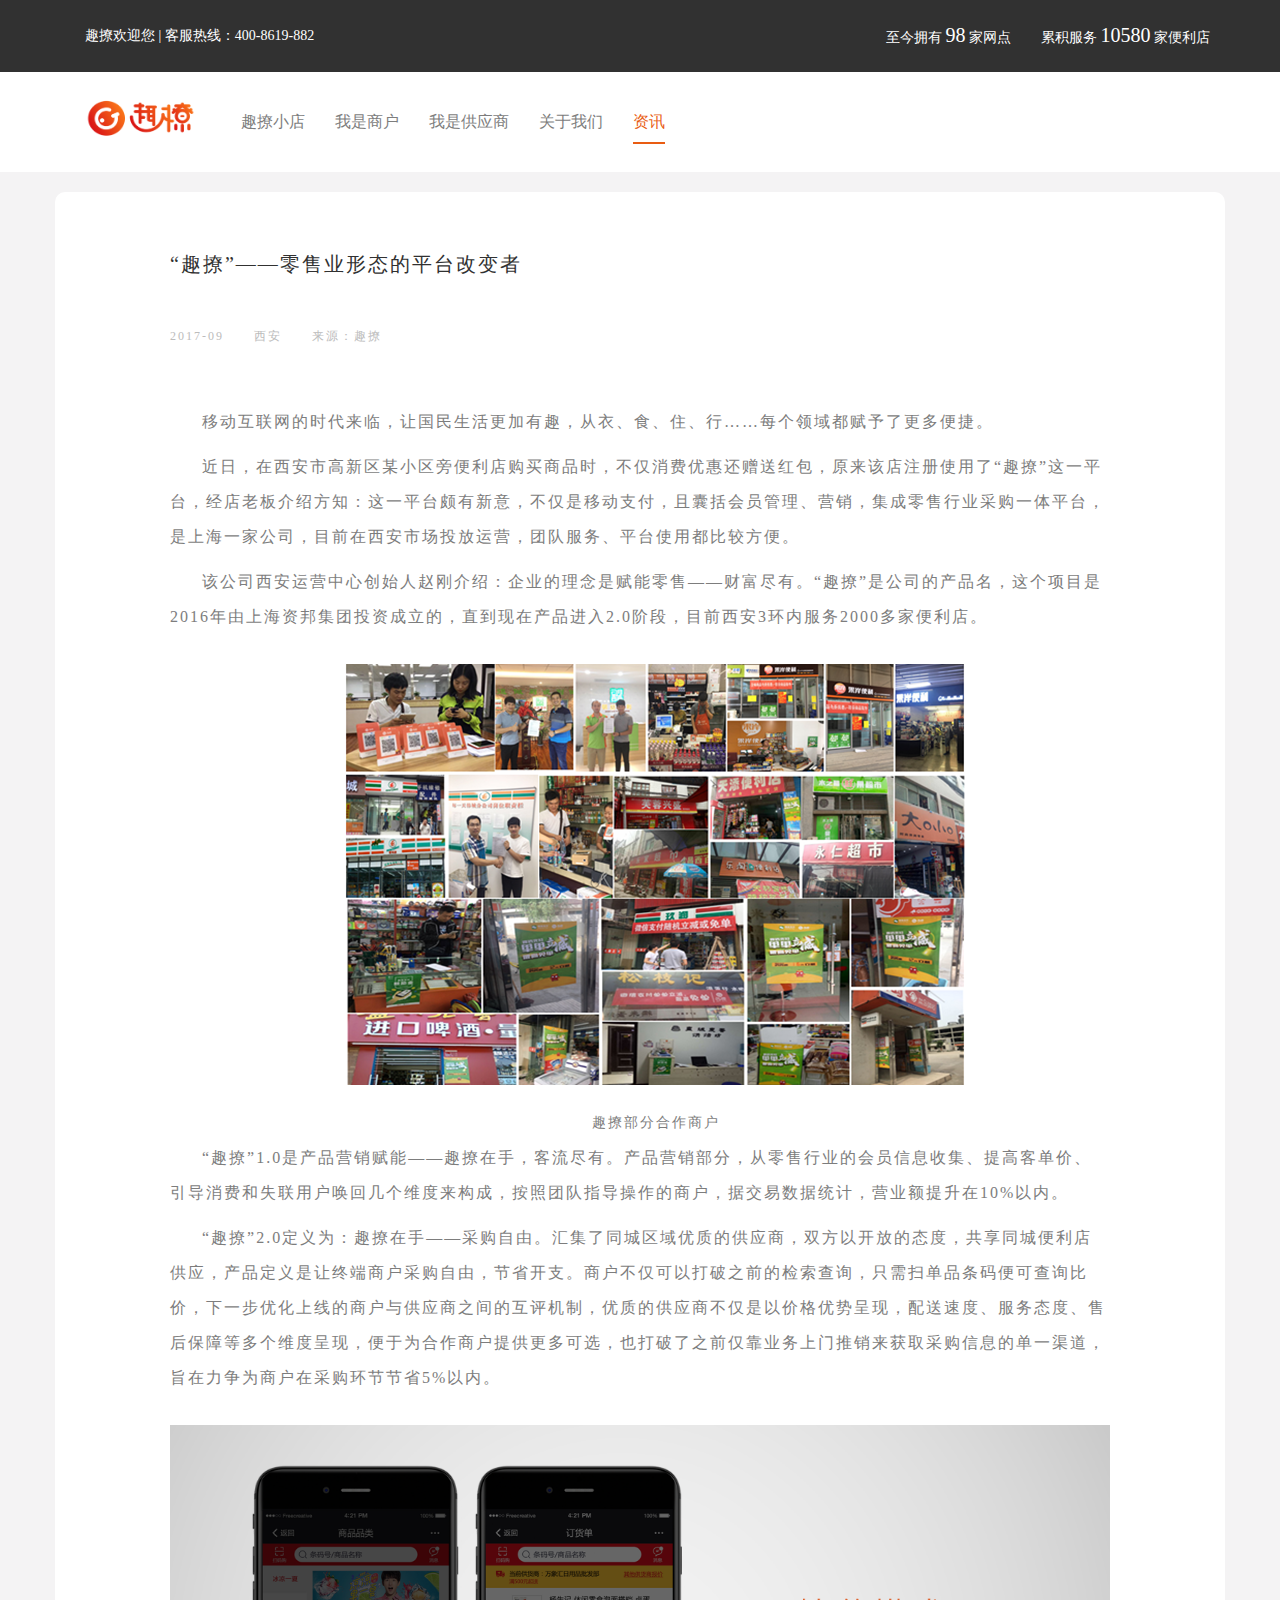
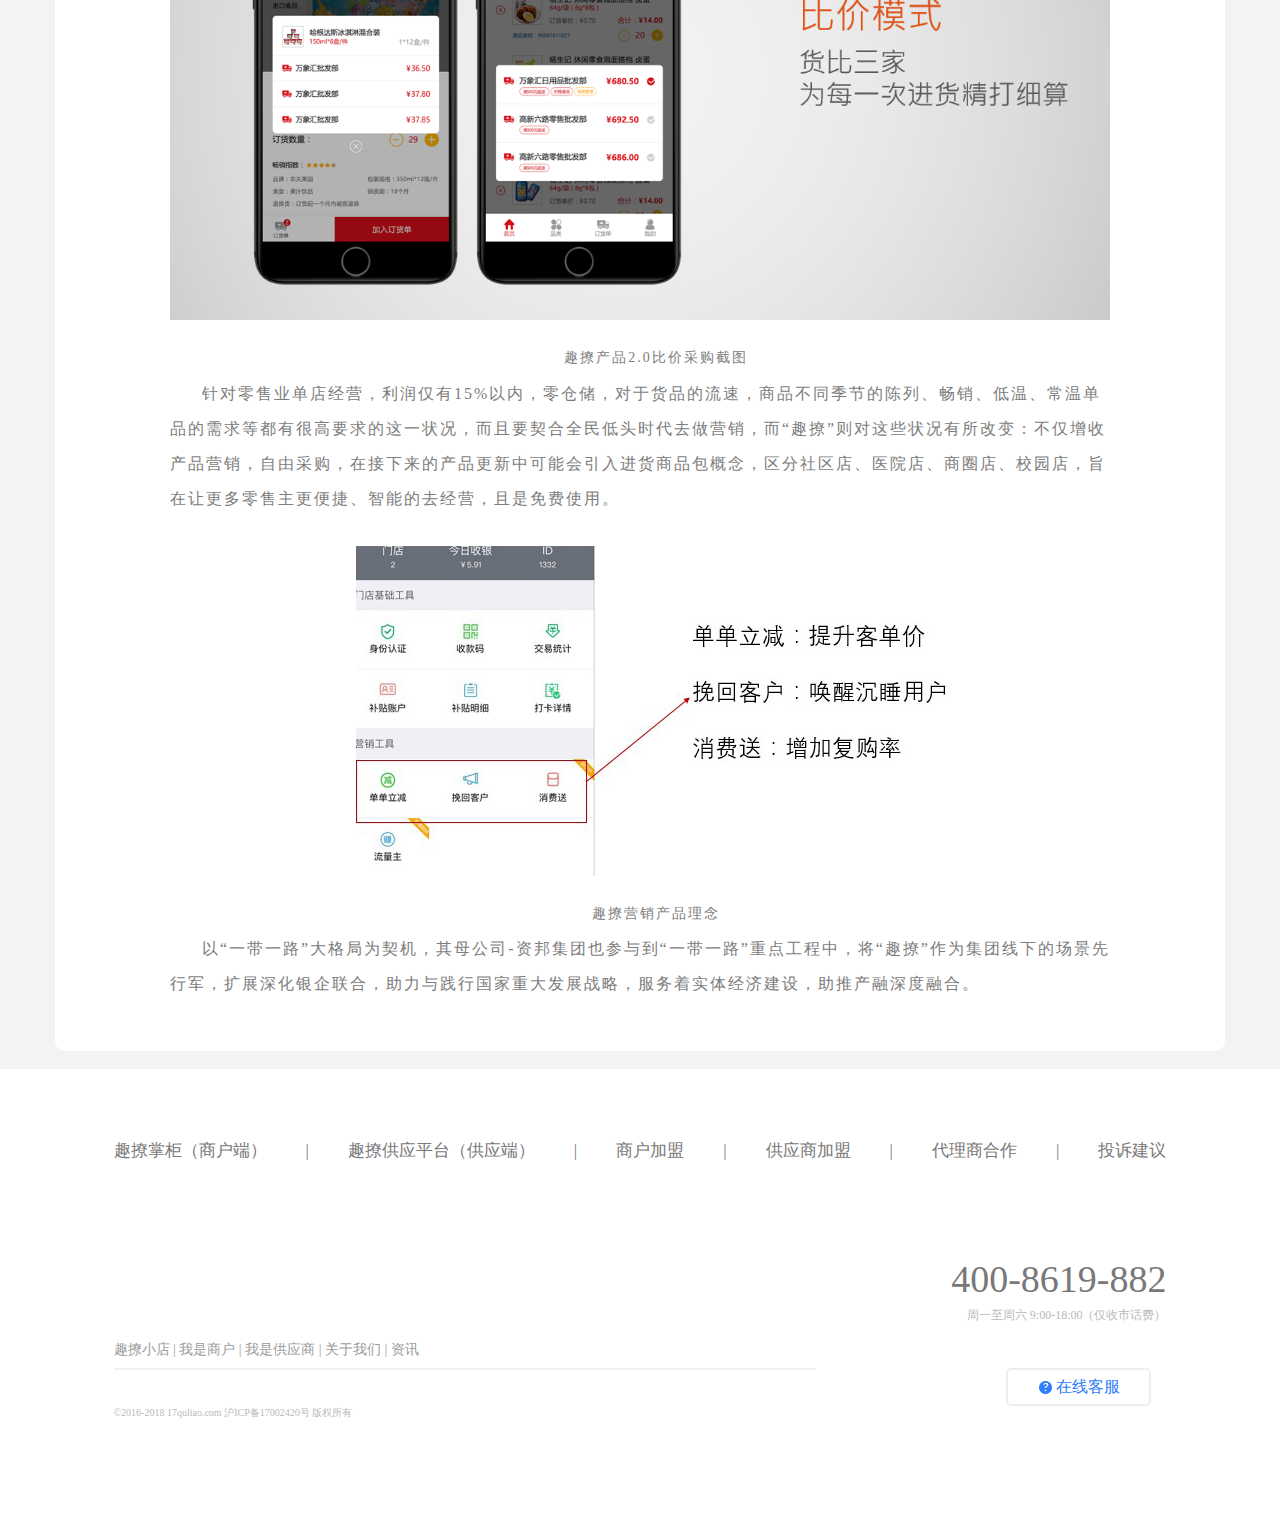
<file: page/news/news3.html>
<!DOCTYPE html>
<html lang="en">
<head>
    <meta charset="UTF-8">
    <meta http-equiv="X-UA-Compatible" content="IE=8">
    <title>资弘科技-趣撩新闻&nbsp;&nbsp;&nbsp;&nbsp;&nbsp;&nbsp;&nbsp;&nbsp;-零售业形态的平台改变者</title>
    <link rel="icon" href="../img/logo.ico" type="image/x-icon">
    <link rel="stylesheet" type="text/css" href="../css/bootstrap/bootstrap.min.css">
    <link rel="stylesheet" type="text/css" href="../css/bootstrap/bootstrap-theme.css">
    <link rel="stylesheet" type="text/css" href="../css/animate/animate.min.css">
    <link rel="stylesheet" type="text/css" href="../css/index.css">
    <link rel="stylesheet" type="text/css" href="../css/about.css">
</head>
<body>
<script type="text/javascript">
    if(navigator.userAgent.match(/mobile/i)) {
        top.location='https://www.zihongkeji.com/app/app_download/app_download.html';
    }
</script>
<div class="page-nav-top">
    <div class="nav">
        <div class="container">
            <div class="navbar-text">
                <span>趣撩欢迎您</span>
                <span>|</span>
                <span>客服热线：400-8619-882</span>
            </div>
            <ul class="nav navbar-nav navbar-right">
                <li>

                    <div class="navbar-text" style="margin-top: 10px;">
                        <span >至今拥有</span>
                        <span style="font-size: 20px" class="counter" >98</span>
                        <span>家网点</span>
                    </div>
                </li>
                <li>
                    <div class="navbar-text" style="margin-top: 10px;">
                        <span>累积服务</span>
                        <span style="font-size: 20px" class="counter" >10580</span>
                        <span>家便利店</span>
                    </div>
                </li>
            </ul>
        </div>
    </div>
</div>
<div class="page-nav">
    <div class="nav">
        <div class="container">
            <div class="navbar-text">
                <img src="../img/index/logo.png" alt="" style="width: 111px;height: 42px">
            </div>
            <ul class="nav navbar-nav navbar-text">
                <li>
                    <a href="../../index.html" target="_self">
                        <div>趣撩小店</div>
                    </a>
                </li>
                <li>
                    <a href="../merchant.html" target="_self">
                        <div>我是商户</div>
                    </a>
                </li>
                <li>
                    <a href="../supply.html" target="_self">
                        <div >我是供应商</div>
                    </a>
                </li>
                <li>
                    <a href="../about.html" target="_self">
                        <div>关于我们</div>
                    </a>
                </li>
                <li>
                    <a href="../information.html" style="color: #e95c12;">
                        <div style="padding-bottom:10px;border-bottom: 2px solid #e95c12;color: #e95c12;">资讯</div>
                    </a>
                </li>
            </ul>
        </div>
    </div>
</div>

<div id="detail-info">
    <div class="container" style="background-color: #ffffff; margin-top: 20px;border-radius: 10px;" >
        <div id="detail-title" style="padding-left: 100px;padding-right: 100px;line-height : 35px;letter-spacing: 2px">
            <div style="font-family: MicrosoftYaHei;font-size: 20px;color: #313131;margin-top: 55px">“趣撩”——零售业形态的平台改变者</div>
            <div id="detail-from" style="font-family: MicrosoftYaHeiLight;color:#bcbcbc;margin-top: 37px;font-size: 12px">
                <div style="float: left">
                    2017-09
                </div>
                <div style="float: left; margin-left:30px; margin-right: 30px ">
                    西安
                </div>
                <div style="margin-left:20px ">
                    来源：趣撩
                </div>
            </div>
            <div id="detail-text" style="margin-top:50px;font-size: 16px;color: #7d7d7d; margin-bottom: 50px;text-indent:2em;">
                <p>移动互联网的时代来临，让国民生活更加有趣，从衣、食、住、行……每个领域都赋予了更多便捷。</p>
                <p>近日，在西安市高新区某小区旁便利店购买商品时，不仅消费优惠还赠送红包，原来该店注册使用了“趣撩”这一平台，经店老板介绍方知：这一平台颇有新意，不仅是移动支付，且囊括会员管理、营销，集成零售行业采购一体平台，是上海一家公司，目前在西安市场投放运营，团队服务、平台使用都比较方便。</p>
                <p>该公司西安运营中心创始人赵刚介绍：企业的理念是赋能零售——财富尽有。“趣撩”是公司的产品名，这个项目是2016年由上海资邦集团投资成立的，直到现在产品进入2.0阶段，目前西安3环内服务2000多家便利店。</p>
                <p></p><p></p>
                <div style="margin:30px 0;text-align: center">
                    <img src="../img/news/20180112153308.png" alt="">
                </div>
                <h5 class="text-center">趣撩部分合作商户</h5>
                <p></p><p></p>
                <p>“趣撩”1.0是产品营销赋能——趣撩在手，客流尽有。产品营销部分，从零售行业的会员信息收集、提高客单价、引导消费和失联用户唤回几个维度来构成，按照团队指导操作的商户，据交易数据统计，营业额提升在10%以内。</p>
                <p>“趣撩”2.0定义为：趣撩在手——采购自由。汇集了同城区域优质的供应商，双方以开放的态度，共享同城便利店供应，产品定义是让终端商户采购自由，节省开支。商户不仅可以打破之前的检索查询，只需扫单品条码便可查询比价，下一步优化上线的商户与供应商之间的互评机制，优质的供应商不仅是以价格优势呈现，配送速度、服务态度、售后保障等多个维度呈现，便于为合作商户提供更多可选，也打破了之前仅靠业务上门推销来获取采购信息的单一渠道，旨在力争为商户在采购环节节省5%以内。</p>
                <p></p><p></p>
                <div style="margin:30px 0;text-align: center">
                    <img src="../img/news/20180112153057.png" class="img-responsive" alt="">
                </div>
                <h5 class="text-center">趣撩产品2.0比价采购截图</h5>
                <p></p><p></p>
                <p>针对零售业单店经营，利润仅有15%以内，零仓储，对于货品的流速，商品不同季节的陈列、畅销、低温、常温单品的需求等都有很高要求的这一状况，而且要契合全民低头时代去做营销，而“趣撩”则对这些状况有所改变：不仅增收产品营销，自由采购，在接下来的产品更新中可能会引入进货商品包概念，区分社区店、医院店、商圈店、校园店，旨在让更多零售主更便捷、智能的去经营，且是免费使用。</p>
                <p></p><p></p>
                <div style="margin:30px 0;text-align: center">
                    <img src="../img/news/0000000000.jpg" alt="">
                </div>
                <h5 class="text-center">趣撩营销产品理念</h5>
                <p></p><p></p>
                <p> 以“一带一路”大格局为契机，其母公司-资邦集团也参与到“一带一路”重点工程中，将“趣撩”作为集团线下的场景先行军，扩展深化银企联合，助力与践行国家重大发展战略，服务着实体经济建设，助推产融深度融合。</p>
            </div>
        </div>

    </div>
</div>
<div style="background-color: #ffffff;margin-top: 18px;padding-bottom: 105px">
    <div class="container" style="padding-top: 70px">
        <div class="row" style="font-family: MicrosoftYaHei;font-size: 17px;color: #797878;">
            <div class="col-md-1" style="width: 5%"></div>
            <div class="col-md-10" style="text-align: center;padding-left: 0;padding-right: 0;position: relative;width: 90%">
                <div style="text-align: center;display: flex;justify-content: space-between">
                    <div id="index-footer-merchant">
                        趣撩掌柜（商户端）
                    </div>
                    <div>|</div>
                    <div id="index-footer-supply">
                        趣撩供应平台（供应端）
                    </div>
                    <div>|</div>
                    <div>
                        商户加盟
                    </div>
                    <div>|</div>
                    <div>
                        供应商加盟
                    </div>
                    <div>|</div>
                    <div>代理商合作</div>
                    <div>|</div>
                    <div>投诉建议</div>
                </div>
                <div id="index-tip-merchant" style="visibility: hidden;position: absolute;left: 2%">
                    <img src="../img/index/index-merchant.png" alt="">
                </div>
                <div id="index-tip-supply" style="visibility: hidden;position: absolute;left: 25%">
                    <img src="../img/index/index-supply.png" alt="">
                </div>
                <div id="index-tip-online" style="visibility: hidden;position: absolute;bottom: 20%;right: 2%;">
                    <img src="../img/index/index-online.png" alt="">
                </div>
                <div style="padding-top: 89px;text-align: right;">
                    <div style="font-size: 38px;color: #797878;">
                        <div>
                            400-8619-882
                        </div>
                    </div>
                    <div style="font-family: MicrosoftYaHei;font-size: 12px;color: #bab9b9; ">
                        <div>
                            周一至周六 9:00-18:00（仅收市话费）
                        </div>
                    </div>
                </div>
                <div style="margin-top: 16px">
                    <div class="col-md-4" style="text-align: left;padding-left: 0;padding-right: 0;">
                        <div style="font-size: 14px;font-family: MicrosoftYaHeiLight;color: #9b9b9b;">
                            <div class="display-inline" onclick='window.open("../../index.html","_self") '>
                                <a class="footer-color">趣撩小店</a></div>
                            <div class="display-inline">|</div>
                            <div class="display-inline" onclick='window.open("../../page/merchant.html","_self") '>
                                <a class="footer-color">我是商户</a></div>
                            <div class="display-inline">|</div>
                            <div class="display-inline" onclick='window.open("../../page/supply.html","_self") '>
                                <a class="footer-color">我是供应商</a></div>
                            <div class="display-inline">|</div>
                            <div class="display-inline" onclick='window.open("../../page/about.html","_self") '>
                                <a class="footer-color">关于我们</a></div>
                            <div class="display-inline">|</div>
                            <div class="display-inline" onclick='window.open("../../page/information.html","_self") '>
                                <a class="footer-color">资讯</a></div>
                        </div>
                    </div>
                    <div class="col-md-4">
                    </div>
                    <div class="col-md-4"></div>
                </div>
                <div style="margin-top: 44px;">
                    <div class="col-md-8" style="border: 1px solid #f4f3f4">
                        <div></div>
                    </div>
                    <div class="col-md-2"></div>
                    <div class="col-md-2" id="zihong-statement">
                        <button id="btn-index-contact">
                            <img src="../img/index/index-7.png">
                            <span>在线客服</span>
                        </button>
                    </div>
                </div>
                <div style="text-align: left;font-family: MicrosoftYaHeiLight;font-size: 10px;color: #bab9b9;">
                    ©2016-2018&nbsp;17quliao.com&nbsp;沪ICP备17002420号&nbsp;版权所有
                </div>
            </div>
            <div class="col-md-1" style="width: 5%"></div>
        </div>
    </div>
</div>
<script src="../js/jquery/jquery.min.js" type="text/javascript" charset="utf-8"></script>
<script src="../js/jquery/jquery.countup.min.js" type="text/javascript" charset="utf-8"></script>
<script src="../js/jquery/jquery.waypoints.min.js" type="text/javascript" charset="utf-8"></script>
<script src="../js/bootstrap/bootstrap.js" type="text/javascript" charset="utf-8"></script>
<script src="../js/wow.js" type="text/javascript" charset="utf-8"></script>
<script src="../js/index.js" type="text/javascript" charset="utf-8"></script>
</body>
</html>
</file>
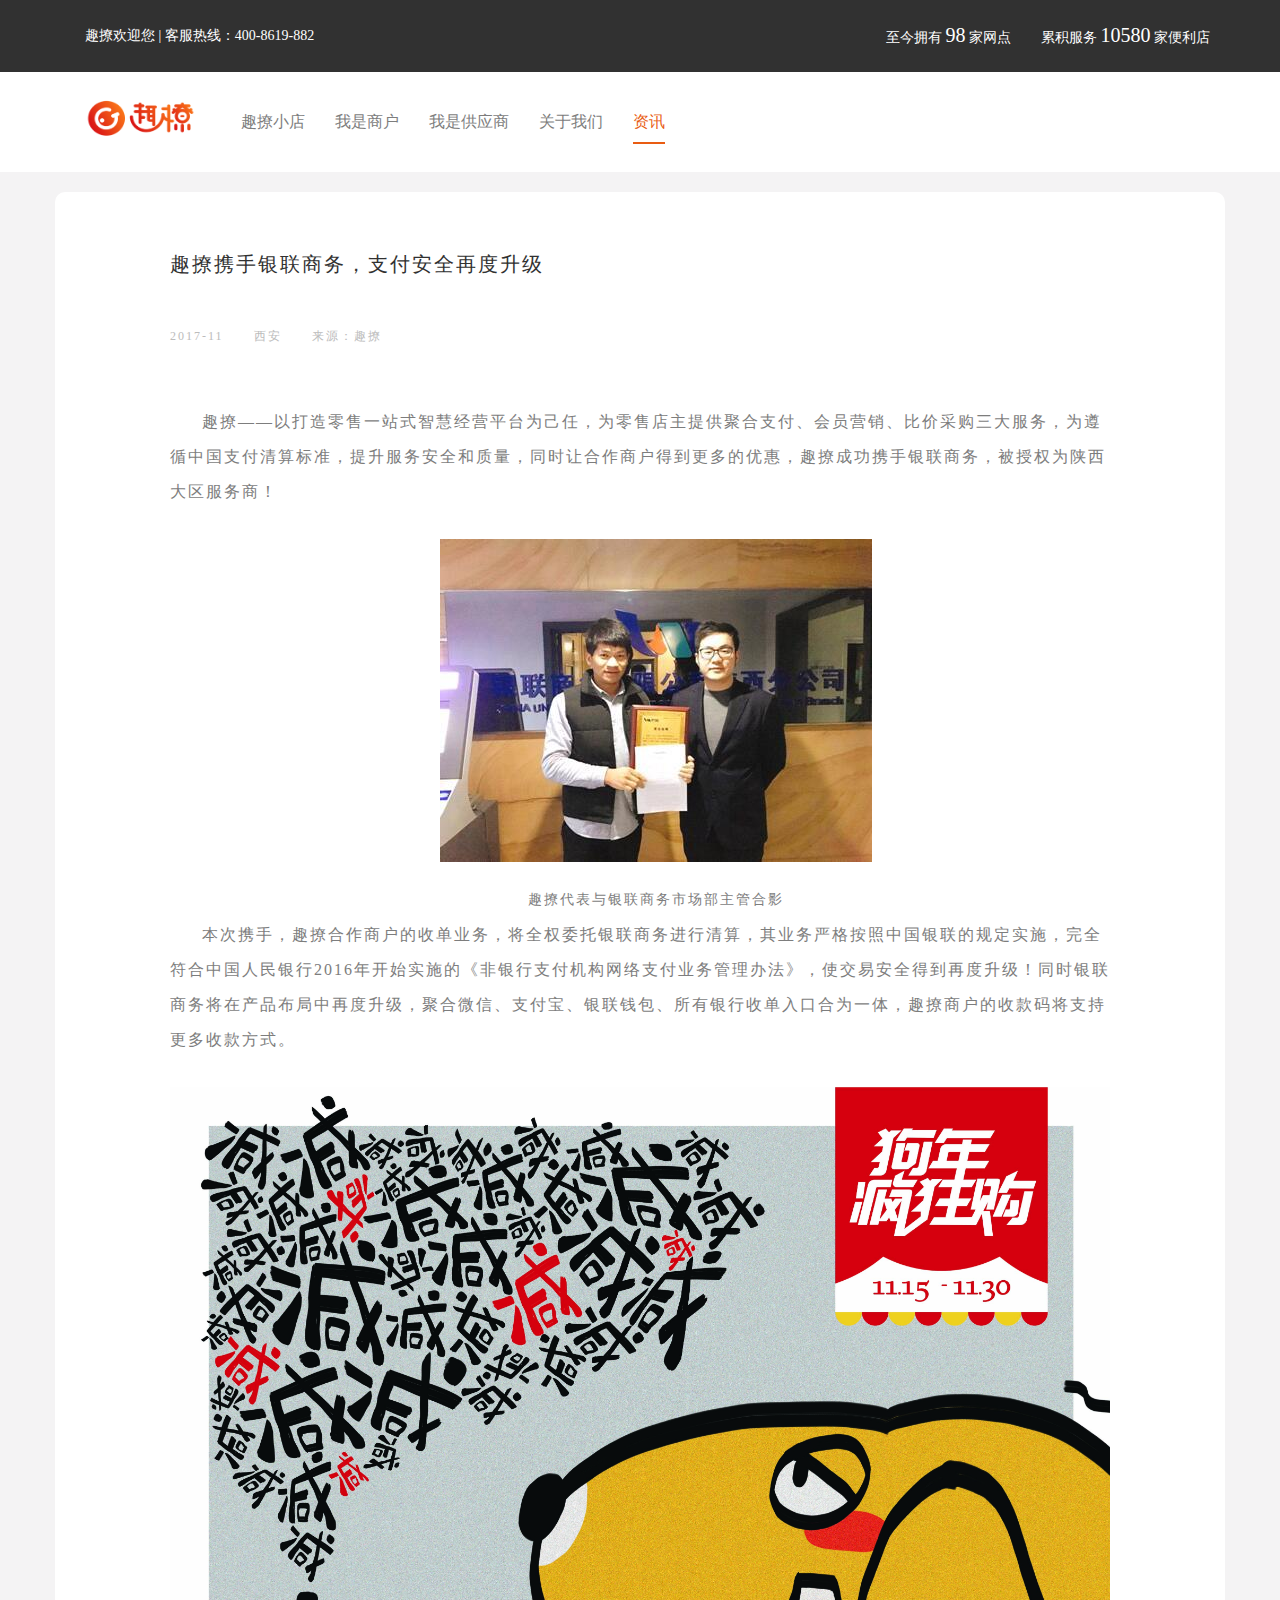
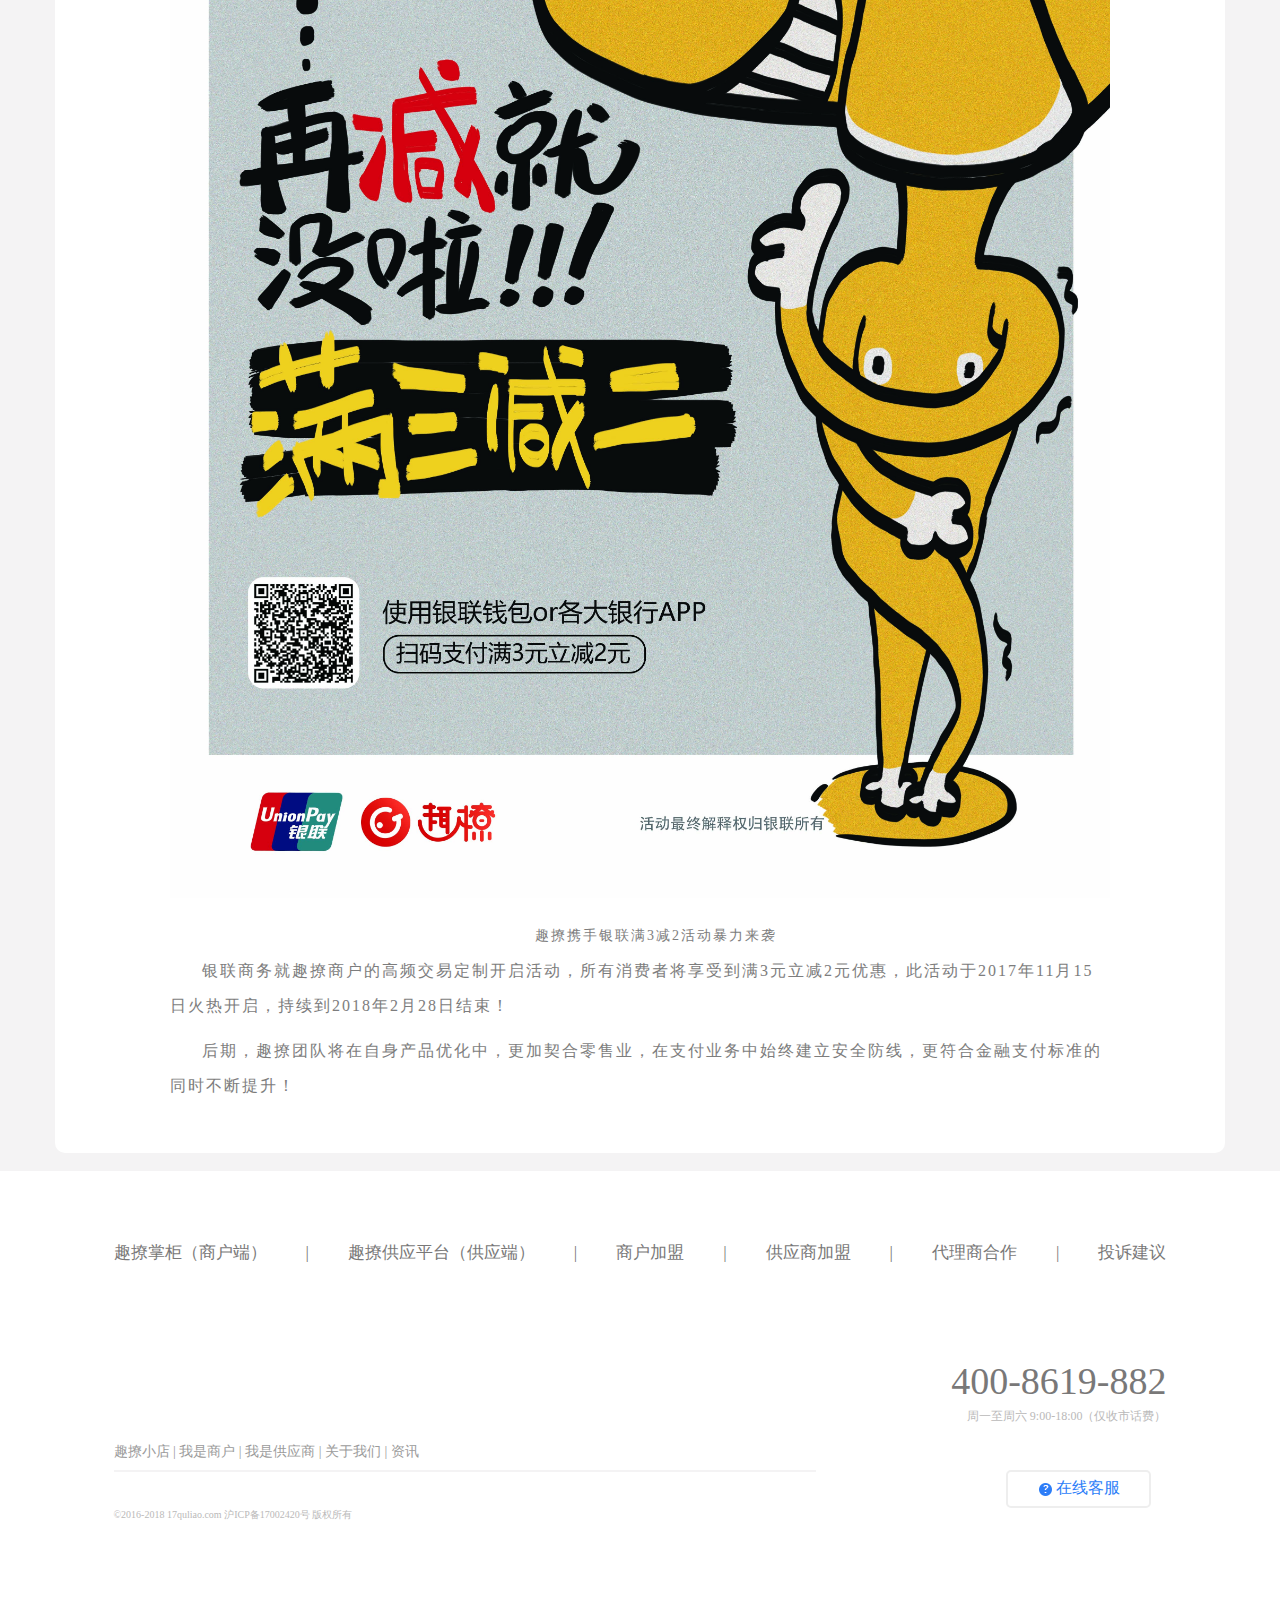
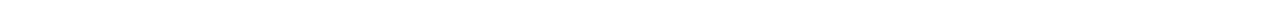
<file: page/news/news4.html>
<!DOCTYPE html>
<html lang="en">
<head>
    <meta charset="UTF-8">
    <meta http-equiv="X-UA-Compatible" content="IE=8">
    <title>资弘科技-趣撩新闻&nbsp;&nbsp;&nbsp;&nbsp;&nbsp;&nbsp;&nbsp;&nbsp;-零售业形态的平台改变者</title>
    <link rel="icon" href="../img/logo.ico" type="image/x-icon">
    <link rel="stylesheet" type="text/css" href="../css/bootstrap/bootstrap.min.css">
    <link rel="stylesheet" type="text/css" href="../css/bootstrap/bootstrap-theme.css">
    <link rel="stylesheet" type="text/css" href="../css/animate/animate.min.css">
    <link rel="stylesheet" type="text/css" href="../css/index.css">
    <link rel="stylesheet" type="text/css" href="../css/about.css">
</head>
<body>
<script type="text/javascript">
    if(navigator.userAgent.match(/mobile/i)) {
        top.location='https://www.zihongkeji.com/app/app_download/app_download.html';
    }
</script>
<div class="page-nav-top">
    <div class="nav">
        <div class="container">
            <div class="navbar-text">
                <span>趣撩欢迎您</span>
                <span>|</span>
                <span>客服热线：400-8619-882</span>
            </div>
            <ul class="nav navbar-nav navbar-right">
                <li>

                    <div class="navbar-text" style="margin-top: 10px;">
                        <span >至今拥有</span>
                        <span style="font-size: 20px" class="counter" >98</span>
                        <span>家网点</span>
                    </div>
                </li>
                <li>
                    <div class="navbar-text" style="margin-top: 10px;">
                        <span>累积服务</span>
                        <span style="font-size: 20px" class="counter" >10580</span>
                        <span>家便利店</span>
                    </div>
                </li>
            </ul>
        </div>
    </div>
</div>
<div class="page-nav">
    <div class="nav">
        <div class="container">
            <div class="navbar-text">
                <img src="../img/index/logo.png" alt="" style="width: 111px;height: 42px">
            </div>
            <ul class="nav navbar-nav navbar-text">
                <li>
                    <a href="../../index.html" target="_self">
                        <div>趣撩小店</div>
                    </a>
                </li>
                <li>
                    <a href="../merchant.html" target="_self">
                        <div>我是商户</div>
                    </a>
                </li>
                <li>
                    <a href="../supply.html" target="_self">
                        <div >我是供应商</div>
                    </a>
                </li>
                <li>
                    <a href="../about.html" target="_self">
                        <div>关于我们</div>
                    </a>
                </li>
                <li>
                    <a href="../information.html" style="color: #e95c12;">
                        <div style="padding-bottom:10px;border-bottom: 2px solid #e95c12;color: #e95c12;">资讯</div>
                    </a>
                </li>
            </ul>
        </div>
    </div>
</div>

<div id="detail-info">
    <div class="container" style="background-color: #ffffff; margin-top: 20px;border-radius: 10px;" >
        <div id="detail-title" style="padding-left: 100px;padding-right: 100px;line-height : 35px;letter-spacing: 2px">
            <div style="font-family: MicrosoftYaHei;font-size: 20px;color: #313131;margin-top: 55px">趣撩携手银联商务，支付安全再度升级</div>
            <div id="detail-from" style="font-family: MicrosoftYaHeiLight;color:#bcbcbc;margin-top: 37px;font-size: 12px">
                <div style="float: left">
                    2017-11
                </div>
                <div style="float: left; margin-left:30px; margin-right: 30px ">
                    西安
                </div>
                <div style="margin-left:20px ">
                    来源：趣撩
                </div>
            </div>
            <div id="detail-text" style="margin-top:50px;font-size: 16px;color: #7d7d7d; margin-bottom: 50px;text-indent:2em;">
                <p>趣撩——以打造零售一站式智慧经营平台为己任，为零售店主提供聚合支付、会员营销、比价采购三大服务，为遵循中国支付清算标准，提升服务安全和质量，同时让合作商户得到更多的优惠，趣撩成功携手银联商务，被授权为陕西大区服务商！</p>
                <p></p><p></p>
                <div style="margin:30px 0;text-align: center">
                    <img src="../img/news/new4-1.jpg" alt="">
                </div>
                <h5 class="text-center">趣撩代表与银联商务市场部主管合影</h5>
                <p></p><p></p>
                <p>本次携手，趣撩合作商户的收单业务，将全权委托银联商务进行清算，其业务严格按照中国银联的规定实施，完全符合中国人民银行2016年开始实施的《非银行支付机构网络支付业务管理办法》，使交易安全得到再度升级！同时银联商务将在产品布局中再度升级，聚合微信、支付宝、银联钱包、所有银行收单入口合为一体，趣撩商户的收款码将支持更多收款方式。</p>
                <p></p><p></p>
                <div style="margin:30px 0;text-align: center">
                    <img src="../img/news/1110.jpg" class="img-responsive" alt="">
                </div>
                <h5 class="text-center">趣撩携手银联满3减2活动暴力来袭</h5>
                <p></p><p></p>
                <p>银联商务就趣撩商户的高频交易定制开启活动，所有消费者将享受到满3元立减2元优惠，此活动于2017年11月15日火热开启，持续到2018年2月28日结束！</p>
                <p>后期，趣撩团队将在自身产品优化中，更加契合零售业，在支付业务中始终建立安全防线，更符合金融支付标准的同时不断提升！</p>
            </div>
        </div>

    </div>
</div>
<div style="background-color: #ffffff;margin-top: 18px;padding-bottom: 105px">
    <div class="container" style="padding-top: 70px">
        <div class="row" style="font-family: MicrosoftYaHei;font-size: 17px;color: #797878;">
            <div class="col-md-1" style="width: 5%"></div>
            <div class="col-md-10" style="text-align: center;padding-left: 0;padding-right: 0;position: relative;width: 90%">
                <div style="text-align: center;display: flex;justify-content: space-between">
                    <div id="index-footer-merchant">
                        趣撩掌柜（商户端）
                    </div>
                    <div>|</div>
                    <div id="index-footer-supply">
                        趣撩供应平台（供应端）
                    </div>
                    <div>|</div>
                    <div>
                        商户加盟
                    </div>
                    <div>|</div>
                    <div>
                        供应商加盟
                    </div>
                    <div>|</div>
                    <div>代理商合作</div>
                    <div>|</div>
                    <div>投诉建议</div>
                </div>
                <div id="index-tip-merchant" style="visibility: hidden;position: absolute;left: 2%">
                    <img src="../img/index/index-merchant.png" alt="">
                </div>
                <div id="index-tip-supply" style="visibility: hidden;position: absolute;left: 25%">
                    <img src="../img/index/index-supply.png" alt="">
                </div>
                <div id="index-tip-online" style="visibility: hidden;position: absolute;bottom: 20%;right: 2%;">
                    <img src="../img/index/index-online.png" alt="">
                </div>
                <div style="padding-top: 89px;text-align: right;">
                    <div style="font-size: 38px;color: #797878;">
                        <div>
                            400-8619-882
                        </div>
                    </div>
                    <div style="font-family: MicrosoftYaHei;font-size: 12px;color: #bab9b9; ">
                        <div>
                            周一至周六 9:00-18:00（仅收市话费）
                        </div>
                    </div>
                </div>
                <div style="margin-top: 16px">
                    <div class="col-md-4" style="text-align: left;padding-left: 0;padding-right: 0;">
                        <div style="font-size: 14px;font-family: MicrosoftYaHeiLight;color: #9b9b9b;">
                            <div class="display-inline" onclick='window.open("../../index.html","_self") '>
                                <a class="footer-color">趣撩小店</a></div>
                            <div class="display-inline">|</div>
                            <div class="display-inline" onclick='window.open("../../page/merchant.html","_self") '>
                                <a class="footer-color">我是商户</a></div>
                            <div class="display-inline">|</div>
                            <div class="display-inline" onclick='window.open("../../page/supply.html","_self") '>
                                <a class="footer-color">我是供应商</a></div>
                            <div class="display-inline">|</div>
                            <div class="display-inline" onclick='window.open("../../page/about.html","_self") '>
                                <a class="footer-color">关于我们</a></div>
                            <div class="display-inline">|</div>
                            <div class="display-inline" onclick='window.open("../../page/information.html","_self") '>
                                <a class="footer-color">资讯</a></div>
                        </div>
                    </div>
                    <div class="col-md-4">
                    </div>
                    <div class="col-md-4"></div>
                </div>
                <div style="margin-top: 44px;">
                    <div class="col-md-8" style="border: 1px solid #f4f3f4">
                        <div></div>
                    </div>
                    <div class="col-md-2"></div>
                    <div class="col-md-2" id="zihong-statement">
                        <button id="btn-index-contact">
                            <img src="../img/index/index-7.png">
                            <span>在线客服</span>
                        </button>
                    </div>
                </div>
                <div style="text-align: left;font-family: MicrosoftYaHeiLight;font-size: 10px;color: #bab9b9;">
                    ©2016-2018&nbsp;17quliao.com&nbsp;沪ICP备17002420号&nbsp;版权所有
                </div>
            </div>
            <div class="col-md-1" style="width: 5%"></div>
        </div>
    </div>
</div>
<script src="../js/jquery/jquery.min.js" type="text/javascript" charset="utf-8"></script>
<script src="../js/jquery/jquery.countup.min.js" type="text/javascript" charset="utf-8"></script>
<script src="../js/jquery/jquery.waypoints.min.js" type="text/javascript" charset="utf-8"></script>
<script src="../js/bootstrap/bootstrap.js" type="text/javascript" charset="utf-8"></script>
<script src="../js/wow.js" type="text/javascript" charset="utf-8"></script>
<script src="../js/index.js" type="text/javascript" charset="utf-8"></script>
</body>
</html>
</file>
<file: page/css/index.css>
*{
    -webkit-box-sizing: border-box;
    -moz-box-sizing: border-box;
    box-sizing: border-box;
    padding: 0;
    margin: 0;
}

body {
    top: 0;
    left: 0;
    font-family: MicrosoftYaHei;
    user-select:none;
    background-color: #f4f3f4;
}

.page-nav-top{
    height: 72px;
    background-color: #313131;
}
.page-nav-top .container {
    padding-top: 11px;
}
.page-nav-top span {
    font-family: MicrosoftYaHeiLight;
    font-size: 14px;
    color: #ffffff;
}
.page-nav-top .container a{
    color: #7d7d7d;
    font-size: 14px;
}
.page-nav {
    height: 100px;
    background-color: #ffffff;
}

.page-nav .container {
    padding-top: 10px;
    overflow: hidden;
}
.page-nav .container  a{
    color: #929292;
    font-size: 16px;
}

.page-nav .container li:hover, li:visited, li:link, li:active {
    text-decoration: none;
    color:transparent;
}

.page-nav .container a div {
    padding-bottom:10px;
    border-bottom: 2px solid transparent;
    font-family: MicrosoftYaHei;
    font-size: 16px;
    color: #7d7d7d;
}
.page-nav .container a div:hover{
    /*transition:color 1s;*/
    transition: all 1s;
    color: #e95c12;
    padding-bottom:10px;
    border-bottom: 2px solid #e95c12
}
.page-footer .container .footer-href-nav {
    margin:70px 0;
    padding: 0 10px;
    font-size: 17px;
    color: #585858
}
.page-footer .container a{
    text-decoration:none;
    color: #585858
}

.page-footer .container .footer-href-nav div{
    display:inline;
    margin: 0 70px;
}

#footer-link a{
    color: #9b9b9b;
    font-size: 14px;
}

#footer-link p{
    padding-top: 11px;
}
#footer-link li {
    text-align: left;
}

#zihong-state {
    color: #bab9b9;
    font-size: 10px;
    padding-left: 10px
}

#zihong-statement .container {
    padding-top: 0px;
}
#zihong-statement button {
    background-color: #ffffff;
    border-radius: 5px;
    border: solid 2px #eeeeee;
    height: 38px;
    width: 145px;
}
#zihong-statement span {
    color: #2d7ef8;
    font-size: 16px;
    font-weight: normal;
    font-stretch: normal;
    line-height: 0px;
    letter-spacing: 0px;
}

.display-inline {
    display:inline;
}

.inline-distance {
    margin: 0 33px;
}

.inline-distance-left {
    margin: 0 10px;
}

#first-index-div {
    height: 686px;
    background: url("../img/index/index-1.png") no-repeat center center;
    background-size: cover;
    position: relative;
}

#second-index-div {
    height: 680px;
    background: url("../img/index/index-2.png") no-repeat center center;
    background-size: cover;
    position: relative;
}

#fourth-index-div {
    height: 680px;
    /*background: url("../img/index/index-4.png") no-repeat center center;*/
    background-color: #ffffff;
    background-size: cover;
    position: relative;
}

#sixth-index-div {
    height: 680px;
    background: url("../img/index/index-6.png") no-repeat center center;
    background-size: cover;
    position: relative;
}
.tooltip-inner {
    background: #ffffff;
}

.footer-color {
    color: #9b9b9b;
}
.footer-color:hover{
    text-decoration: none;
    color: #e95c12;;
}
.footer-color:visited{
    text-decoration: none;
    color: #e95c12;
}
</file>
<file: page/css/zihongpop.css>
ol, ul, menu {
	list-style:none
}
a:focus {
	outline:none
}
textarea {
	overflow:auto;
	vertical-align:top
}
/*window*/
.theme-popover-mask {
	z-index: 9998;
	position:fixed;
	top:0;
	left:0;
	width:100%;
	height:100%;
	background:#000;
	opacity:0.4;
	filter:alpha(opacity=40);
	display:none
}

.theme-popover-background {
	z-index:9999;
	position:fixed;
	left: 25%;
	top: 10%;
	width: 954px;
	height: 697px;
	border-radius:20px;
	display:none;
}

.theme-popover {
	margin-top: 50px;
	border-radius:20px;
	width: 905px;
	height: 650px;
	border:solid 2px #666;
	background-color: #ffffff;
	box-shadow: 0 0 10px #666;
}
.theme-poptit {
	text-align: center;
	padding:12px;
	position: relative;
}
.theme-popbod {
	padding:30px 30px;
	color:#444;
	height: 148px;
}
.theme-popbom {
	padding:15px;
	background-color:#f6f6f6;
	border-top:1px solid #ddd;
	border-radius:0 0 5px 5px;
	color:#666
}
.inline-distract {
	margin-top: 32px;
	padding-left: 60px;
}
</file>
<file: page/css/about.css>
body {
    background-color: #f4f3f4;
}

.page-img #first-about-div {
    height: 640px;
    background: url("../img/about/about-1.png") no-repeat center right;
    background-size: auto;
    position: relative;
}

#page-about-first p {
    margin: 0 0;
}

.company-icon {
    position: absolute;
    top: 50%;
    margin-top: -8px;
    width: 17px;
    height: 17px;
    background-image: linear-gradient(18deg, #d70b15 0%, #fc7919 100%);
    border-radius: 10px;
    float: left
}
.company-list {
    font-family: MicrosoftYaHei;
    font-size: 25px;
    color: #313131;
    margin-left: 30px;
}

.company-line {
    border-bottom: 1px solid #eeeeee;
    margin-top: 32px;
    margin-bottom: 70px;
}

.company-history-icon {
    position: absolute;
    top: 50%;
    margin-top: -4px;
    margin-left: 4px;
    width: 8px;
    height: 8px;
    background-image: linear-gradient(18deg, #d70b15 0%, #fc7919 100%);
    border-radius: 8px;
    float: left;
    margin-bottom: 90px;
}

.company-history-list {
    font-size: 18px;
    color: #7d7d7d;
    margin-left: 35px;
}

.company-history-info {
    margin-left: 18px;
    color: #7d7d7d;
}

.company-history-list-info {
    padding-left: 120px;
    position: relative;
    font-size: 20px
}

.company-history-line {
    border-bottom: 1px solid #eeeeee;
    margin: 15px 310px 15px 250px
}

.list-distract {
    position: relative;
    left: 10%;
    margin-top: 43px;
}

.company-history-icon-more {
    position: absolute;
    top: 25%;
    margin-top: -4px;
    margin-left: 4px;
    width: 8px;
    height: 8px;
    background-image: linear-gradient(18deg, #d70b15 0%, #fc7919 100%);
    border-radius: 8px;
    float: left;
    margin-bottom: 90px;
}
.company-history-info-more {
    margin-left: 130px;
    color: #7d7d7d;
}

.container-about {
    background-color: #ffffff;
    border-radius: 20px;
    padding-left: 0px;
    padding-right: 0px;
}

#company-culture .footer-href-nav {
    text-align: center;
    margin:70px 0;
    padding: 0 10px;
    font-size: 17px;
    color: #797878
}

#company-culture .container a{
    text-decoration:none;
    color: #797878
}

#company-culture .container .footer-href-nav .segmenting-line{
    display:inline;
    margin: 0 78px;
    float: left;
}

.about-culture-img {
    height: 9px;
    background-image: url("../img/about/about-culture.png");
    background-position: center center;
    background-repeat: no-repeat;
    background-size: contain;
    margin-bottom: 65px;
    margin-top: 91px;
}
.about-culture-text {
    display: none;
    padding-bottom: 30px;
    font-family: MicrosoftYaHei-Bold;
    font-size: 20px;
    background: -webkit-linear-gradient(left, #da1315, #fb7519);
    -webkit-background-clip: text;
    -webkit-text-fill-color: transparent;
}
.about-culture-title {
    padding-top: 65px;
    font-family: MicrosoftYaHei-Bold;
    font-size: 20px;
    color: #585858;
}

.about-culture-title-too {
    padding-top: 80px;
    font-family: MicrosoftYaHei-Bold;
    font-size: 20px;
    color: #585858;
}
.about-culture-img-too {
    height: 9px;
    background-image: url("../img/about/about-culture.png");
    background-position: center center;
    background-repeat: no-repeat;
    background-size: contain;
    margin-bottom: 65px;
    margin-top: 45px;
}

.about-culture-title-hover {
    padding-top: 30px;
}

.about-culture-text-hover {
    display: inline;
}

.about-culture-img-hover {
    margin-bottom: 60px;
    margin-top: 45px;
}
</file>
<file: page/css/merchant.css>
body {
    background-color: #f4f3f4;
}

.page-img #first-merchant-div {
    height: 509px;
    background: url("../img/merchant/merchant-1.png") no-repeat center center;
    background-size: cover;
    position: relative;
}

#second-merchant-div {
    height: 480px;
    background: url("../img/merchant/merchant-2.png") no-repeat center center;
    background-size: cover;
    position: relative;
}

#third-merchant-div {
    height: 440px;
    background: url("../img/merchant/merchant-3.png") no-repeat center center;
    background-size: cover;
    position: relative;
}

#fourth-merchant-div {
    height: 509px;
    background: url("../img/merchant/merchant-4.png") no-repeat center center;
    background-size: cover;
    position: relative;
}

#fifth-merchant-div {
    height: 491px;
    background: url("../img/merchant/merchant-5.png") no-repeat center center;
    background-size: cover;
    position: relative;
}
</file>
<file: page/css/supply.css>
body {
    background-color: #f4f3f4;
}

#first-supply-div {
    height: 696px;
    background: url("../img/supply/supply-1.png") no-repeat center center;
    background-size: cover;
}

#second-supply-div {
    height: 428px;
    background: url("../img/supply/supply-2.png") no-repeat center center;
    background-size: cover;
}

#third-supply-div {
    height: 428px;
    background: url("../img/supply/supply-3.png") no-repeat center center;
    background-size: cover;
}

#fourth-supply-div {
    height: 428px;
    background: url("../img/supply/supply-4.png") no-repeat center center;
    background-size: cover;
}
</file>
